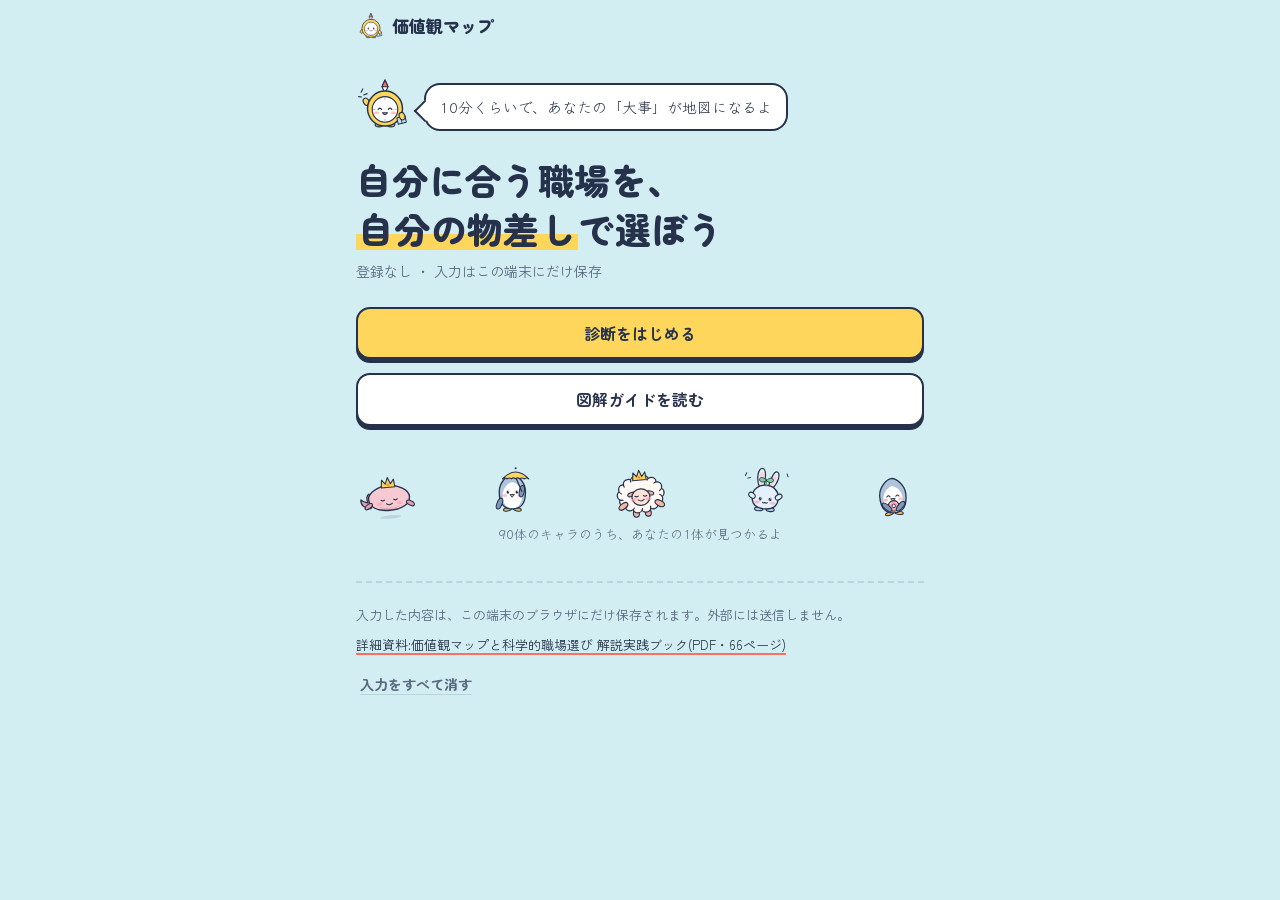
<file: index.html>
<!DOCTYPE html>
<html lang="ja">
<head>
<meta charset="UTF-8">
<meta name="viewport" content="width=device-width, initial-scale=1, viewport-fit=cover">
<title>価値観マップ診断</title>
<meta name="description" content="カードを仕分けて、あなたが大事にしたいことの順位を地図にする診断。職場選びの物差しづくりに。登録なし、入力はこの端末にだけ保存。">
<meta name="theme-color" content="#D3EEF3">
<link rel="icon" href="data:image/svg+xml,%3Csvg xmlns=%22http://www.w3.org/2000/svg%22 viewBox=%220 0 64 64%22%3E%3Cpath d=%22M32 2l5 12H27z%22 fill=%22%23FF6F5E%22 stroke=%22%2326324B%22 stroke-width=%223%22 stroke-linejoin=%22round%22/%3E%3Ccircle cx=%2232%22 cy=%2237%22 r=%2224%22 fill=%22%23FFD65C%22 stroke=%22%2326324B%22 stroke-width=%224%22/%3E%3Ccircle cx=%2232%22 cy=%2238%22 r=%2216%22 fill=%22%23fff%22 stroke=%22%2326324B%22 stroke-width=%223%22/%3E%3Ccircle cx=%2226%22 cy=%2237%22 r=%222.6%22 fill=%22%2326324B%22/%3E%3Ccircle cx=%2238%22 cy=%2237%22 r=%222.6%22 fill=%22%2326324B%22/%3E%3C/svg%3E">
<link rel="preconnect" href="https://fonts.googleapis.com">
<link rel="preconnect" href="https://fonts.gstatic.com" crossorigin>
<link href="https://fonts.googleapis.com/css2?family=Zen+Maru+Gothic:wght@500;700;900&family=Zen+Kaku+Gothic+New:wght@400;500;700&family=Klee+One:wght@600&display=swap" rel="stylesheet">
<link rel="stylesheet" href="app.css">
</head>
<body>
<header class="topbar">
  <a class="logo" href="#/" aria-label="価値観マップ トップへ"><span class="cv" data-m="normal" data-w="30"></span>価値観マップ</a>
  <span class="sp"></span>
  <span id="barRight"></span>
</header>
<main id="app" tabindex="-1" aria-live="polite"></main>
<div class="toast" id="toast" role="status"></div>

<dialog class="dlg" id="saveDlg" aria-labelledby="saveTitle">
  <button type="button" class="iconb x" id="dlgClose" aria-label="閉じる">×</button>
  <div id="saveChoose">
    <h2 id="saveTitle">保存</h2>
    <p class="small">入力内容は、この端末のブラウザに自動で保存されています。ファイルとして手元に残したいときに使ってください。</p>
    <div class="choices">
      <button type="button" class="choice" id="optText"><b>テキスト(Markdown)</b><span>コピーしてメモやAIに貼れる。.md ファイルでも保存できる</span></button>
      <button type="button" class="choice" id="optPdf"><b>PDF</b><span>キャラと図の入ったレポートを表示して、印刷機能からPDFにする</span></button>
    </div>
  </div>
  <div id="saveText" hidden>
    <h2>テキストで保存</h2>
    <textarea id="mdOut" readonly aria-label="保存するテキスト"></textarea>
    <div class="row">
      <button type="button" class="b small" id="mdCopy">コピー</button>
      <button type="button" class="b sec small" id="mdDl">.md で保存</button>
    </div>
    <p class="small" id="mdMsg" role="status"></p>
    <button type="button" class="linkb" id="mdBack">← 形式を選び直す</button>
  </div>
</dialog>

<div id="rpBar">
  <p id="rpHint"></p>
  <button type="button" class="b small" id="rpPrint">印刷・PDFに保存</button>
  <button type="button" class="b sec small" id="rpBack">もどる</button>
</div>
<div id="report"></div>

<script src="content.js"></script>
<script src="chara.js"></script>
<script src="app.js"></script>
</body>
</html>
</file>
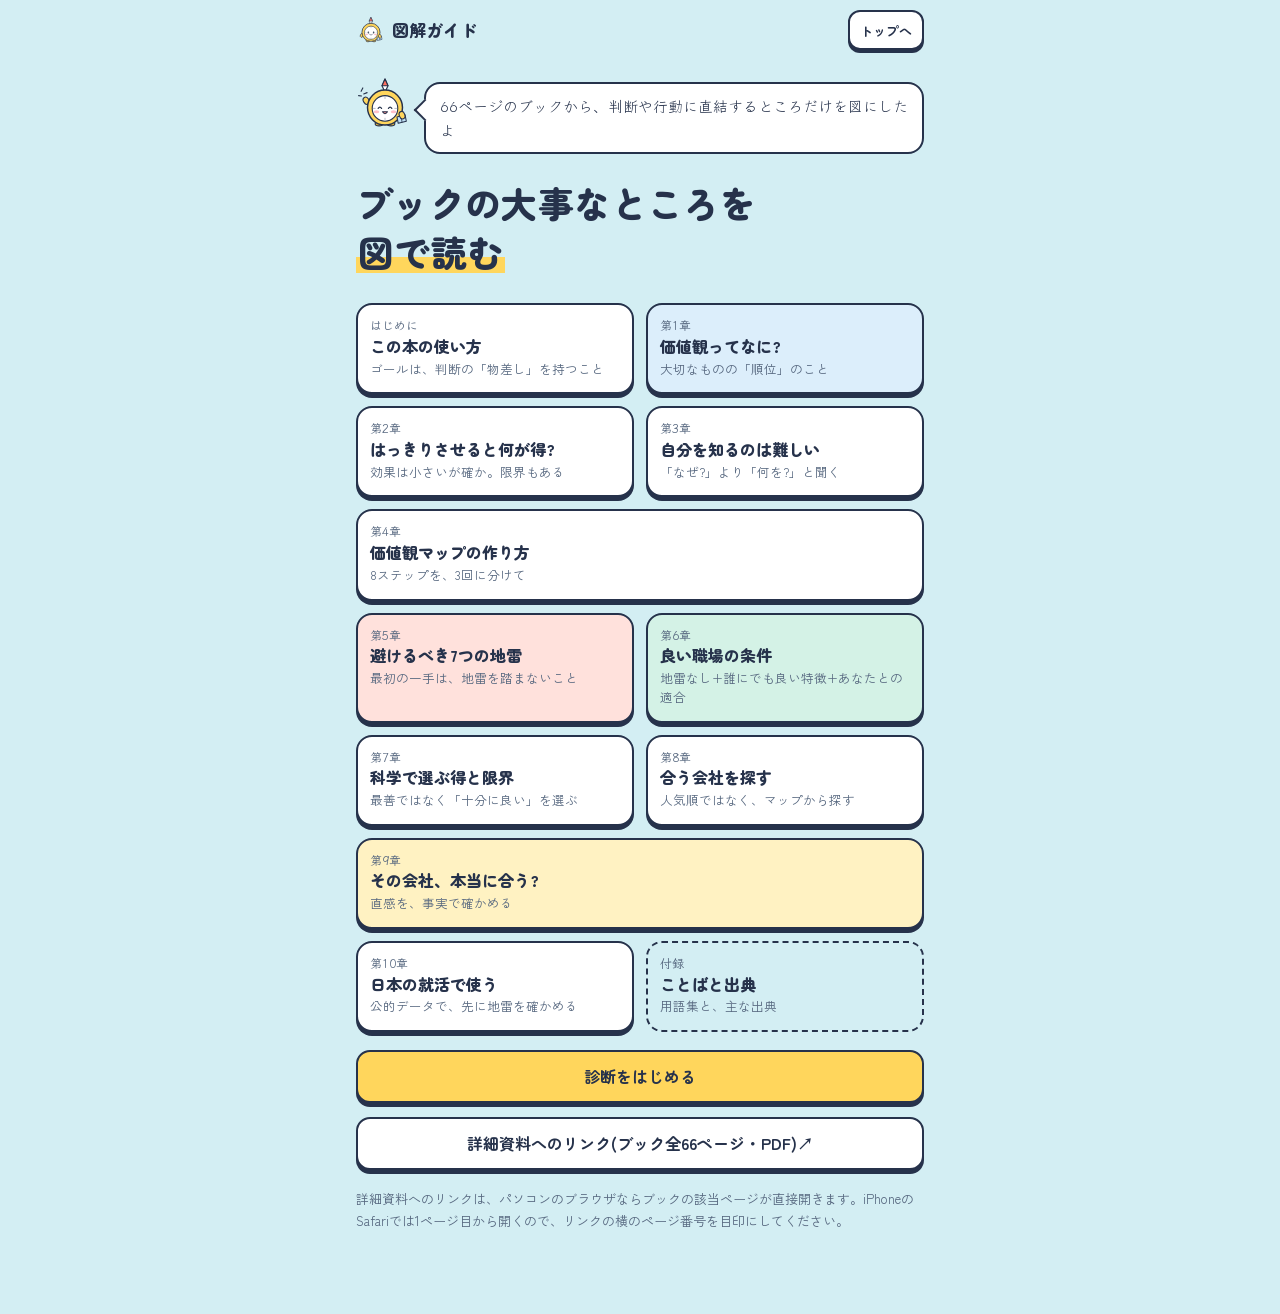
<file: guide.html>
<!DOCTYPE html>
<html lang="ja">
<head>
<meta charset="UTF-8">
<meta name="viewport" content="width=device-width, initial-scale=1, viewport-fit=cover">
<title>価値観マップ 図解ガイド</title>
<meta name="description" content="解説実践ブック(66ページ)の大事なところだけを、図で読める図解ガイド。価値観、自己認識、避けるべき職場、良い職場の条件、会社の選び方。">
<meta name="theme-color" content="#D3EEF3">
<link rel="icon" href="data:image/svg+xml,%3Csvg xmlns=%22http://www.w3.org/2000/svg%22 viewBox=%220 0 64 64%22%3E%3Cpath d=%22M32 2l5 12H27z%22 fill=%22%23FF6F5E%22 stroke=%22%2326324B%22 stroke-width=%223%22 stroke-linejoin=%22round%22/%3E%3Ccircle cx=%2232%22 cy=%2237%22 r=%2224%22 fill=%22%23FFD65C%22 stroke=%22%2326324B%22 stroke-width=%224%22/%3E%3Ccircle cx=%2232%22 cy=%2238%22 r=%2216%22 fill=%22%23fff%22 stroke=%22%2326324B%22 stroke-width=%223%22/%3E%3Ccircle cx=%2226%22 cy=%2237%22 r=%222.6%22 fill=%22%2326324B%22/%3E%3Ccircle cx=%2238%22 cy=%2237%22 r=%222.6%22 fill=%22%2326324B%22/%3E%3C/svg%3E">
<link rel="preconnect" href="https://fonts.googleapis.com">
<link rel="preconnect" href="https://fonts.gstatic.com" crossorigin>
<link href="https://fonts.googleapis.com/css2?family=Zen+Maru+Gothic:wght@500;700;900&family=Zen+Kaku+Gothic+New:wght@400;500;700&family=Klee+One:wght@600&display=swap" rel="stylesheet">
<link rel="stylesheet" href="app.css">
</head>
<body>
<header class="topbar">
  <a class="logo" href="#/" aria-label="図解ガイドの目次へ"><span class="cv" data-m="normal" data-w="30"></span>図解ガイド</a>
  <span class="sp"></span>
  <a class="iconb" href="index.html">トップへ</a>
</header>
<main id="app" tabindex="-1"></main>

<script src="content.js"></script>
<script src="chara.js"></script>
<script>
/* 図解ガイド:ブックの大事なところだけを、1章1ページの図にする */
(function(){
"use strict";
const {VALS,QN,CARDS,MINES,OT,AX,HEX,BOOK,WHY_WHAT}=window.Content;const CH=window.Chara;
const $=s=>document.querySelector(s),$$=s=>Array.from(document.querySelectorAll(s));
const esc=s=>String(s==null?"":s).replace(/[&<>"']/g,c=>({"&":"&amp;","<":"&lt;",">":"&gt;",'"':"&quot;","'":"&#39;"}[c]));
const pdf=p=>`${encodeURI(BOOK)}#page=${p}`;
const bars=(rows,max,cls)=>`<div class="gbars ${cls||""}">${rows.map(([l,x,v])=>`<div><span>${esc(l)}</span><i><u style="width:${Math.max(2,Math.min(100,x/max*100)).toFixed(0)}%"></u></i><em>${esc(v)}</em></div>`).join("")}</div>`;
const tbl=(head,rows)=>`<div class="tblwrap"><table><tr>${head.map(h=>`<th>${esc(h)}</th>`).join("")}</tr>${rows.map(r=>`<tr>${r.map(x=>`<td>${x}</td>`).join("")}</tr>`).join("")}</table></div>`;
function wheel(){const R=108,cx=160,cy=150;let g=`<circle cx="${cx}" cy="${cy}" r="${R+22}" fill="none" stroke="var(--hair)" stroke-width="2"/>`;
 VALS.forEach((v,i)=>{const a=(i*36-90)*Math.PI/180,x=cx+R*Math.cos(a),y=cy+R*Math.sin(a);
  g+=`<g class="wv" data-i="${i}" tabindex="0" role="button" aria-label="${v.n}"><circle cx="${x.toFixed(1)}" cy="${y.toFixed(1)}" r="19" fill="var(--q-${v.q})" stroke="var(--outline)" stroke-width="2"/><text x="${x.toFixed(1)}" y="${(y+(y<cy-5?-26:33)).toFixed(1)}" text-anchor="middle" font-size="12.5" font-weight="700" fill="currentColor" font-family="Zen Maru Gothic, sans-serif">${v.n}</text><text x="${x.toFixed(1)}" y="${(y+5).toFixed(1)}" text-anchor="middle" font-size="14" fill="#26324B">${["★","!","♪","↑","♛","☂","✿","☕","♥","☘"][i]}</text></g>`;});
 [["変化への開放性",18],["自己高揚",120],["保守",212],["自己超越",302]].forEach(([t,d])=>{const a=(d-90)*Math.PI/180;g+=`<text x="${(cx+R*.45*Math.cos(a)).toFixed(1)}" y="${(cy+R*.45*Math.sin(a)+4).toFixed(1)}" text-anchor="middle" font-size="11" fill="currentColor" opacity=".65" font-family="Zen Maru Gothic, sans-serif">${t}</text>`;});
 return `<svg class="wheel" viewBox="0 0 320 305" role="group" aria-label="Schwartzの10の価値の円環。タップで説明">${g}</svg><div class="card" id="wInfo" aria-live="polite"><p class="small" style="margin:0">価値をタップすると、説明とキャラが出るよ</p></div>`;}
function bindWheel(){$$(".wv").forEach(g=>{const f=()=>{const i=+g.dataset.i,v=VALS[i],c=CH.V[i];$("#wInfo").innerHTML=`<div style="display:flex;gap:12px;align-items:center"><span class="cv" data-c="${i}-${i}x" data-w="70"></span><div><b style="font:900 19px/1.3 var(--round)">${esc(v.n)}</b> <span class="qchip ${v.q}">${esc(v.q==="hed"?"開放性と自己高揚の境目":QN[v.q])}</span><p style="margin:4px 0 0">${esc(v.d)}</p><p class="small" style="margin:2px 0 0">仕事では:${esc(v.w)}</p></div></div><p class="small" style="margin:6px 0 0">カードの例:${CARDS[v.n].map(c=>esc(c[0])).join("、")}</p>`;CH.paint($("#wInfo"));$$(".wv").forEach(x=>x.classList.toggle("on",x===g));};g.addEventListener("click",f);g.addEventListener("keydown",e=>{if(e.key==="Enter"||e.key===" "){e.preventDefault();f();}});});}
const flow=(steps)=>`<div class="gflow">${steps.map((s,i)=>`${i?`<span class="ar" aria-hidden="true">↓</span>`:""}<div class="gs"><b>${esc(s[0])}</b>${s[1]?`<span>${esc(s[1])}</span>`:""}${s[2]?`<a href="index.html#/${s[2]}" class="try">やってみる →</a>`:""}</div>`).join("")}</div>`;
const tiers=rows=>`<div class="tiers">${rows.map(([a,b],i)=>`<div style="--i:${i}"><b>${esc(a)}</b><span>${esc(b)}</span></div>`).join("")}</div>`;

// 章:t=タイトル、s=一言まとめ、fig=図、pts=要点3つ、go=診断で試す[ラベル,ルート]、p=ブックのページ、pl=ページの表記
const CHS=[
 {t:"この本の使い方",s:"ゴールは、判断の「物差し」を持つこと",p:3,pl:"序章 p.3",go:[["入口の4問",`q/1`]],
  fig:()=>`<h3>3部の関係</h3>${flow([["第1部 価値観を知る","1〜4章 → あなたの価値観マップ(判断の物差し)"],["第2部 職場を科学する","5〜7章 → 避けるべき条件と、合う条件の知識"],["第3部 実践","8〜10章 → 方法A 能動的に探す / 方法B 候補を確かめる"]])}
   <h3>根拠の強さのものさし</h3>${bars([["メタ分析・系統的レビュー",5,"最も高い"],["大規模な追跡研究・RCT",4,"高い"],["自然実験",3,"中〜高"],["横断研究(ある一時点)",2,"中"],["書籍・解説記事",1,"補助"]],5)}
   <h3>効果の大きさの目安</h3>${tbl(["指標","小","中","大"],[["相関 r","0.1","0.3","0.5"],["差の大きさ d・g","0.2","0.5","0.8"],["リスクの倍率 RR","1.1〜1.3","1.5","2以上"]])}`,
  pts:["就活を通るための自己PRではなく、内定が複数出たときや、入社3年目に迷ったときにも使える物差しを作る","研究は「効いた/効かなかった」ではなく「どれくらいの大きさか」で読む","時間がない人は、価値観マップ(第4章)と避けるべき条件(第5章)だけ先に"]},
 {t:"価値観ってなに?",s:"大切なものの「順位」のこと",p:6,pl:"第1章 p.6",go:[["価値観診断","m1"]],
  fig:()=>`<h3>Schwartzの10の価値(タップで説明)</h3>${wheel()}<p class="small">隣り合う価値は両立しやすく、向かい合う価値はぶつかりやすい。80か国以上のデータで確かめられた構造です。</p>
   <h3>価値は「方角」、目標は「目的地」</h3><div class="compass2"><div><span class="cv" data-m="normal" data-w="64"></span><b>価値=方角</b><span>「学び続ける人でいる」終わりがなく、毎日の行動で体現できる</span></div><div><span class="flag" aria-hidden="true">⚑</span><b>目標=目的地</b><span>「資格を取る」達成したら終わる</span></div></div>
   <h3>価値観・性格・興味・目標の違い</h3>${tbl(["","問い","職場選びでの役割"],[["<b>価値観</b>","何が大切か","何を満たす職場を選ぶかの基準"],["性格","どう振る舞いやすいか","どんな環境で消耗しにくいか"],["興味","何をしていると楽しいか","どんな作業内容が向くか"],["目標","何を達成したいか","期限つきの目印"]])}`,
  pts:["多くの人は「誠実さも成長も家族も大事」と答える。選択を決めるのは、ぶつかったときにどちらを取るかという順位","価値観と行動の関係は中程度。だから価値観に沿って動ける環境を選ぶことが大事","大学生の今の価値観は暫定版。年に1回見直して更新しよう"],after:bindWheel},
 {t:"はっきりさせると何が得?",s:"効果は小さいが確か。限界もある",p:10,pl:"第2章 p.10",go:[["価値観診断","m1"],["エピソード検証","m2"]],
  fig:()=>`<h3>効果の大きさ</h3>${bars([["ACT(価値の明確化が中心の心理療法)",.57,"g≈0.57"],["キャリア支援全般",.3,"d≈0.3"],["価値観アファメーション(プレッシャーの中)",.15,"小さいが確か"],["同(プレッシャーのないとき)",.01,"≈0"]],.8)}
   <div class="twocol"><div class="g"><h4>得すること</h4><ul><li>プレッシャーの中で気持ちを支える</li><li>価値観に沿った目標は努力が続き、達成で幸福が増す</li><li>書くワークで進路の決め方が上手くなる</li></ul></div><div class="l"><h4>限界と注意</h4><ul><li>ブラックな職場を我慢する道具にしてはいけない</li><li>就活で受けのいい「借り物の言葉」を選ぶと逆効果</li><li>「なぜ?」を繰り返すと考えすぎのループに</li></ul></div></div>`,
  pts:["大切な価値を1〜2つ選んで10〜15分書くだけで、脅威の中の成績差が縮んだ研究がある","「親が喜ぶから」で選んだ目標は、達成しても幸福につながりにくい","エピソードで裏づけられない価値は「保留」にして、借り物をふるい落とす"]},
 {t:"自分を知るのは難しい",s:"「なぜ?」より「何を?」と聞く",p:13,pl:"第3章 p.13",go:[["自己認識チェック","m3"]],
  fig:()=>`<h3>知っているつもりと、実際</h3><div class="vs2"><div><b>約95%</b><span>自分は自己認識できていると思っている人</span></div><div class="lo"><b>約10〜15%</b><span>研究の基準で、実際に自己認識が高かった人</span></div></div><p class="small">Eurichの研究チームの推計。自己評価と客観的な成績の相関も r≈0.29 にとどまる(22のメタ分析の統合)。</p>
   <h3>自己認識の4タイプ</h3><div class="tgrid"><div class="tcell"><b>内省家</b><span>自分は分かるが、周りの目に無頓着</span></div><div class="tcell"><b>自己認識者</b><span>両方そろっている</span></div><div class="tcell"><b>探索者</b><span>自分も周りの見方も探している途中</span></div><div class="tcell"><b>迎合者</b><span>周りの期待に合わせ、自分の望みを見失う。就活で多い</span></div></div><p class="small">たて:自分の内面の理解 / よこ:周りからの見え方の理解</p>
   <h3>問いの言い換え</h3><div class="ww">${WHY_WHAT.map(([a,b])=>`<div><s>${esc(a)}</s><b>→ ${esc(b)}</b></div>`).join("")}</div>`,
  pts:["「なぜ?」の答えは、あとから作ったもっともらしい物語になりやすい。具体的な出来事を集めよう","自分の問題は、親友の問題だと思って三人称で考えると、賢く判断できる","価値観は自分で掘り、「どんな場面で力を発揮しているか」は人に聞く"]},
 {t:"価値観マップの作り方",s:"8ステップを、3回に分けて",p:18,pl:"第4章 p.18",go:[["価値観診断","m1"],["エピソード検証","m2"],["ギャップ診断","m4"]],
  fig:()=>`<h3>8つのステップ</h3>${flow([["1日目 Step0〜4","準備、感情が動いた出来事、カードの仕分け、トップ5、エピソード検証","m1"],["数日後 Step5〜7","円環で重心と葛藤を見る、自分の言葉で定義、ギャップと小さな行動","m4"],["1〜2週間後 Step8","身近な人に聞いて確かめ、マップを完成","m3"]])}
   <p class="small">時間を空けて見直すほうが、一時の気分の影響が薄まって精度が上がります。</p>`,
  pts:["体験で裏づけられない価値は「保留」。6位の価値と入れ替えてもう一度確かめる","同じ「成長」でも意味は人それぞれ。満たされているときの状態を具体的に書く","ギャップが大きい価値は、職場選びで特に重視する候補"]},
 {t:"避けるべき7つの地雷",s:"最初の一手は、地雷を踏まないこと",p:27,pl:"第5章 p.27",go:[["地雷センサー","m5"]],
  fig:()=>`<h3>地雷が健康に与える影響</h3>${bars([["長時間労働 → 脳卒中",.33,"1.33倍"],["高ストレイン → うつ病",.27,"1.27倍"],["努力が報われない → うつ病",.49,"1.49倍"]],.6,"red")}<p class="small">その条件がない人と比べたリスクの高さ。1つ1つは「3割増し」ほどでも、何十年も積み重なります。</p>
   <h3>7つの地雷</h3><div class="minecards">${MINES.map((M,i)=>`<div><span class="mtag">地雷 ${i+1}</span><b>${esc(M.n)}</b><span>${esc(M.d)}</span></div>`).join("")}</div>
   <h3>残業のものさし(月)</h3>${tiers([["20時間以下","健全な水準"],["45時間以下","法律の原則の上限。部署差を確かめる"],["80時間以下","研究で健康リスクが上がる水準に近い。要警戒"],["80時間超","過労死ライン。避けるべき"]])}`,
  pts:["長時間労働、裁量なき激務、報われない努力、不公正、無礼、ハラスメント、雇用不安は、価値観にかかわらず避ける","忙しさそのものより「忙しいのに自分で決められない」が問題","地雷は青少年雇用情報やOB・OG訪問で、事実で確かめる"]},
 {t:"良い職場の条件",s:"地雷なし+誰にでも良い特徴+あなたとの適合",p:33,pl:"第6章 p.33",go:[["理想の職場","m6"]],
  fig:()=>`<h3>良い職場の3段</h3>${tiers([["地雷がない","第5章。まずここ"],["誰にでも良い特徴","裁量、フィードバック、支え合い、心理的安全性"],["あなたとの適合","価値観、興味、上司・チーム、働き方"]])}
   <h3>3つの心の欲求</h3><div class="needs"><div><b>自律性</b><span>自分の意思で動いている</span></div><div><b>有能感</b><span>自分はできると感じる</span></div><div><b>関係性</b><span>人とつながり、大切にされている</span></div></div>
   <h3>忙しさには2種類ある</h3><div class="twocol"><div class="g"><h4>挑戦的な忙しさ</h4><ul><li>仕事の量、時間的プレッシャー、大きな責任</li><li>やりがいにもなる</li></ul></div><div class="l"><h4>邪魔な忙しさ</h4><ul><li>あいまいな役割、矛盾する指示、無駄な手続き</li><li>意欲を下げ、辞めたくなる</li></ul></div></div>
   <h3>良い職場を評価する12の軸</h3><ol class="ax12">${AX.map((a,i)=>`<li class="${i<7?"":"fit"}">${esc(a.n)}</li>`).join("")}</ol><p class="small">1〜7は誰にとっても大切、8〜12は人によって違う「適合」。</p>`,
  pts:["仕事の中身だけでなく「誰と、どんな関係で働くか」が同じくらい大事","「合っている感」は満足と強く結びつくが、実際の一致とはずれることがある","日本では、職種より組織・上司・チームとの相性が満足を左右しやすい"]},
 {t:"科学で選ぶ得と限界",s:"最善ではなく「十分に良い」を選ぶ",p:39,pl:"第7章 p.39",go:[["企業マッチ度","m7"]],
  fig:()=>`<h3>新卒の3年以内離職率(2022年3月卒)</h3>${bars([["大学卒",33.8,"33.8%"],["高校卒",37.9,"37.9%"],["短大など",44.5,"44.5%"]],50)}
   <h3>初めての会社を辞めた理由(上位)</h3>${bars([["労働時間・休日・休暇の条件",28.5,"28.5%"],["人間関係がよくなかった",26.4,"26.4%"]],40,"red")}<p class="small">離職理由の上位は、第5章の地雷や第6章の人間関係とそのまま重なります。</p>
   <h3>最大化と満足化</h3><div class="twocol"><div class="l"><h4>最大化型(最善を探し続ける)</h4><ul><li>初任給は約20%高かった</li><li>でも就職後の満足度は低く、不安や後悔が多い</li></ul></div><div class="g"><h4>満足化型(基準を満たせば決める)</h4><ul><li>NGなし+必須を満たす中から選ぶ</li><li>満足しやすい</li></ul></div></div>`,
  pts:["人は「有名企業なら幸せ」のように、1つの要素の影響を大きく見積もりがち(焦点化の錯覚)","研究は平均の話。確率を上げる道具であって、保証ではない","地雷の除外は科学に厳密に従い、合う職場の選択は自分の価値観で決める"]},
 {t:"合う会社を探す",s:"人気順ではなく、マップから探す",p:42,pl:"第8章 p.42",go:[["理想の職場","m6"],["企業マッチ度","m7"]],
  fig:()=>`<h3>候補の絞り方</h3><div class="funnel"><span style="width:100%">30〜50社 公開データを確認(1社10分)</span><span style="width:78%">10〜20社 点数をつけて比べる(1社30分)</span><span style="width:56%">3〜5社 1社検証(1社2〜3時間)</span></div>
   <h3>価値 → 職場の条件</h3>${tbl(["価値","職場の条件","確かめる事実"],[["自己志向","裁量が大きい、専門性","若手の担当範囲、職種別採用"],["刺激","変化、新しい挑戦","新規事業の数、海外駐在"],["快楽","余暇、心地よさ","残業時間、年間休日"],["達成","成果の評価、成長","評価制度、昇進スピード"],["権力","高い報酬、影響力","年収モデル、管理職の年齢"],["安全","雇用と生活の安定","業績推移、離職率、転勤"],["同調","ルールと役割が明確","職務範囲の明確さ"],["伝統","歴史や文化を大切に","創業年、地域との関わり"],["慈善","仲間を大切に","チーム構成、1on1の頻度"],["普遍主義","社会や環境への貢献","事業の社会的影響、多様性"]])}
   <h3>条件の3段階</h3>${tiers([["NG条件(5〜10個)","1つでも当てはまれば候補から外す"],["必須条件(3個ほど)","すべて満たす必要がある"],["歓迎条件(5〜8個)","満たすほど良い"]])}`,
  pts:["知っている会社だけから選ぶと、有名なBtoC企業にかたよる。認定制度や業界地図で広く集める","必須は3つまで。5つを超えると当てはまる会社がほとんどなくなる","点数は結論ではなく話し合いの材料。NGに当たれば点数が高くても外す"]},
 {t:"その会社、本当に合う?",s:"直感を、事実で確かめる",p:50,pl:"第9章 p.50",go:[["1社検証","m8"]],
  fig:()=>`<h3>確かめる流れ</h3>${flow([["B0 惹かれている理由を分ける","表面 / 選考体験 / 日々の体験"],["B1 地雷チェック","あり → 追加調査か除外"],["B2 12の軸で採点","根拠がなければ3点"],["B3 トップ5の根拠","満たされると言える事実はある?"],["B4 価値のずれ","あなたと会社の差を見る"],["B5 事前検死","3年後に後悔しているとしたら、なぜ?"],["B6 親友ならどう言う?","三人称で最終判定"]])}
   <h3>評価を聞く質問より、事実を聞く質問</h3>${tbl(["避ける","使う"],[["裁量はありますか?","入社2年目の方は、どんな判断を自分でしていますか?"],["雰囲気は良いですか?","仕事で困ったとき、最初に誰に相談しますか?"],["残業は多いですか?","昨日は何時に退社しましたか?"],["辞める人は多いですか?","同期のうち、今も在籍しているのは何人くらいですか?"]])}
   <h3>判定の4段階</h3><div class="verd4"><span class="ok">合う</span><span class="mid">条件つき</span><span class="gap">ずれ</span><span class="ng">避ける</span></div>`,
  pts:["面接官が感じよかった、有名だった、という理由は「ハロー効果」を生みやすい","「最近の」「具体的な例」を、立場の違う2〜3人に聞く","事前検死で見落としていたリスクを見つけ、確かめ方と対処を決めておく"]},
 {t:"日本の就活で使う",s:"公的データで、先に地雷を確かめる",p:56,pl:"第10章 p.56",go:[["プログラム","program"]],
  fig:()=>`<h3>信頼できる情報源</h3>${tbl(["情報源","分かること"],[["青少年雇用情報","新卒の離職者数、月平均残業、有給取得日数"],["就職四季報","3年後離職率、残業、有給、平均年収、転勤"],["しょくばらぼ","企業が公開した労働時間・休暇などのデータ"],["job tag","職業の仕事内容、興味・価値観の検査"],["認定制度","ユースエール、くるみん、えるぼし、健康経営優良法人"]])}
   <h3>いつ何をする?</h3>${tbl(["時期","やること"],[["1〜2年生","価値観マップの初版。バイト・サークル・ゼミで小さな行動実験"],["3年生 4〜6月","マップを完成。興味検査。条件と職種の方向を決める"],["3年生 夏","候補を集める。インターンで生の情報"],["3年生 秋冬","地雷で絞る。OB・OG訪問。マップを更新"],["4年生 春夏","面接。気になる会社は1社検証"],["入社後","年1回の見直し、仕事の工夫(ジョブ・クラフティング)"]])}`,
  pts:["青少年雇用情報は、応募者が企業に提供を求められる。あいまいな返答も判断材料","選考では価値観を偽らない。演じると合わない会社に受かる確率が上がるだけ","地雷があって心身の不調があるなら、我慢せず早めに相談する"]},
 {t:"ことばと出典",s:"用語集と、主な出典",p:60,pl:"付録 p.60",go:[],
  fig:()=>`<h3>用語集</h3><dl class="gloss">${GL.map(g=>`<dt>${esc(g[0])}</dt><dd>${esc(g[1])}</dd>`).join("")}</dl>
   <h3>主な出典</h3><ul class="srcs2">${SRC.map(s=>`<li>${s[1]?`<a href="${esc(s[1])}" target="_blank" rel="noopener">${esc(s[0])}</a>`:esc(s[0])}</li>`).join("")}</ul>`,
  pts:["数字は主にメタ分析や大規模な追跡研究から","研究の多くは欧米のデータ。日本の慣行も考えて読む","詳しい解説と全出典は、解説実践ブックの付録へ"]}];
// 用語集と出典(前のページと同じもの)
const GL=[["価値観","場面を超えて選択を方向づける「大切さ」の順位"],["Schwartzの円環","10の価値。隣は両立、向かいは葛藤"],["価値観アファメーション","大切な価値を短く書く。脅威下の緩衝材"],["自己一致モデル","価値観に沿う目標は続き、達成で幸福が増す"],["内的・外的自己認識","自分の内面の理解/他者からの見え方の理解"],["反芻と内省","不安からの堂々巡り/好奇心からの探究"],["自己距離化","三人称で考えて判断を賢明にする"],["知的謙虚さ","証拠で自分の考えを修正できる性質"],["高ストレイン","要求が高く裁量が低い状態"],["努力-報酬不均衡","努力に見合う給与・承認・安定がない状態"],["職場の無礼","害意があいまいな低強度の失礼な行動"],["職務特性","多様性・完結性・重要性・自律性・フィードバック"],["自己決定理論","自律性・有能感・関係性の3欲求"],["JD-Rモデル","要求は疲れ、資源は熱意を生む"],["心理的安全性","失敗や反対を言っても罰せられない信念"],["P-E適合","個人と仕事・組織・チーム・上司の一致"],["RIASEC","6つの職業興味タイプ"],["満足化","基準を満たせば決める選び方"],["事前検死","失敗した未来を想像して原因を洗い出す"],["ジョブ・クラフティング","仕事のやり方・関係・意味を自分で工夫"]];
const SRC=[["Schwartz 基本的人間価値理論","https://scholarworks.gvsu.edu/orpc/vol2/iss1/11/"],["Miller et al.(2001)Personal Values Card Sort",""],["Wu, Spreckelsen & Cohen(2021)価値観アファメーションのメタ分析","https://ouci.dntb.gov.ua/en/works/legZObk7/"],["Sheldon & Elliot(1999)自己一致モデル",""],["Eurich(2017, 2018)自己認識の研究","https://hbr.org/podcast/2018/06/how-to-become-more-self-aware"],["Trapnell & Campbell(1999)反芻と内省",""],["Grossmann & Kross(2014)ソロモンのパラドックス",""],["Leary et al.(2017)知的謙虚さ",""],["Kivimäki et al.(2015, Lancet)長時間労働","https://www.thelancet.com/pdfs/journals/lancet/PIIS0140-6736(15)60295-1.pdf"],["Pega et al.(2021)WHO/ILO推計","https://www.ncbi.nlm.nih.gov/pmc/articles/PMC8204267/"],["Madsen et al.(2017)ジョブストレインとうつ病","https://www.cambridge.org/core/journals/psychological-medicine/article/job-strain-as-a-risk-factor-for-clinical-depression-systematic-review-and-metaanalysis-with-additional-individual-participant-data/9EF85F9574FF0B929E01184B7B40B47D"],["Rugulies et al.(2017)努力-報酬不均衡とうつ病",""],["Namin et al.(2021)職場の無礼と離職意図","https://www.ncbi.nlm.nih.gov/pmc/articles/PMC8751201/"],["Verkuil et al.(2015)いじめと精神的健康","https://journals.plos.org/plosone/article?id=10.1371%2Fjournal.pone.0135225"],["Sverke et al.(2002)雇用不安","https://www.semanticscholar.org/paper/No-security:-a-meta-analysis-and-review-of-job-and-Sverke-Hellgren/2a5fea74ecc95113adf0385104adcb18a8c0333c"],["Humphrey et al.(2007)職務特性のメタ分析","http://www.morgeson.com/downloads/humphrey_nahrgang_morgeson_2007.pdf"],["自己決定理論と職場のメタ分析","https://escholarship.org/uc/item/655196mt"],["Kristof-Brown et al.(2005)適合のメタ分析","https://onlinelibrary.wiley.com/doi/abs/10.1111/j.1744-6570.2005.00672.x"],["Verquer et al.(2003)組織適合のメタ分析","https://www.sciencedirect.com/science/article/abs/pii/S0001879102000362"],["Oh et al.(2014)適合の国際比較",""],["Judge et al.(2010)給与と満足",""],["Iyengar, Wells & Schwartz(2006)最大化と満足",""],["Schmidt & Hunter(1998)選考方法の妥当性",""],["Rudolph et al.(2017)ジョブ・クラフティング",""],["厚生労働省 新規学卒就職者の離職状況(令和4年3月卒)","https://www.rodo.co.jp/column/206987/"],["厚生労働省 令和5年若年者雇用実態調査","https://jinjibu.jp/news/detl/24261/"]];

function toc(){const h=`<section class="hero" style="padding-top:4px">
 <div class="guide"><span class="cv alive" data-m="cheer" data-w="58"></span><p class="bubble">66ページのブックから、判断や行動に直結するところだけを図にしたよ</p></div>
 <h1>ブックの大事なところを<br><span class="mk">図で読む</span></h1></section>
 <div class="gtoc">${CHS.map((c,i)=>`<a class="gc g${i}" href="#/c/${i}"><span class="no">${i===0?"はじめに":i===11?"付録":"第"+i+"章"}</span><b>${esc(c.t)}</b><span>${esc(c.s)}</span></a>`).join("")}</div>
 <div class="btns"><a class="b wide" href="index.html">診断をはじめる</a><a class="b sec wide" href="${pdf(1)}" target="_blank" rel="noopener">詳細資料へのリンク(ブック全66ページ・PDF)↗</a></div>
 <p class="small">詳細資料へのリンクは、パソコンのブラウザならブックの該当ページが直接開きます。iPhoneのSafariでは1ページ目から開くので、リンクの横のページ番号を目印にしてください。</p>`;
 return{h,title:"目次"};}
function chapter(i){const c=CHS[i];if(!c)return toc();
 const h=`<p class="small" style="margin:8px 0 0">${i===0?"はじめに":i===11?"付録":"第"+i+"章"}</p><h1 class="q" style="margin-top:0">${esc(c.t)}</h1>
 <div class="memo"><h3>一言まとめ</h3><p style="margin:0;font-size:18px">${esc(c.s)}</p></div>
 <div class="gfig">${c.fig()}</div>
 <div class="card"><h3>要点3つ</h3><ol class="pts3">${c.pts.map(p=>`<li>${esc(p)}</li>`).join("")}</ol></div>
 ${c.go.length?`<div class="btns">${c.go.map((g,k)=>`<a class="b ${k?"sec ":""}wide" href="index.html#/${g[1]}">診断でやってみる:${esc(g[0])}</a>`).join("")}</div>`:""}
 <p class="pdfl"><a href="${pdf(c.p)}" target="_blank" rel="noopener">詳細資料へのリンク(${esc(c.pl)})↗</a></p>
 <nav class="chnav">${i>0?`<a class="b sec small" href="#/c/${i-1}">← ${esc(CHS[i-1].t)}</a>`:"<span></span>"}${i<CHS.length-1?`<a class="b sec small" href="#/c/${i+1}">${esc(CHS[i+1].t)} →</a>`:""}</nav>`;
 return{h,title:c.t,after:c.after};}
function render(){const m=(location.hash||"").match(/^#\/c\/(\d+)/);const r=m?chapter(+m[1]):toc();
 $("#app").innerHTML=`<div class="screen">${r.h}</div>`;document.title=`${r.title} | 価値観マップ 図解ガイド`;CH.paint(document);window.scrollTo(0,0);if(r.after)r.after();}
window.addEventListener("hashchange",render);render();
})();
</script>
</body>
</html>
</file>
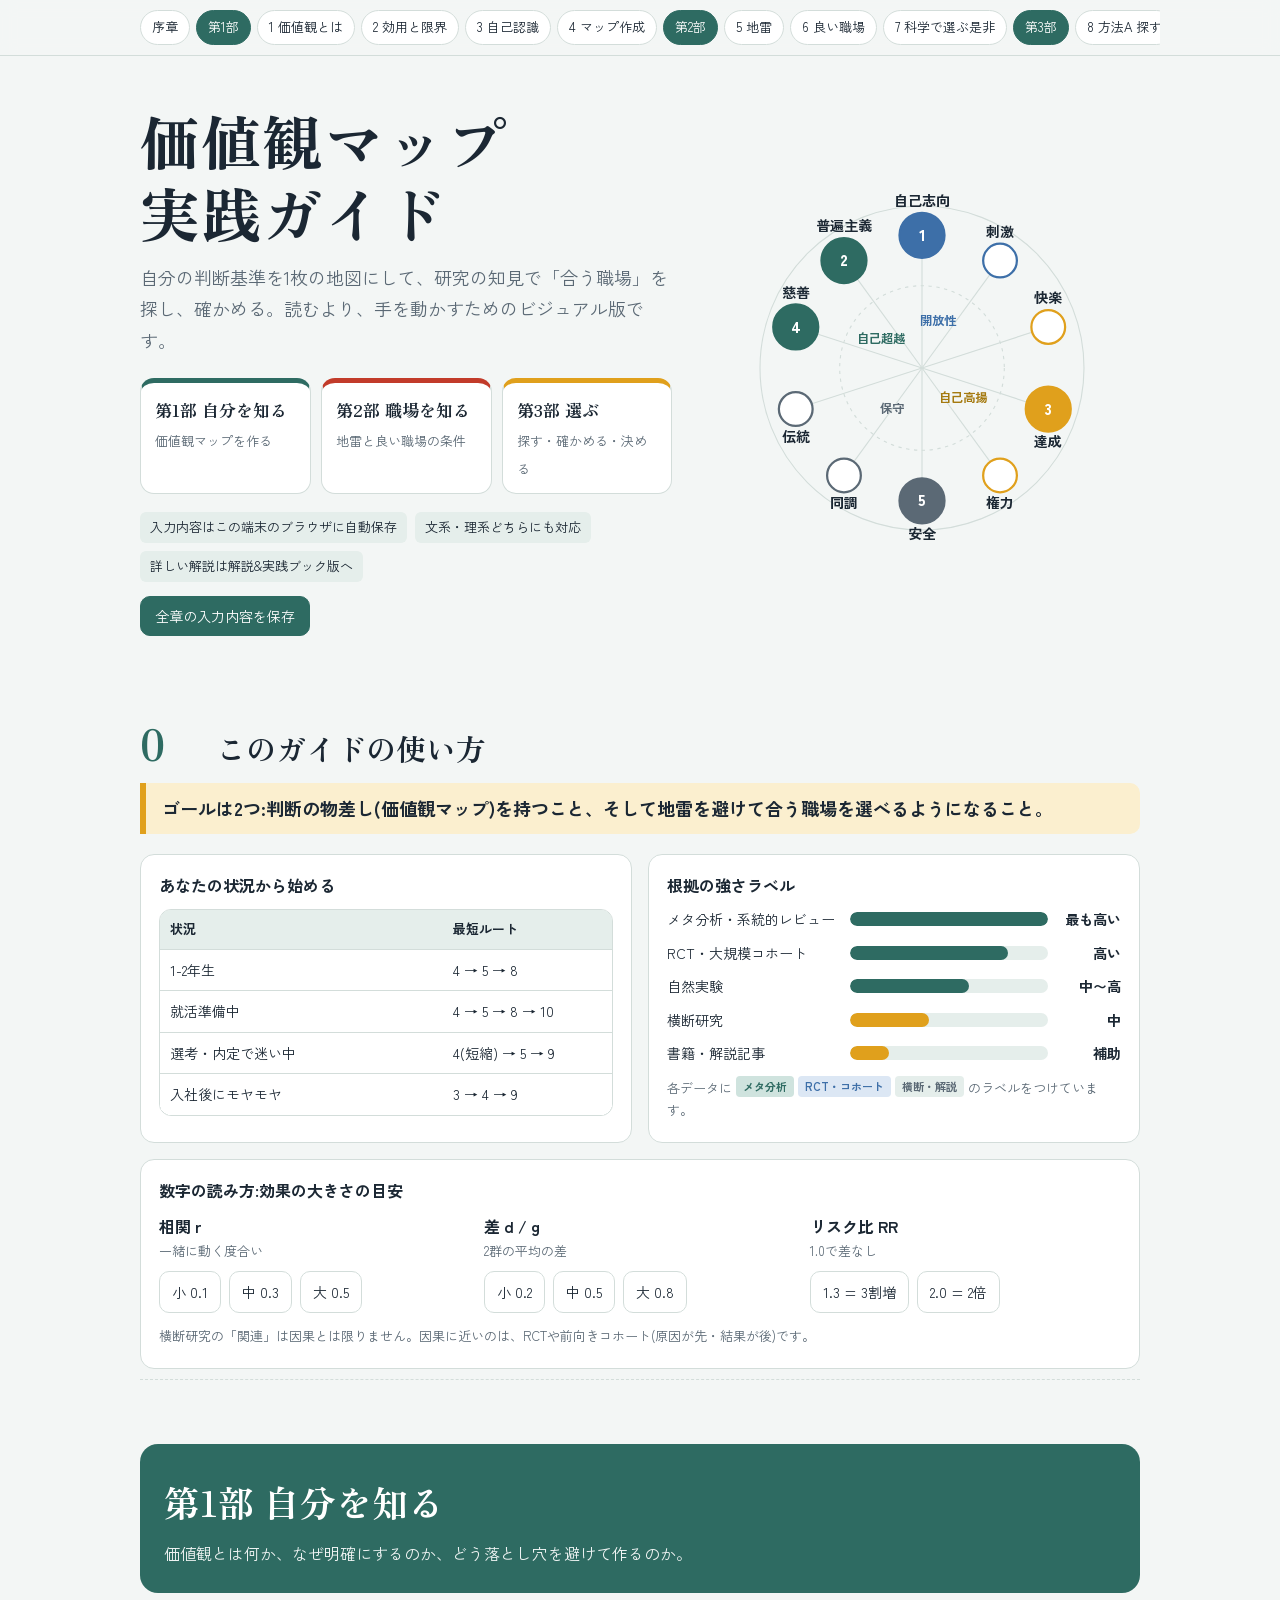
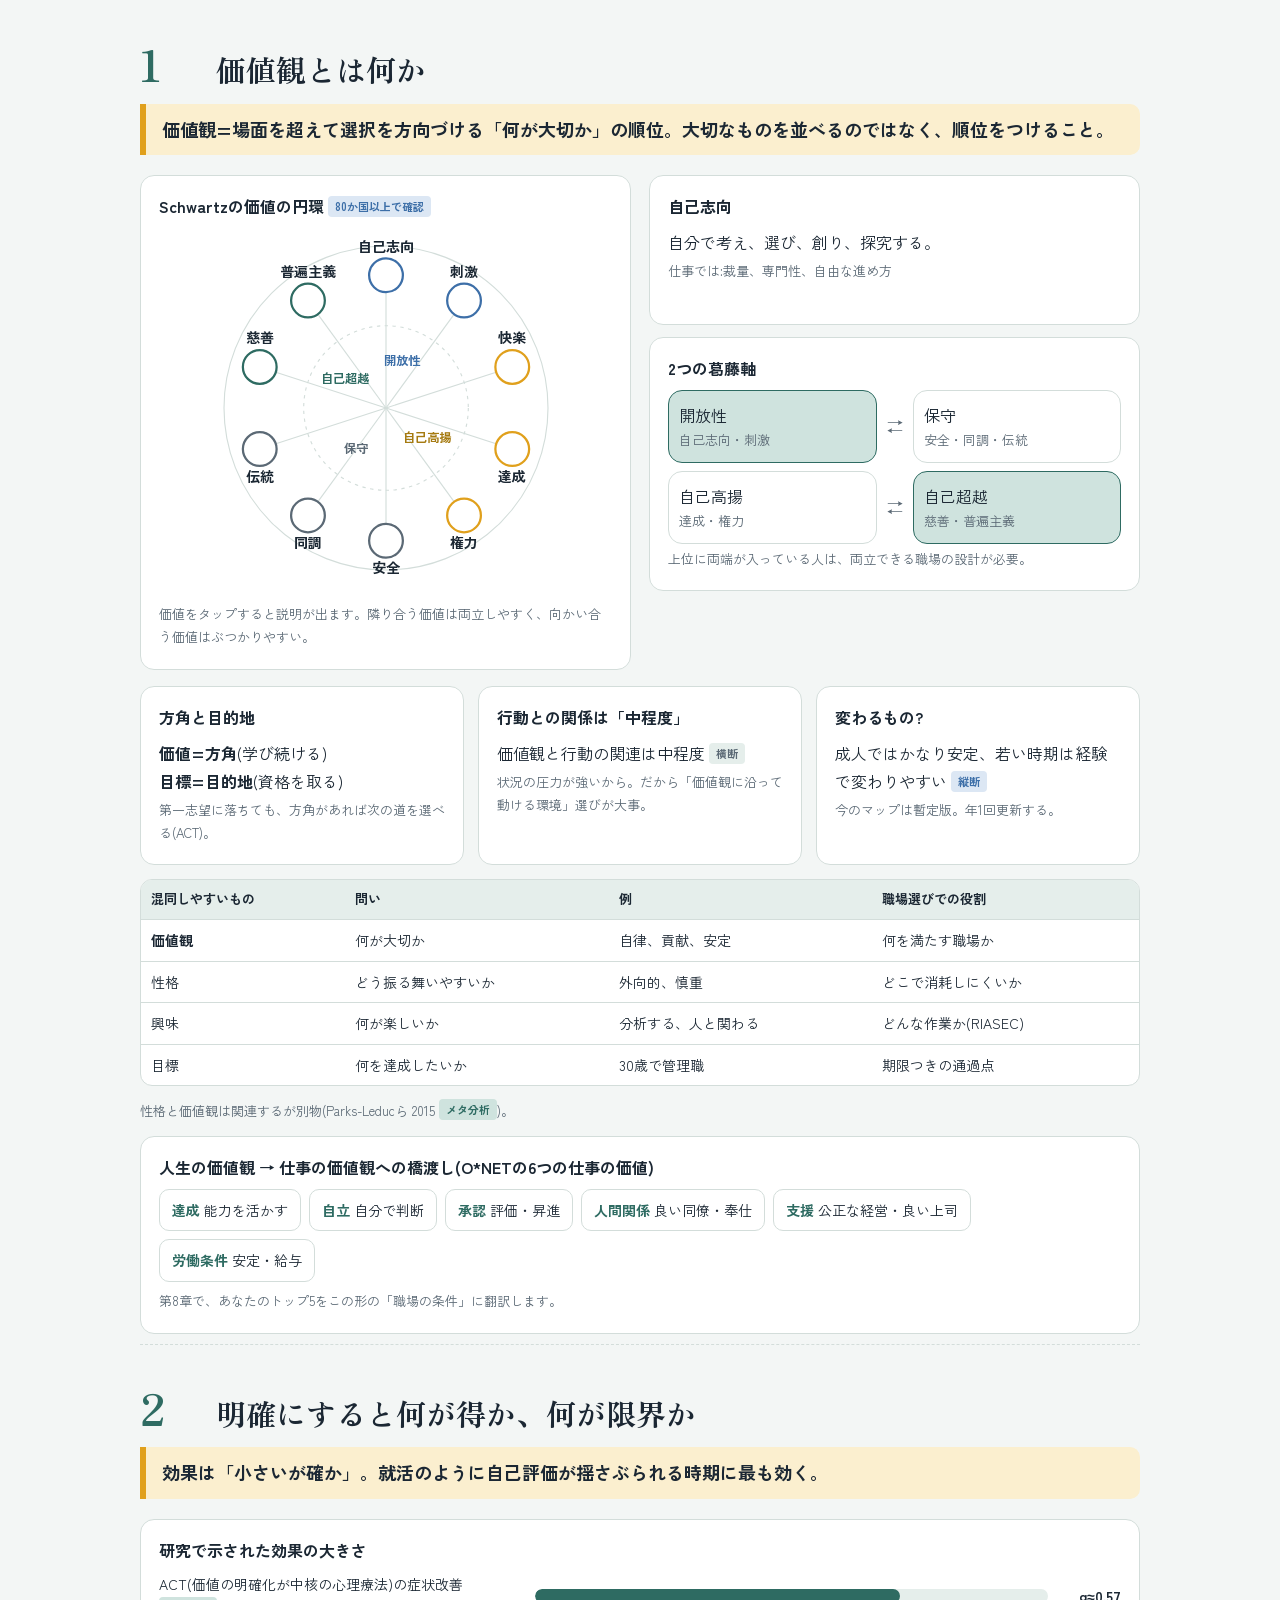
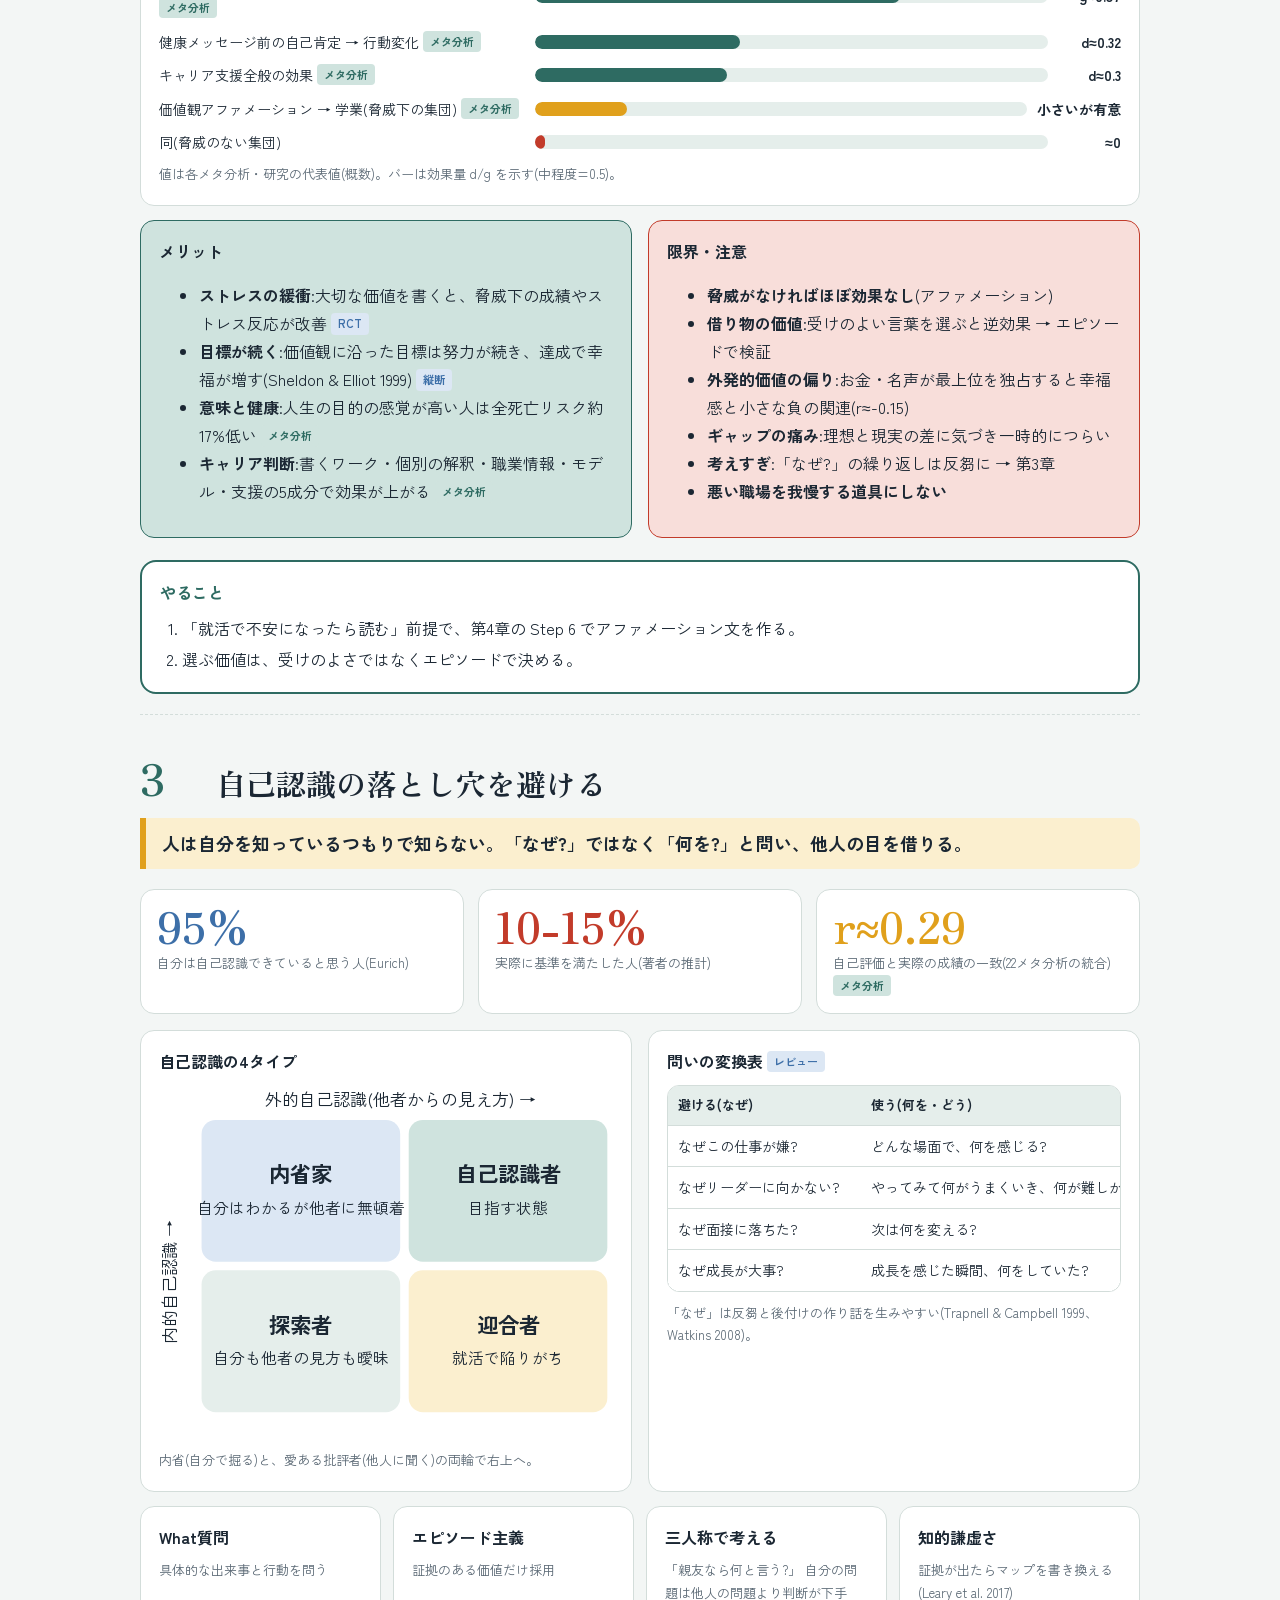
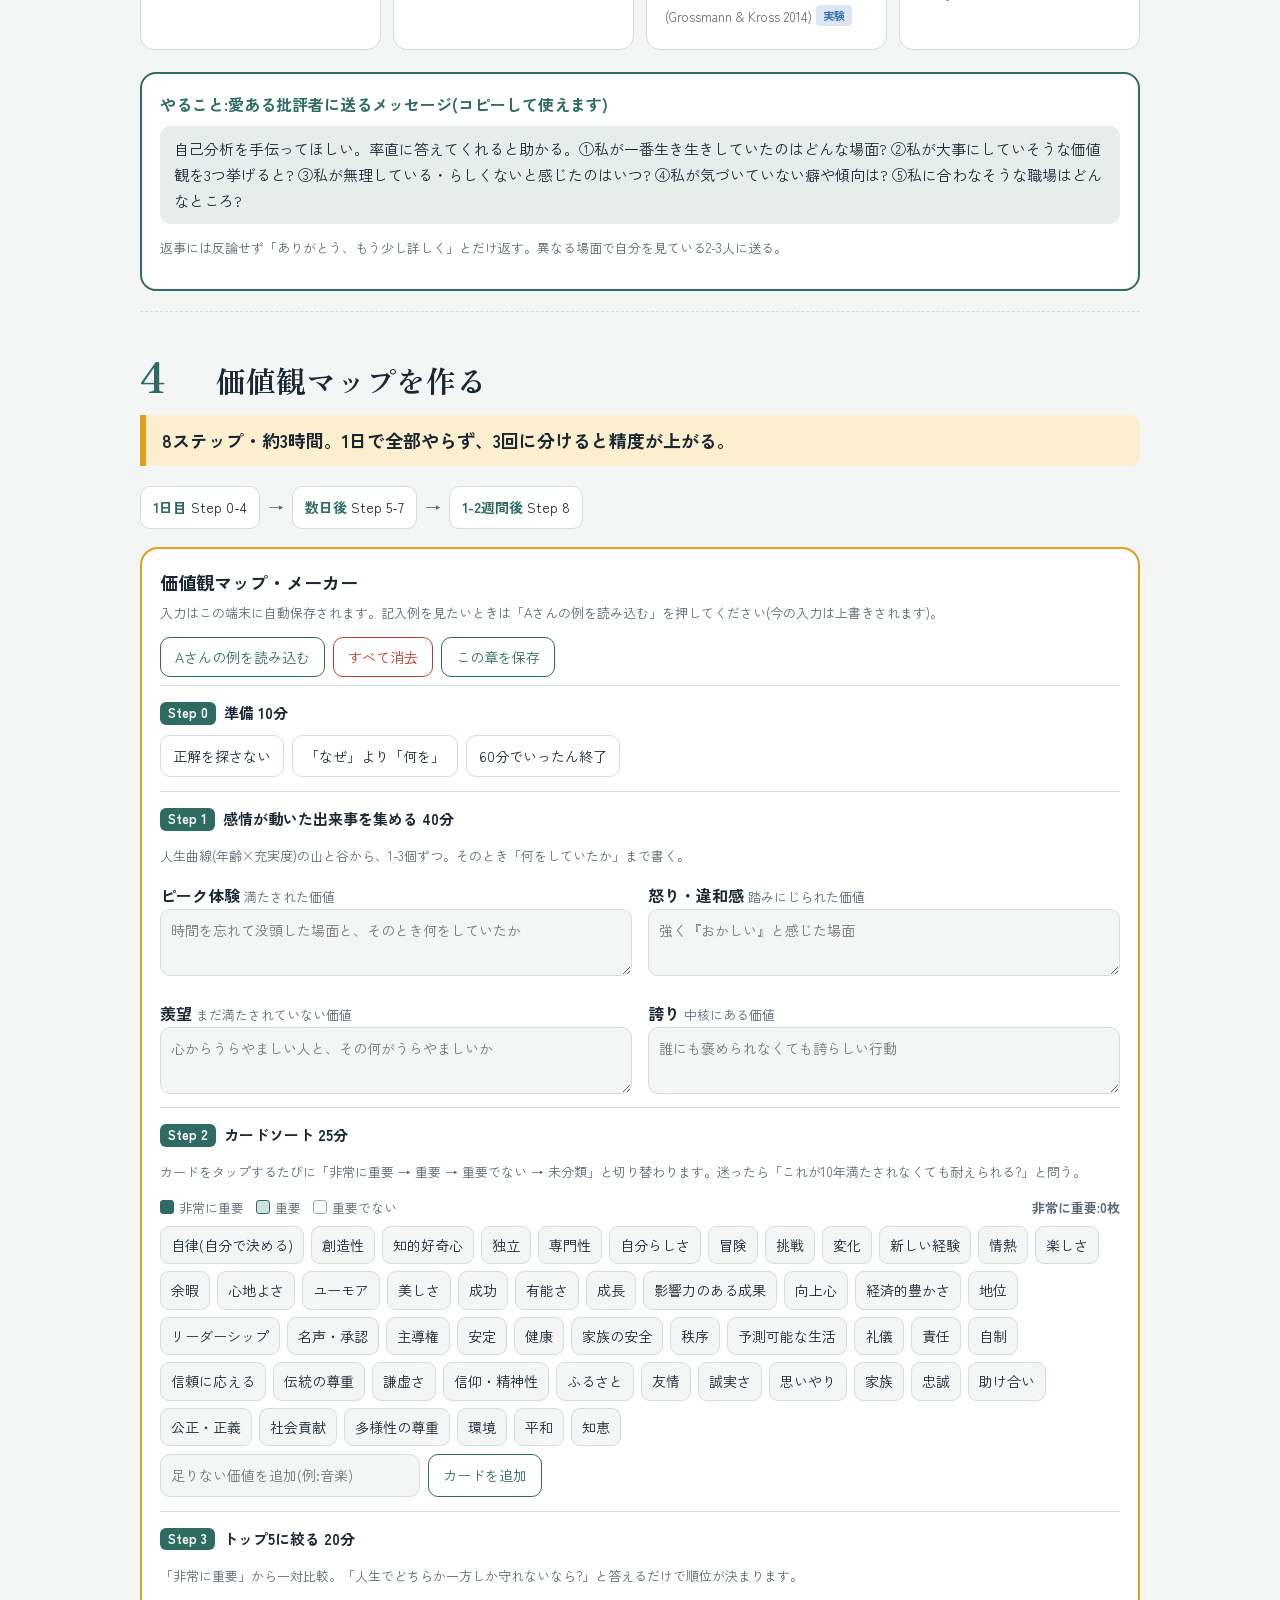
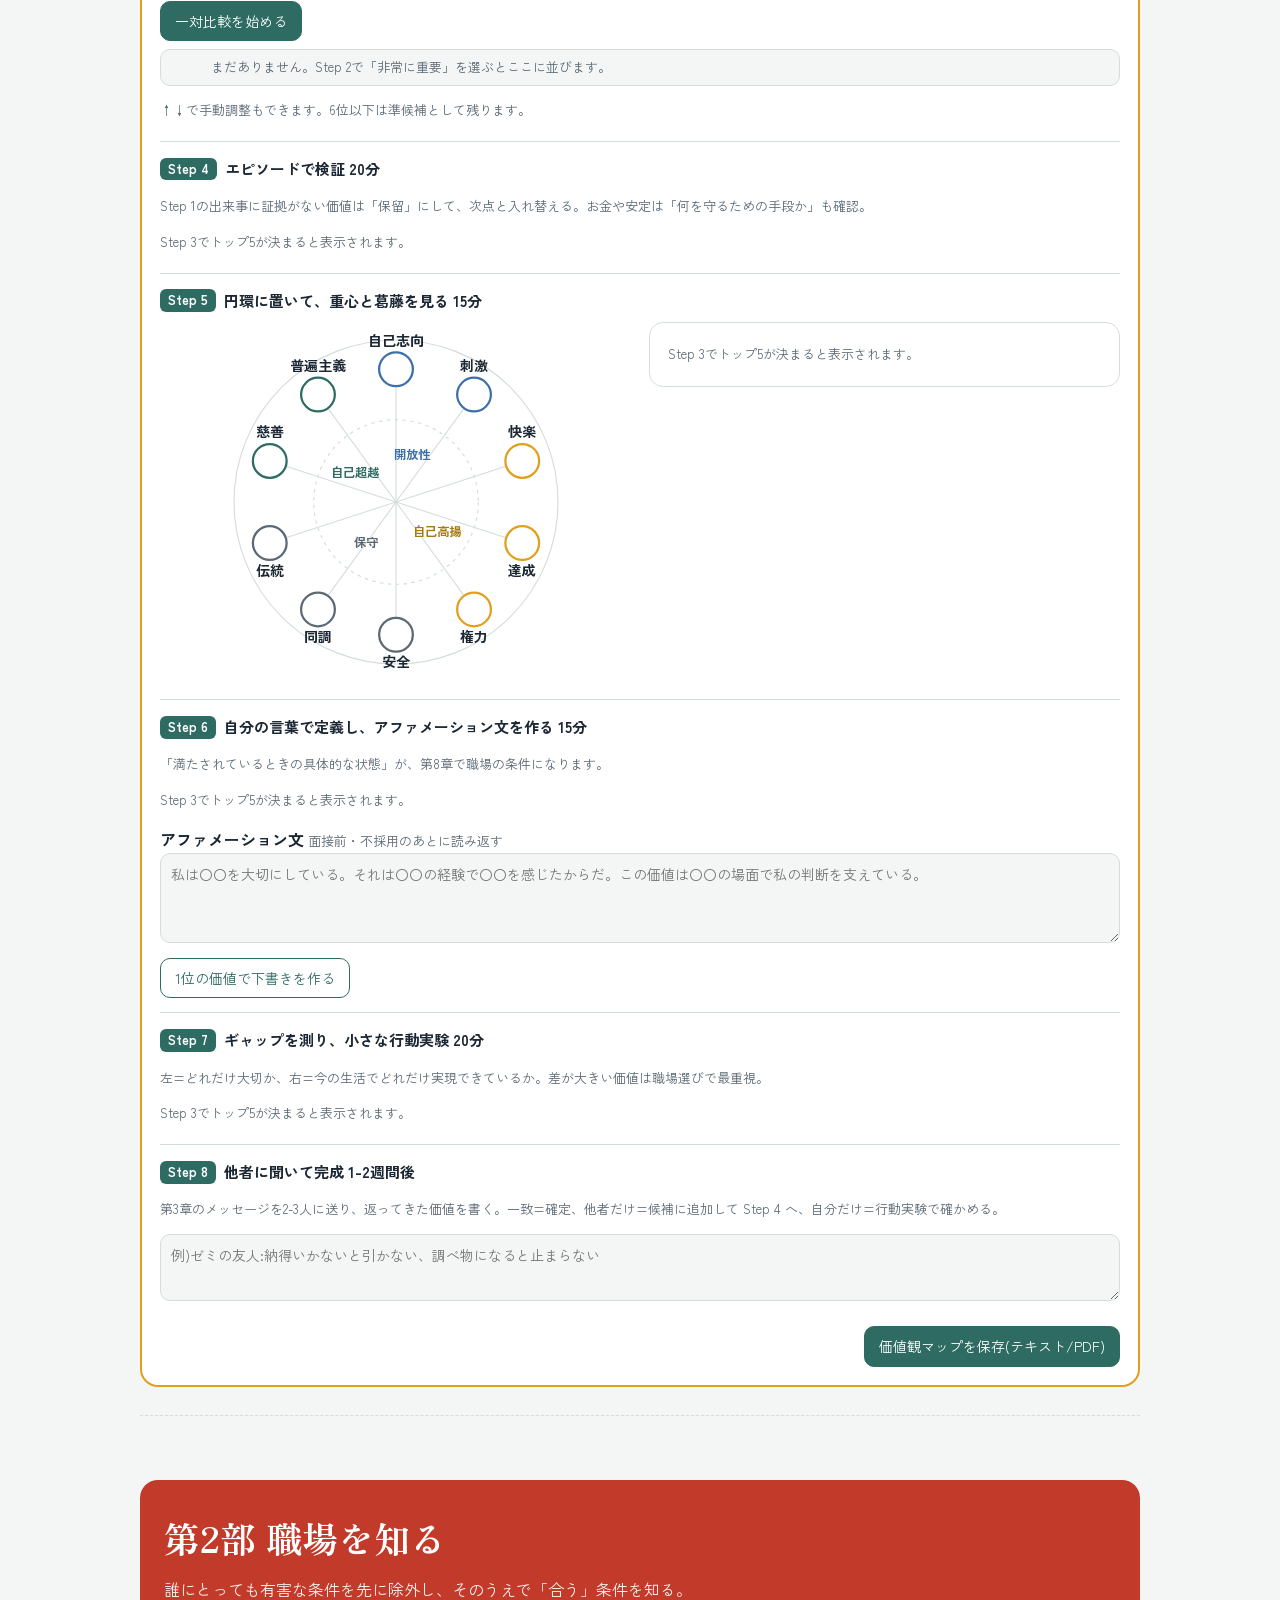
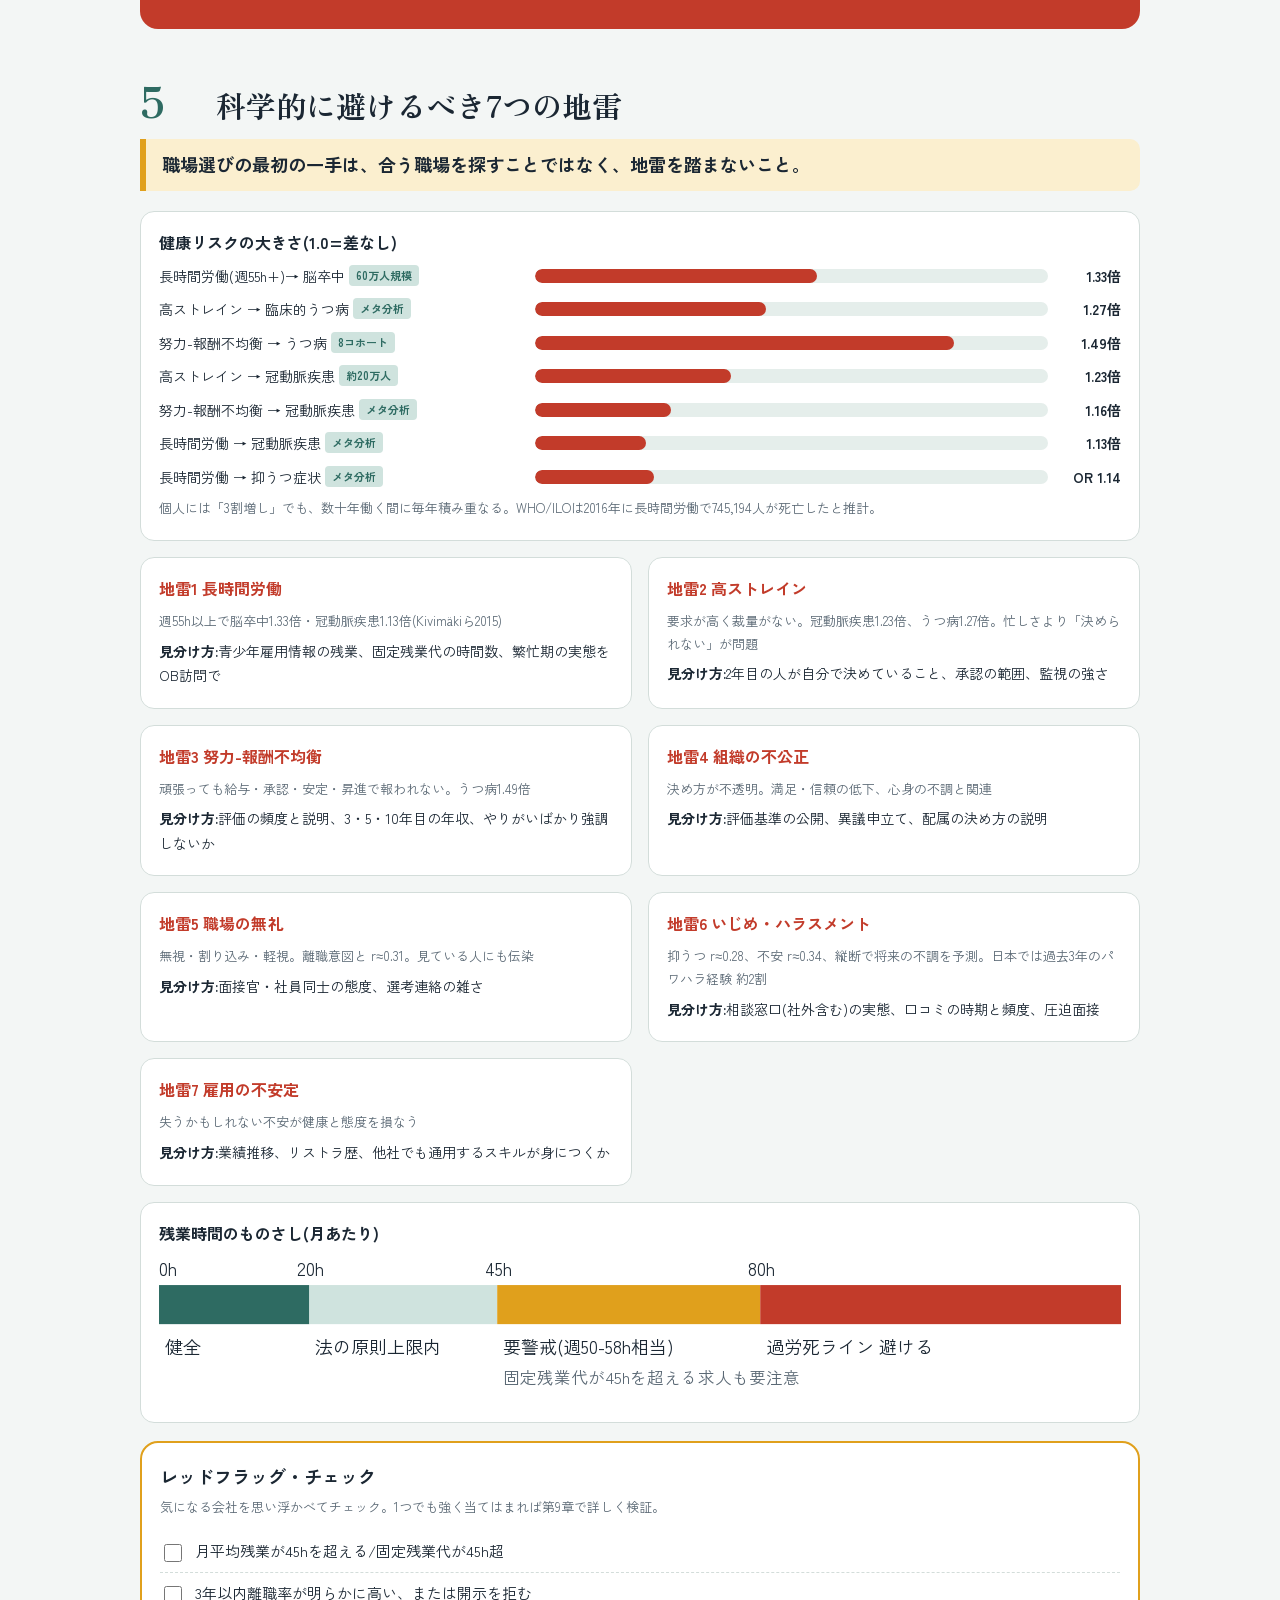
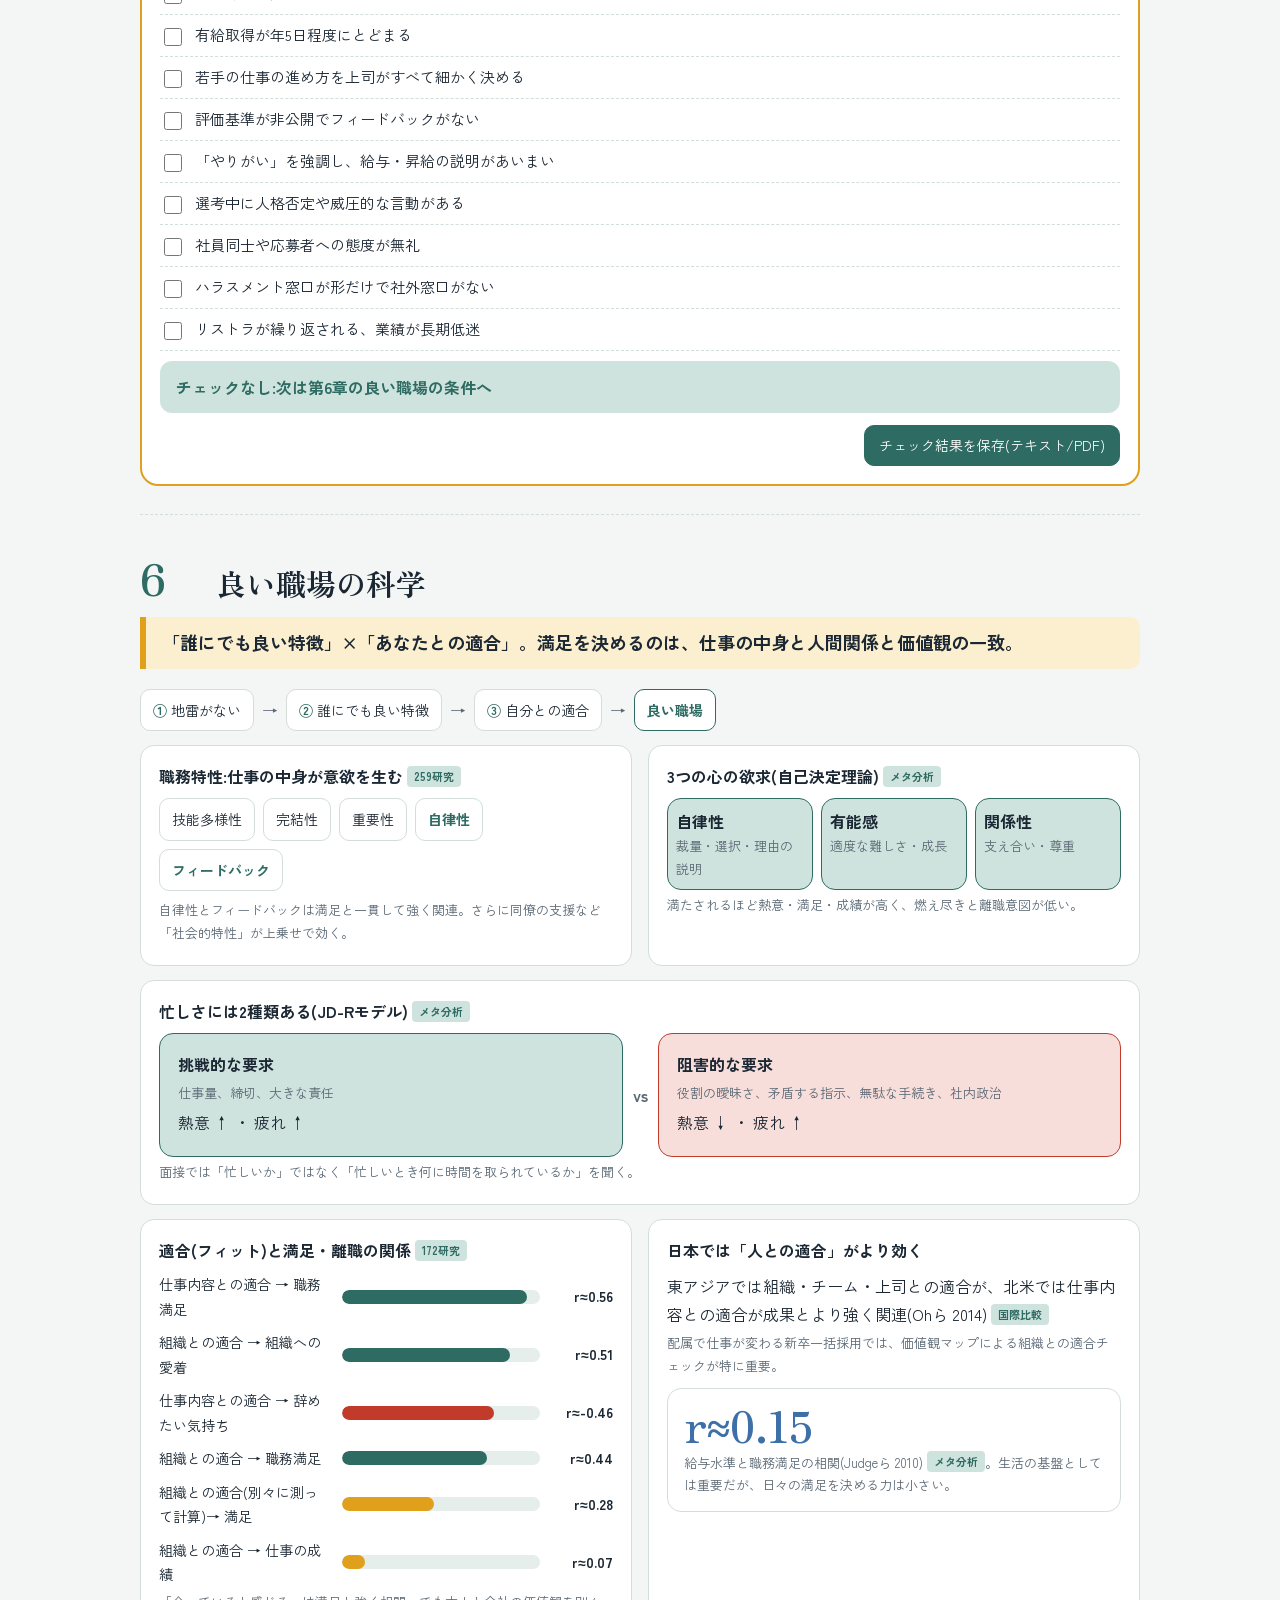
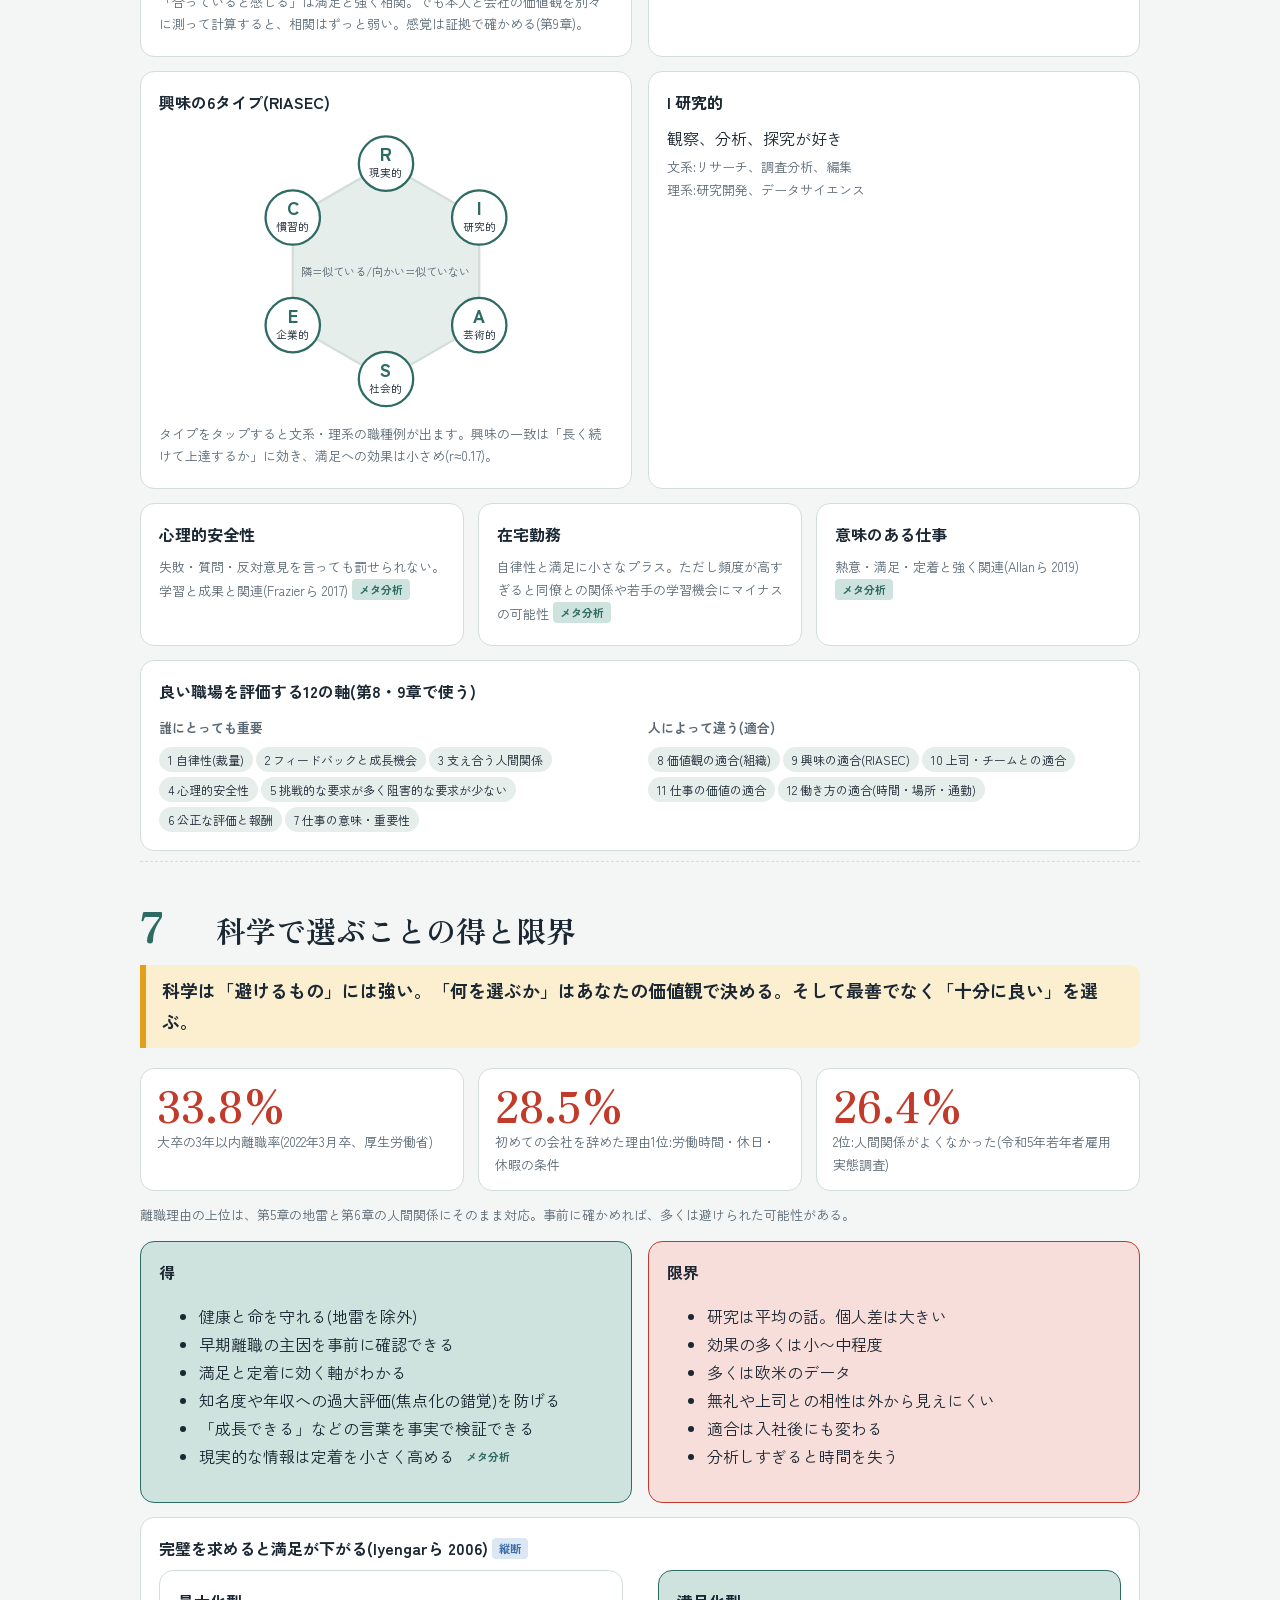
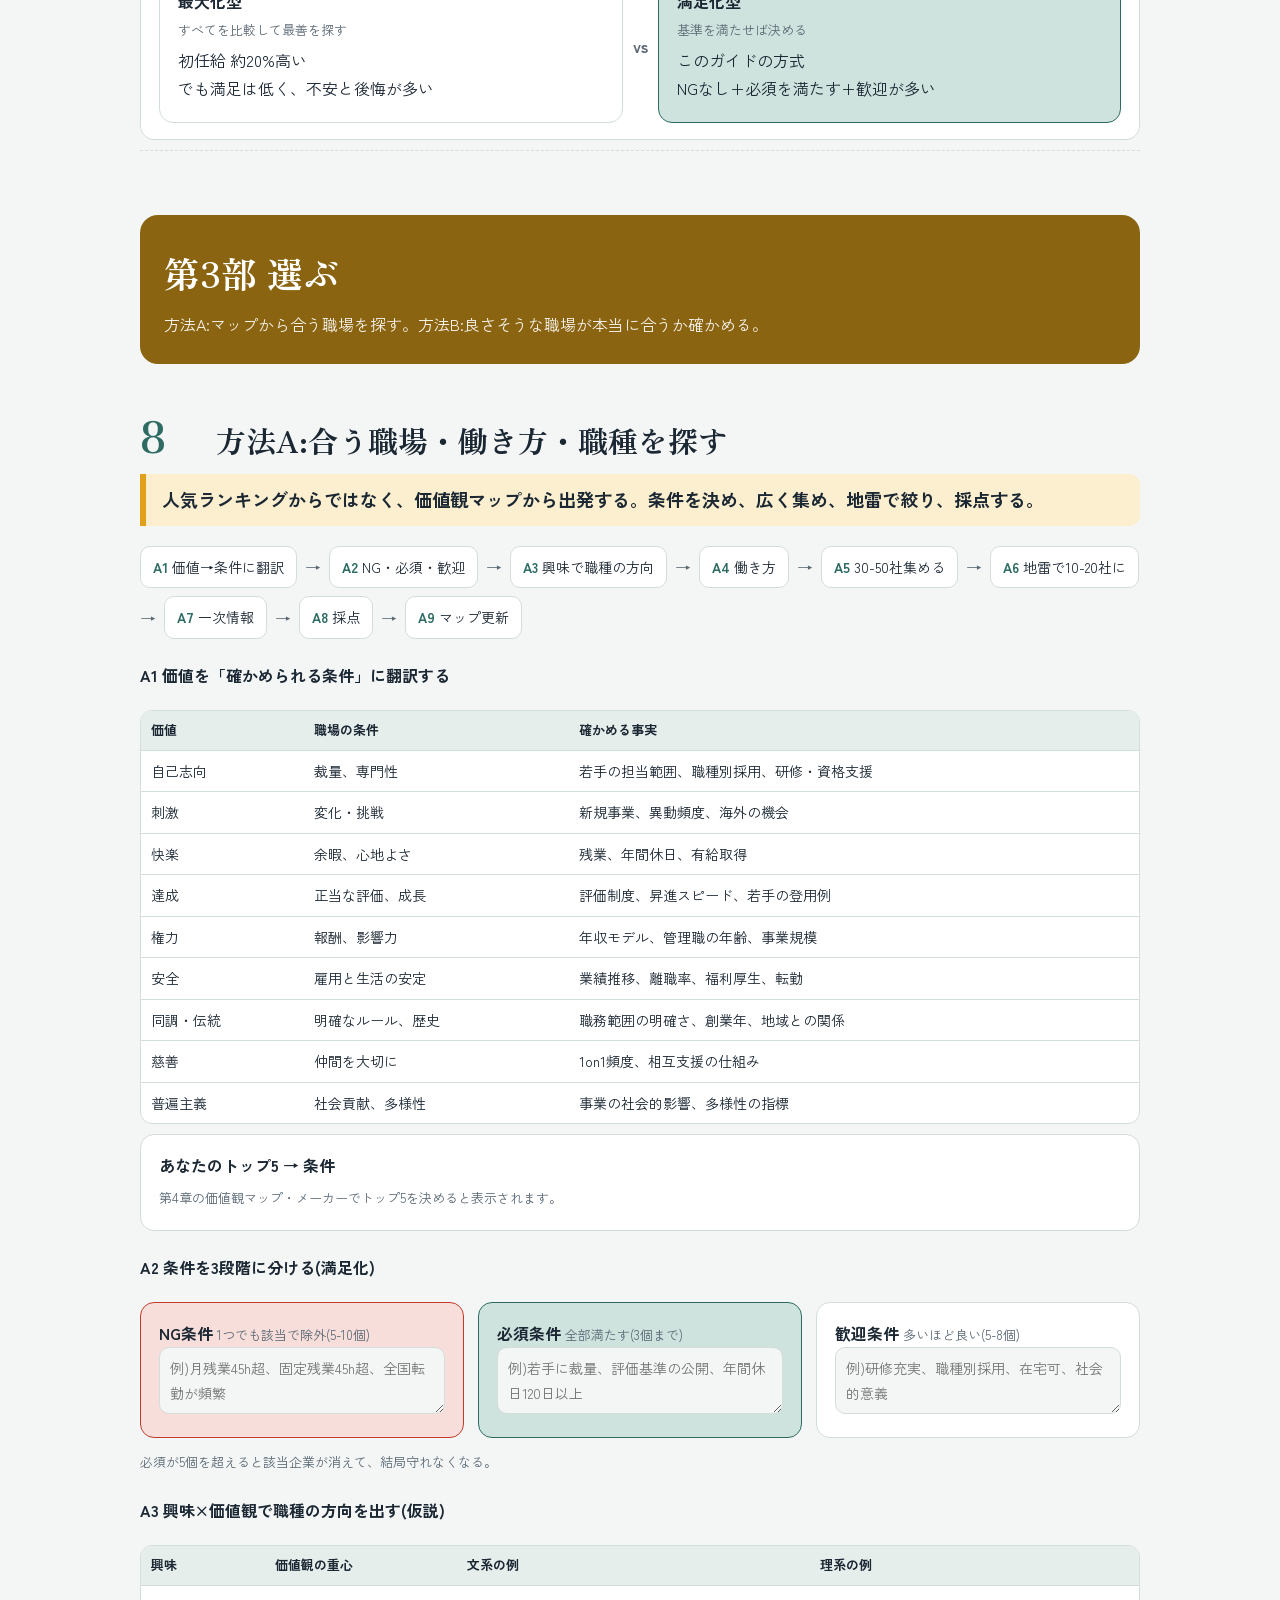
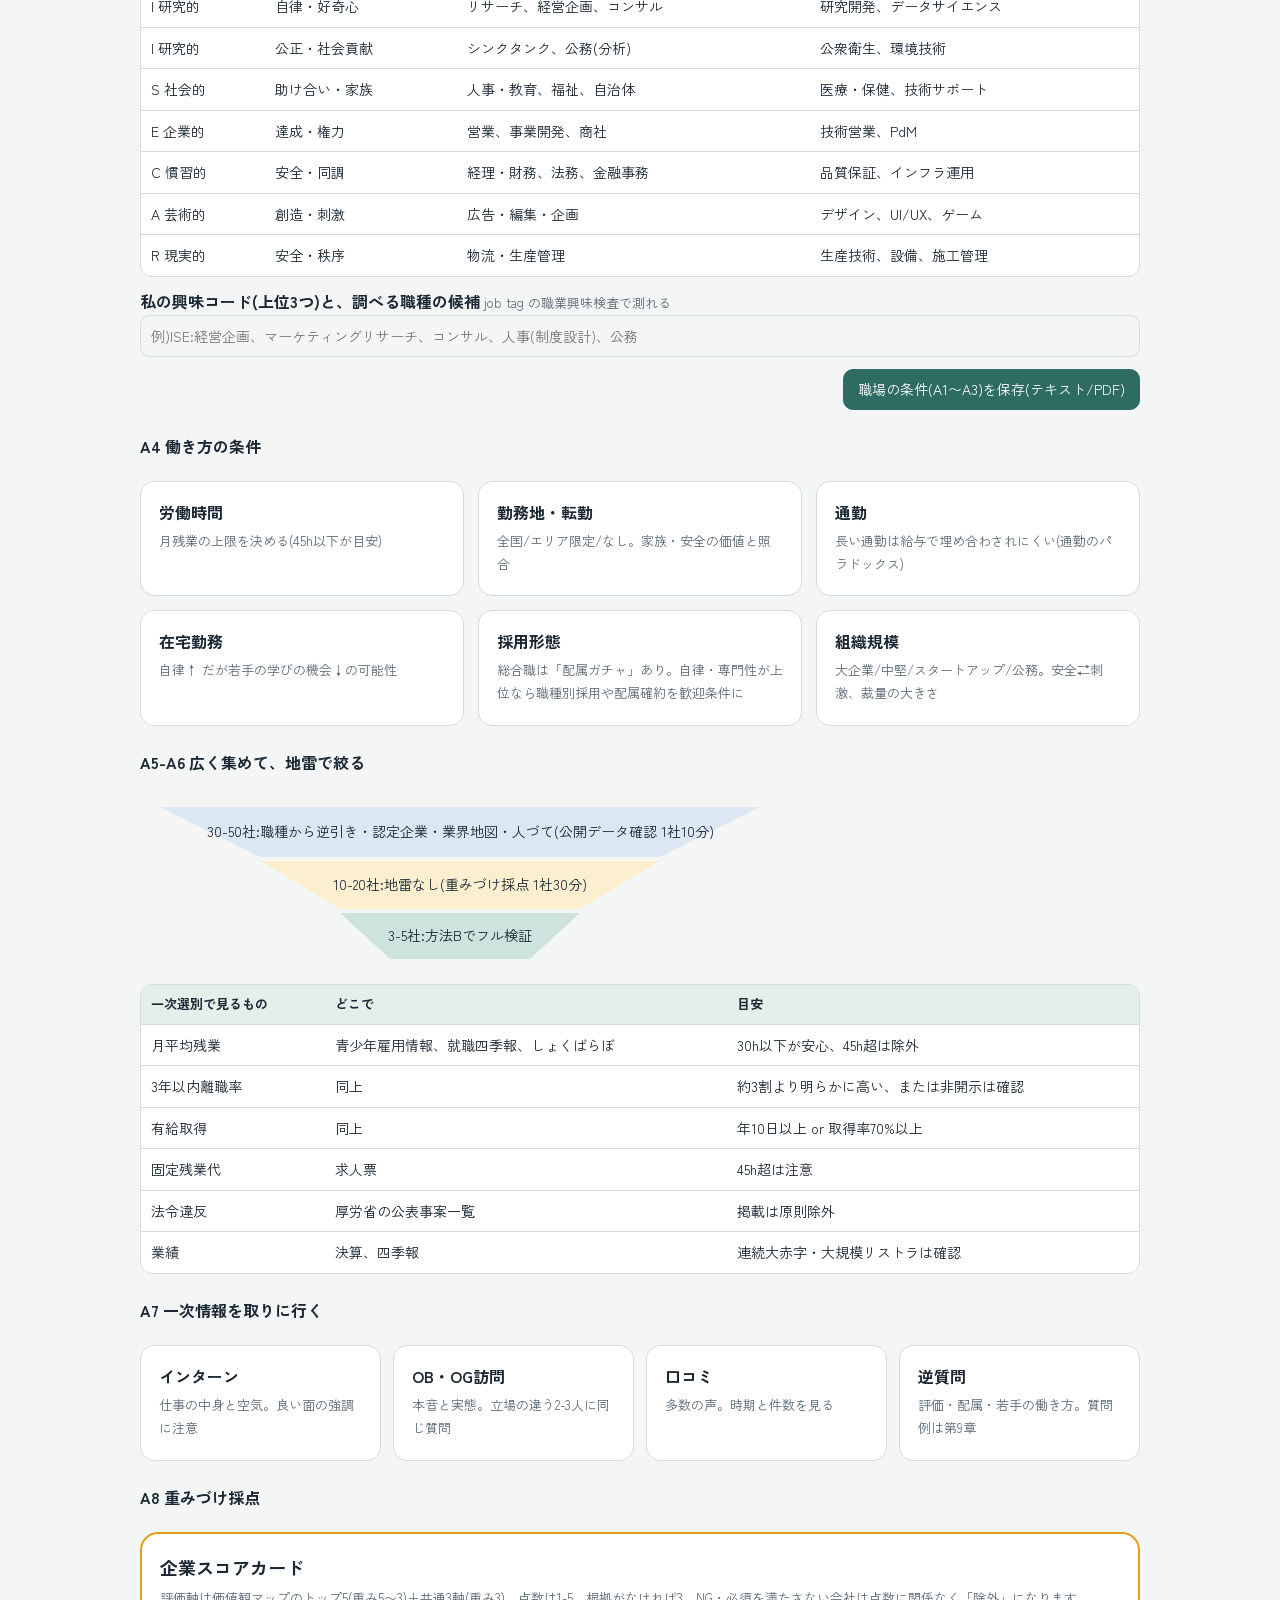
<file: _archive/index-v1.html>
<!doctype html>
<html lang="ja">
<head>
<meta charset="utf-8">
<meta name="viewport" content="width=device-width, initial-scale=1, viewport-fit=cover">
<title>価値観マップ 実践ガイド ― 見て、書いて、選ぶ</title>
<link rel="preconnect" href="https://fonts.googleapis.com">
<link rel="preconnect" href="https://fonts.gstatic.com" crossorigin>
<link href="https://fonts.googleapis.com/css2?family=Zen+Kaku+Gothic+New:wght@400;500;700&family=Zen+Old+Mincho:wght@700;900&display=swap" rel="stylesheet">
<style>
:root{
  --on-accent:#FFFFFF;--gold:#8A6410;--p3:#8A6410;
  --paper:#F3F6F5;--card:#FFFFFF;--ink:#1B2733;--muted:#5B6975;--line:#D3DDDA;--tint:#E5EEEB;
  --forest:#2E6B62;--forest-soft:#CFE3DE;--signal:#E0A01C;--signal-soft:#FBEFCF;--hazard:#C23B2A;--hazard-soft:#F8DEDA;--sky:#3D6FA8;--sky-soft:#DCE7F4;
  --sans:"Zen Kaku Gothic New","Hiragino Kaku Gothic ProN","Noto Sans CJK JP","Yu Gothic",Meiryo,sans-serif;
  --serif:"Zen Old Mincho","Hiragino Mincho ProN","Noto Serif CJK JP","Yu Mincho",serif;
}
@media (prefers-color-scheme:dark){:root:not([data-theme="light"]){
  --on-accent:#0F1A1D;--gold:#F0B93A;--p3:#F0B93A;
  --paper:#11191C;--card:#18232A;--ink:#E5ECEA;--muted:#9AA9A6;--line:#2C3B40;--tint:#1C2B2C;
  --forest:#62B5A5;--forest-soft:#1F3A36;--signal:#F0B93A;--signal-soft:#3A3120;--hazard:#F06B57;--hazard-soft:#3D2320;--sky:#7FA9DA;--sky-soft:#1E2C3D;}}
:root[data-theme="dark"]{--on-accent:#0F1A1D;--gold:#F0B93A;--p3:#F0B93A;--paper:#11191C;--card:#18232A;--ink:#E5ECEA;--muted:#9AA9A6;--line:#2C3B40;--tint:#1C2B2C;
  --forest:#62B5A5;--forest-soft:#1F3A36;--signal:#F0B93A;--signal-soft:#3A3120;--hazard:#F06B57;--hazard-soft:#3D2320;--sky:#7FA9DA;--sky-soft:#1E2C3D;}
*{box-sizing:border-box}
html{scroll-padding-top:calc(env(safe-area-inset-top,0px) + 64px);-webkit-text-size-adjust:100%}
body{margin:0;padding-bottom:env(safe-area-inset-bottom,0px);background:var(--paper);color:var(--ink);font-family:var(--sans);font-size:16px;line-height:1.75}
img,svg{max-width:100%}
a{color:var(--sky)}
button,input,select,textarea{font:inherit;color:inherit}
:focus-visible{outline:3px solid var(--signal);outline-offset:2px}
.wrap{max-width:1040px;margin:0 auto;padding:0 20px}
/* nav */
.nav{position:sticky;top:0;z-index:20;background:color-mix(in srgb,var(--paper) 92%,transparent);backdrop-filter:blur(8px);border-bottom:1px solid var(--line);padding-top:env(safe-area-inset-top,0px)}
.nav .wrap{display:flex;gap:6px;overflow-x:auto;padding-top:10px;padding-bottom:10px;scrollbar-width:none}
.nav a{flex:none;text-decoration:none;color:var(--ink);font-size:13px;padding:5px 11px;border-radius:999px;border:1px solid var(--line);background:var(--card);white-space:nowrap}
.nav a:hover{border-color:var(--forest)}
.nav a.part{background:var(--forest);color:var(--on-accent);border-color:var(--forest)}
/* hero */
.hero{padding:48px 0 36px}
.hero-grid{display:grid;grid-template-columns:1.1fr .9fr;gap:32px;align-items:center}
.hero h1{font-family:var(--serif);font-weight:900;font-size:clamp(34px,6vw,60px);line-height:1.2;margin:0 0 14px;letter-spacing:.02em}
.hero p.lead{font-size:18px;color:var(--muted);margin:0 0 22px;max-width:30em}
.route{display:grid;grid-template-columns:repeat(3,1fr);gap:10px}
.route a{display:block;text-decoration:none;color:var(--ink);background:var(--card);border:1px solid var(--line);border-radius:14px;padding:12px 14px}
.route a b{display:block;font-family:var(--serif);font-size:17px}
.route a span{font-size:13px;color:var(--muted)}
.route a:nth-child(1){border-top:5px solid var(--forest)}.route a:nth-child(2){border-top:5px solid var(--hazard)}.route a:nth-child(3){border-top:5px solid var(--signal)}
.promise{margin-top:18px;display:flex;flex-wrap:wrap;gap:8px}
.promise span{font-size:13px;background:var(--tint);border-radius:6px;padding:4px 10px}
/* sections */
.part-head{margin:64px 0 8px;padding:26px 24px;border-radius:18px;color:var(--on-accent)}
.part-head h2{font-family:var(--serif);font-size:clamp(26px,4vw,36px);margin:0}
.part-head p{margin:6px 0 0;opacity:.92}
.p1{background:var(--forest)}.p2{background:var(--hazard)}.p3{background:var(--p3)}.p0{background:var(--sky)}
.area{padding:40px 0 10px;border-bottom:1px dashed var(--line)}
.area-title{display:flex;align-items:baseline;gap:14px;margin-bottom:6px}
.area-title .no{font-family:var(--serif);font-weight:900;font-size:44px;line-height:1;color:var(--forest);min-width:1.4em}
.area-title h3{font-family:var(--serif);font-size:clamp(22px,3.2vw,30px);margin:0;line-height:1.35}
.key{font-size:18px;font-weight:700;background:var(--signal-soft);border-left:6px solid var(--signal);padding:10px 16px;border-radius:0 10px 10px 0;margin:14px 0 20px}
.grid2{display:grid;grid-template-columns:1fr 1fr;gap:16px}
.grid3{display:grid;grid-template-columns:repeat(3,1fr);gap:14px}
.grid4{display:grid;grid-template-columns:repeat(4,1fr);gap:12px}
.grid2>*,.grid3>*,.grid4>*,.mapout>*,.hero-grid>*,.vs>*,.timeline>*{min-width:0}
.panel{background:var(--card);border:1px solid var(--line);border-radius:14px;padding:16px 18px}
.panel h4{margin:0 0 8px;font-size:16px}
.panel p{margin:4px 0}
.small{font-size:13px;color:var(--muted)}
.ev{display:inline-block;font-size:11px;font-weight:700;padding:1px 7px;border-radius:4px;background:var(--sky-soft);color:var(--sky);vertical-align:2px;white-space:nowrap}
.ev.meta{background:var(--forest-soft);color:var(--forest)}
.ev.weak{background:var(--tint);color:var(--muted)}
.do{margin:22px 0 10px;border:2px solid var(--forest);border-radius:16px;padding:16px 18px;background:var(--card)}
.do h4{margin:0 0 8px;font-size:16px;color:var(--forest)}
.do ol,.do ul{margin:0;padding-left:1.4em}
.do li{margin:3px 0}
.big-num{font-family:var(--serif);font-weight:900;font-size:42px;line-height:1.05;color:var(--hazard)}
.stat{background:var(--card);border:1px solid var(--line);border-radius:14px;padding:14px 16px}
.stat .lbl{font-size:13px;color:var(--muted);margin-top:4px}
.tbl{overflow-x:auto;margin:10px 0;border:1px solid var(--line);border-radius:12px;background:var(--card)}
.tbl table{border-collapse:collapse;width:100%;font-size:14px;min-width:520px}
.tbl th,.tbl td{padding:8px 10px;border-bottom:1px solid var(--line);text-align:left;vertical-align:top}
.tbl th{background:var(--tint);font-size:13px}
.tbl tr:last-child td{border-bottom:none}
.vs{display:grid;grid-template-columns:1fr auto 1fr;gap:10px;align-items:stretch}
.vs .arrow{align-self:center;font-weight:700;color:var(--muted)}
.bad{border-color:var(--hazard)!important;background:var(--hazard-soft)!important}
.good{border-color:var(--forest)!important;background:var(--forest-soft)!important}
.pill{display:inline-block;font-size:12px;border-radius:999px;padding:2px 9px;background:var(--tint);margin:2px 3px 2px 0}
/* bars */
.bars{display:flex;flex-direction:column;gap:9px}
.bar{display:grid;grid-template-columns:minmax(120px,38%) 1fr auto;gap:10px;align-items:center;font-size:14px}
.bar .track{height:14px;background:var(--tint);border-radius:7px;position:relative;overflow:hidden}
.bar .fill{position:absolute;inset:0 auto 0 0;border-radius:7px;background:var(--forest)}
.bar .fill.h{background:var(--hazard)}.bar .fill.s{background:var(--signal)}
.bar .v{font-weight:700;min-width:4.5em;text-align:right}
/* flow */
.flow{display:flex;flex-wrap:wrap;gap:8px;align-items:center;margin:8px 0}
.flow .st{background:var(--card);border:1px solid var(--line);border-radius:10px;padding:8px 12px;font-size:14px}
.flow .st b{color:var(--forest)}
.flow .ar{color:var(--muted)}
/* tools */
.tool{background:var(--card);border:2px solid var(--signal);border-radius:18px;padding:18px;margin:18px 0}
.tool > h4{margin:0 0 4px;font-size:18px}
.tool .hint{font-size:13px;color:var(--muted);margin:0 0 12px}
.stepbox{border-top:1px solid var(--line);padding:14px 0 6px}
.stepbox h5{margin:0 0 8px;font-size:15px;display:flex;gap:8px;align-items:center}
.stepbox h5 i{font-style:normal;background:var(--forest);color:var(--on-accent);border-radius:6px;padding:0 8px;font-size:13px}
textarea,input[type=text],select{width:100%;border:1px solid var(--line);border-radius:10px;background:var(--paper);padding:8px 10px;font-size:14px}
textarea{min-height:64px;resize:vertical}
.btn{border:1px solid var(--forest);background:var(--forest);color:var(--on-accent);border-radius:10px;padding:7px 14px;cursor:pointer;font-size:14px}
.btn.ghost{background:transparent;color:var(--forest)}
.btn.warn{background:transparent;color:var(--hazard);border-color:var(--hazard)}
.btns{display:flex;flex-wrap:wrap;gap:8px;margin:8px 0}
.cards{display:flex;flex-wrap:wrap;gap:7px}
.vcard{border:1px solid var(--line);background:var(--paper);border-radius:9px;padding:6px 10px;font-size:14px;cursor:pointer;user-select:none;min-height:36px}
.vcard[data-s="3"]{background:var(--forest);color:var(--on-accent);border-color:var(--forest)}
.vcard[data-s="2"]{background:var(--forest-soft);border-color:var(--forest)}
.vcard[data-s="1"]{opacity:.45;text-decoration:line-through}
.legend{display:flex;flex-wrap:wrap;gap:12px;font-size:13px;color:var(--muted);margin:6px 0}
.legend span::before{content:"";display:inline-block;width:12px;height:12px;border-radius:3px;margin-right:5px;vertical-align:-1px;border:1px solid var(--forest)}
.legend .l3::before{background:var(--forest)}.legend .l2::before{background:var(--forest-soft)}.legend .l1::before{background:var(--paper);opacity:.5}
.rank{list-style:none;margin:0;padding:0;display:flex;flex-direction:column;gap:6px}
.rank li{display:grid;grid-template-columns:2em 1fr auto;gap:8px;align-items:center;background:var(--paper);border:1px solid var(--line);border-radius:10px;padding:6px 10px}
.rank li b{font-family:var(--serif);font-size:20px;color:var(--forest)}
.rank .mini{border:1px solid var(--line);background:var(--card);border-radius:7px;padding:2px 8px;cursor:pointer}
.pair{display:flex;gap:10px;align-items:center;flex-wrap:wrap;margin:8px 0}
.pair button{flex:1;min-width:130px;padding:14px;font-size:17px;border-radius:12px;border:2px solid var(--forest);background:var(--card);cursor:pointer;font-weight:700}
.pair button:hover{background:var(--forest-soft)}
.row5{display:grid;grid-template-columns:8em 1fr;gap:8px;align-items:start;margin:6px 0}
.row5 .nm{font-weight:700;padding-top:7px}
.slider{display:grid;grid-template-columns:8em 1fr 1fr 3.5em;gap:10px;align-items:center;font-size:14px;margin:6px 0}
.slider input{width:100%;accent-color:var(--forest)}
.gapv{font-weight:700;text-align:right}
.mapout{display:grid;grid-template-columns:minmax(260px,1fr) 1fr;gap:18px;align-items:start}
.verdict{border-radius:12px;padding:12px 16px;font-weight:700;margin-top:10px}
.verdict.ok{background:var(--forest-soft);color:var(--forest)}
.verdict.mid{background:var(--signal-soft);color:var(--gold)}
.verdict.ng{background:var(--hazard-soft);color:var(--hazard)}
.chk{display:flex;gap:10px;align-items:flex-start;padding:7px 0;border-bottom:1px dashed var(--line);font-size:15px;cursor:pointer}
.chk input{margin-top:6px;width:18px;height:18px;accent-color:var(--hazard);flex:none}
.score{overflow-x:auto}
.score table{border-collapse:collapse;min-width:620px;width:100%;font-size:14px}
.score th,.score td{border-bottom:1px solid var(--line);padding:6px;text-align:center}
.score th:first-child,.score td:first-child{text-align:left}
.score input[type=text]{min-width:90px}
.score select,.score input.w{width:64px;padding:4px}
.score tfoot td{font-weight:700;font-size:16px}
.mine{display:grid;grid-template-columns:1fr 150px;gap:10px;align-items:center;padding:6px 0;border-bottom:1px dashed var(--line);font-size:15px}
.seg{display:flex;border:1px solid var(--line);border-radius:9px;overflow:hidden}
.seg button{flex:1;border:none;background:var(--paper);padding:6px 4px;font-size:13px;cursor:pointer}
.seg button.on[data-v="0"]{background:var(--forest);color:var(--on-accent)}
.seg button.on[data-v="1"]{background:var(--signal);color:#1B2733}
.seg button.on[data-v="2"]{background:var(--hazard);color:var(--on-accent)}
.timeline{display:grid;grid-template-columns:repeat(4,1fr);gap:10px}
.timeline .t{background:var(--card);border:1px solid var(--line);border-radius:12px;padding:12px;position:relative}
.timeline .t .when{font-family:var(--serif);font-weight:700;color:var(--forest);font-size:17px}
.gloss{columns:2;column-gap:24px;font-size:14px}
.gloss div{break-inside:avoid;margin-bottom:8px}
.src{font-size:13px;color:var(--muted);columns:2;column-gap:24px}
.src p{margin:0 0 6px;break-inside:avoid}
footer{padding:40px 0 60px;color:var(--muted);font-size:13px}
.save{position:fixed;right:14px;bottom:calc(14px + env(safe-area-inset-bottom,0px));background:var(--ink);color:var(--paper);padding:6px 12px;border-radius:999px;font-size:12px;opacity:0;transition:opacity .3s;pointer-events:none}
.save.show{opacity:.9}
@media (prefers-reduced-motion:reduce){.save{transition:none}}
/* save dialog */
.savebar{display:flex;justify-content:flex-end;margin-top:12px}
#saveDlg{width:min(680px,calc(100vw - 32px));max-height:calc(100vh - 48px);border:1px solid var(--line);border-radius:16px;background:var(--card);color:var(--ink);padding:18px 20px}
#saveDlg::backdrop{background:rgba(0,0,0,.45)}
#saveDlg .dlg-head{display:flex;justify-content:space-between;align-items:flex-start;gap:10px}
#saveDlg h4{margin:0 0 6px;font-size:18px}
#dlgClose{flex:none;width:34px;height:34px;border:1px solid var(--line);background:var(--paper);border-radius:8px;cursor:pointer;font-size:18px;line-height:1}
.dlg-opts{display:grid;grid-template-columns:1fr 1fr;gap:10px;margin-top:10px}
.dlg-opt{text-align:left;border:2px solid var(--line);background:var(--paper);border-radius:12px;padding:14px;cursor:pointer}
.dlg-opt:hover{border-color:var(--forest)}
.dlg-opt b{display:block;font-size:16px;margin-bottom:4px;color:var(--forest)}
.dlg-opt span{font-size:13px;color:var(--muted)}
#mdOut{min-height:min(50vh,420px);font-family:ui-monospace,Consolas,"Courier New",monospace;font-size:13px;line-height:1.55}
#report{display:none}
@media (max-width:760px){
  .hero-grid,.grid2,.grid3,.mapout{grid-template-columns:1fr}
  .grid4,.timeline{grid-template-columns:1fr 1fr}
  .route{grid-template-columns:1fr}
  .vs{grid-template-columns:1fr}.vs .arrow{justify-self:center;transform:rotate(90deg)}
  .slider{grid-template-columns:1fr 1fr;}.slider .nm{grid-column:1/-1}
  .row5{grid-template-columns:1fr}
  .gloss,.src{columns:1}
  .mine{grid-template-columns:1fr}
  .bar{grid-template-columns:1fr auto;}.bar .track{grid-column:1/-1;grid-row:2}
  .dlg-opts{grid-template-columns:1fr}
}
@media print{.nav,.save,.btns,.savebar,.tool .btn{display:none!important}.area{break-inside:auto}.tool{break-inside:avoid-page}body{background:#fff}textarea{overflow:hidden;resize:none}}
/* PDF用レポート:保存時にプレビューとして画面に表示し、そのまま印刷する。ダークモードでも白い用紙向けの配色にする */
body.reporting>*:not(#report):not(#rpBar){display:none!important}
body.reporting{background:#fff}
body.reporting #report{display:block}
#report{--paper:#F3F6F5;--card:#FFFFFF;--ink:#1B2733;--muted:#5B6975;--line:#D3DDDA;--tint:#E5EEEB;
  --forest:#2E6B62;--forest-soft:#CFE3DE;--signal:#E0A01C;--signal-soft:#FBEFCF;--hazard:#C23B2A;--hazard-soft:#F8DEDA;--sky:#3D6FA8;--sky-soft:#DCE7F4;
  --on-accent:#FFFFFF;--gold:#8A6410;color:var(--ink);background:#fff;font-size:12.5px;line-height:1.6}
#report,#report *{-webkit-print-color-adjust:exact;print-color-adjust:exact}
#report .rp-head{border-bottom:2px solid var(--forest);padding-bottom:6px;margin-bottom:12px}
#report h1{font-family:var(--serif);font-size:22px;margin:0 0 2px}
#report h2{font-family:var(--serif);font-size:18px;margin:0 0 8px;padding:6px 10px;background:var(--forest);color:#fff;border-radius:8px}
#report .rp-sec+.rp-sec{break-before:page}
#report h3{font-size:14px;margin:16px 0 6px;padding-left:8px;border-left:4px solid var(--forest);break-after:avoid}
#report h4{font-size:13px;margin:0 0 4px}
#report .small{font-size:11px}
#report .panel,#report .verdict,#report .bar,#report tr,#report .rp-2>*,#report .rp-3>*{break-inside:avoid}
#report .panel{padding:8px 10px;border-radius:10px}
#report .rp-2{display:grid;grid-template-columns:1fr 1fr;gap:10px;align-items:start}
#report .rp-3{display:grid;grid-template-columns:repeat(3,1fr);gap:8px;align-items:start}
#report .tbl{overflow:visible;margin:6px 0}
#report .tbl table{min-width:0;font-size:11.5px}
#report .tbl th,#report .tbl td{padding:4px 6px}
#report .bars{gap:6px}
#report .bar{grid-template-columns:minmax(110px,34%) 1fr auto;font-size:12px}
#report .bar .track{grid-column:auto;grid-row:auto;height:11px}
#report .rp-txt{margin:2px 0 6px}
#report .rp-empty{color:var(--muted)}
#report .rp-chk{list-style:none;padding:0;margin:0}
#report .rp-chk li{padding:3px 0;border-bottom:1px dashed var(--line)}
#report .rp-chk li.on{color:var(--hazard);font-weight:700}
#report .rp-chk li.off{color:var(--muted)}
#report .rp-chip{display:inline-block;padding:0 8px;border-radius:999px;font-size:11px;font-weight:700}
#report .pill{font-size:11px}
#report svg{max-width:250px!important}
#report .verdict{margin:8px 0;padding:8px 12px}
#rpBar{display:none}
body.reporting #rpBar{display:flex;flex-wrap:wrap;gap:8px 12px;align-items:center;position:sticky;top:0;z-index:30;padding:10px 16px;padding-top:calc(10px + env(safe-area-inset-top,0px));background:#1B2733;color:#fff;font-size:13px;line-height:1.5}
#rpBar .btn{background:#2E6B62;border-color:#2E6B62;color:#fff}
#rpBar .btn.ghost{background:transparent;color:#fff;border-color:#9AA9A6}
#rpBar p{margin:0;flex:1 1 260px}
@media screen{#report{max-width:820px;margin:0 auto;padding:20px 16px 48px;font-size:14px}#report .rp-sec+.rp-sec{margin-top:36px}}
@media screen and (max-width:600px){#report .rp-2,#report .rp-3{grid-template-columns:1fr}#report .tbl{overflow-x:auto}}
@media print{@page{size:A4;margin:14mm 12mm}#rpBar{display:none!important}}
</style>
</head>
<body>
<nav class="nav" aria-label="章の移動"><div class="wrap">
<a href="#c0">序章</a><a class="part" href="#p1">第1部</a><a href="#c1">1 価値観とは</a><a href="#c2">2 効用と限界</a><a href="#c3">3 自己認識</a><a href="#c4">4 マップ作成</a>
<a class="part" href="#p2">第2部</a><a href="#c5">5 地雷</a><a href="#c6">6 良い職場</a><a href="#c7">7 科学で選ぶ是非</a>
<a class="part" href="#p3">第3部</a><a href="#c8">8 方法A 探す</a><a href="#c9">9 方法B 確かめる</a><a href="#c10">10 就活に実装</a><a href="#ap">付録</a>
</div></nav>

<header class="hero"><div class="wrap hero-grid">
<div>
<h1>価値観マップ<br>実践ガイド</h1>
<p class="lead">自分の判断基準を1枚の地図にして、研究の知見で「合う職場」を探し、確かめる。読むより、手を動かすためのビジュアル版です。</p>
<div class="route">
<a href="#p1"><b>第1部 自分を知る</b><span>価値観マップを作る</span></a>
<a href="#p2"><b>第2部 職場を知る</b><span>地雷と良い職場の条件</span></a>
<a href="#p3"><b>第3部 選ぶ</b><span>探す・確かめる・決める</span></a>
</div>
<div class="promise"><span>入力内容はこの端末のブラウザに自動保存</span><span>文系・理系どちらにも対応</span><span>詳しい解説は解説&実践ブック版へ</span></div>
<div class="btns" style="margin-top:14px"><button type="button" class="btn" data-save="all">全章の入力内容を保存</button></div>
</div>
<div id="heroWheel" aria-hidden="true"></div>
</div></header>

<main class="wrap">

<!-- 序章 -->
<section class="area" id="c0">
<div class="area-title"><span class="no">0</span><h3>このガイドの使い方</h3></div>
<p class="key">ゴールは2つ:判断の物差し(価値観マップ)を持つこと、そして地雷を避けて合う職場を選べるようになること。</p>
<div class="grid2">
<div class="panel"><h4>あなたの状況から始める</h4>
<div class="tbl"><table><tr><th>状況</th><th>最短ルート</th></tr>
<tr><td>1-2年生</td><td>4 → 5 → 8</td></tr>
<tr><td>就活準備中</td><td>4 → 5 → 8 → 10</td></tr>
<tr><td>選考・内定で迷い中</td><td>4(短縮) → 5 → 9</td></tr>
<tr><td>入社後にモヤモヤ</td><td>3 → 4 → 9</td></tr></table></div></div>
<div class="panel"><h4>根拠の強さラベル</h4>
<div class="bars" id="evLadder"></div>
<p class="small" style="margin-top:10px">各データに <span class="ev meta">メタ分析</span> <span class="ev">RCT・コホート</span> <span class="ev weak">横断・解説</span> のラベルをつけています。</p></div>
</div>
<div class="panel" style="margin-top:16px"><h4>数字の読み方:効果の大きさの目安</h4>
<div class="grid3">
<div><b>相関 r</b><div class="small">一緒に動く度合い</div><div class="flow"><span class="st">小 0.1</span><span class="st">中 0.3</span><span class="st">大 0.5</span></div></div>
<div><b>差 d / g</b><div class="small">2群の平均の差</div><div class="flow"><span class="st">小 0.2</span><span class="st">中 0.5</span><span class="st">大 0.8</span></div></div>
<div><b>リスク比 RR</b><div class="small">1.0で差なし</div><div class="flow"><span class="st">1.3 = 3割増</span><span class="st">2.0 = 2倍</span></div></div>
</div>
<p class="small">横断研究の「関連」は因果とは限りません。因果に近いのは、RCTや前向きコホート(原因が先・結果が後)です。</p></div>
</section>

<!-- 第1部 -->
<div class="part-head p1" id="p1"><h2>第1部 自分を知る</h2><p>価値観とは何か、なぜ明確にするのか、どう落とし穴を避けて作るのか。</p></div>

<section class="area" id="c1">
<div class="area-title"><span class="no">1</span><h3>価値観とは何か</h3></div>
<p class="key">価値観=場面を超えて選択を方向づける「何が大切か」の順位。大切なものを並べるのではなく、順位をつけること。</p>
<div class="mapout">
<div class="panel"><h4>Schwartzの価値の円環 <span class="ev">80か国以上で確認</span></h4>
<div id="wheel1"></div><p class="small">価値をタップすると説明が出ます。隣り合う価値は両立しやすく、向かい合う価値はぶつかりやすい。</p></div>
<div>
<div class="panel" id="wheelInfo" style="min-height:150px"><h4>自己志向</h4><p>自分で考え、選び、創り、探究する。</p><p class="small">仕事では:裁量、専門性、自由な進め方</p></div>
<div class="panel" style="margin-top:12px"><h4>2つの葛藤軸</h4>
<div class="vs"><div class="panel good" style="padding:10px">開放性<div class="small">自己志向・刺激</div></div><div class="arrow">⇄</div><div class="panel" style="padding:10px">保守<div class="small">安全・同調・伝統</div></div></div>
<div class="vs" style="margin-top:8px"><div class="panel" style="padding:10px">自己高揚<div class="small">達成・権力</div></div><div class="arrow">⇄</div><div class="panel good" style="padding:10px">自己超越<div class="small">慈善・普遍主義</div></div></div>
<p class="small">上位に両端が入っている人は、両立できる職場の設計が必要。</p></div>
</div></div>

<div class="grid3" style="margin-top:16px">
<div class="panel"><h4>方角と目的地</h4><p><b>価値=方角</b>(学び続ける)<br><b>目標=目的地</b>(資格を取る)</p><p class="small">第一志望に落ちても、方角があれば次の道を選べる(ACT)。</p></div>
<div class="panel"><h4>行動との関係は「中程度」</h4><p>価値観と行動の関連は中程度 <span class="ev weak">横断</span></p><p class="small">状況の圧力が強いから。だから「価値観に沿って動ける環境」選びが大事。</p></div>
<div class="panel"><h4>変わるもの?</h4><p>成人ではかなり安定、若い時期は経験で変わりやすい <span class="ev">縦断</span></p><p class="small">今のマップは暫定版。年1回更新する。</p></div>
</div>

<div class="tbl" style="margin-top:14px"><table>
<tr><th>混同しやすいもの</th><th>問い</th><th>例</th><th>職場選びでの役割</th></tr>
<tr><td><b>価値観</b></td><td>何が大切か</td><td>自律、貢献、安定</td><td>何を満たす職場か</td></tr>
<tr><td>性格</td><td>どう振る舞いやすいか</td><td>外向的、慎重</td><td>どこで消耗しにくいか</td></tr>
<tr><td>興味</td><td>何が楽しいか</td><td>分析する、人と関わる</td><td>どんな作業か(RIASEC)</td></tr>
<tr><td>目標</td><td>何を達成したいか</td><td>30歳で管理職</td><td>期限つきの通過点</td></tr>
</table></div>
<p class="small">性格と価値観は関連するが別物(Parks-Leducら 2015 <span class="ev meta">メタ分析</span>)。</p>

<div class="panel" style="margin-top:12px"><h4>人生の価値観 → 仕事の価値観への橋渡し(O*NETの6つの仕事の価値)</h4>
<div class="flow"><span class="st"><b>達成</b> 能力を活かす</span><span class="st"><b>自立</b> 自分で判断</span><span class="st"><b>承認</b> 評価・昇進</span><span class="st"><b>人間関係</b> 良い同僚・奉仕</span><span class="st"><b>支援</b> 公正な経営・良い上司</span><span class="st"><b>労働条件</b> 安定・給与</span></div>
<p class="small">第8章で、あなたのトップ5をこの形の「職場の条件」に翻訳します。</p></div>
</section>

<section class="area" id="c2">
<div class="area-title"><span class="no">2</span><h3>明確にすると何が得か、何が限界か</h3></div>
<p class="key">効果は「小さいが確か」。就活のように自己評価が揺さぶられる時期に最も効く。</p>
<div class="panel"><h4>研究で示された効果の大きさ</h4><div class="bars" id="benefitBars"></div>
<p class="small" style="margin-top:8px">値は各メタ分析・研究の代表値(概数)。バーは効果量 d/g を示す(中程度=0.5)。</p></div>
<div class="grid2" style="margin-top:14px">
<div class="panel good"><h4>メリット</h4><ul>
<li><b>ストレスの緩衝</b>:大切な価値を書くと、脅威下の成績やストレス反応が改善 <span class="ev">RCT</span></li>
<li><b>目標が続く</b>:価値観に沿った目標は努力が続き、達成で幸福が増す(Sheldon & Elliot 1999) <span class="ev">縦断</span></li>
<li><b>意味と健康</b>:人生の目的の感覚が高い人は全死亡リスク約17%低い <span class="ev meta">メタ分析</span></li>
<li><b>キャリア判断</b>:書くワーク・個別の解釈・職業情報・モデル・支援の5成分で効果が上がる <span class="ev meta">メタ分析</span></li></ul></div>
<div class="panel bad"><h4>限界・注意</h4><ul>
<li><b>脅威がなければほぼ効果なし</b>(アファメーション)</li>
<li><b>借り物の価値</b>:受けのよい言葉を選ぶと逆効果 → エピソードで検証</li>
<li><b>外発的価値の偏り</b>:お金・名声が最上位を独占すると幸福感と小さな負の関連(r≈-0.15)</li>
<li><b>ギャップの痛み</b>:理想と現実の差に気づき一時的につらい</li>
<li><b>考えすぎ</b>:「なぜ?」の繰り返しは反芻に → 第3章</li>
<li><b>悪い職場を我慢する道具にしない</b></li></ul></div>
</div>
<div class="do"><h4>やること</h4><ol><li>「就活で不安になったら読む」前提で、第4章の Step 6 でアファメーション文を作る。</li><li>選ぶ価値は、受けのよさではなくエピソードで決める。</li></ol></div>
</section>

<section class="area" id="c3">
<div class="area-title"><span class="no">3</span><h3>自己認識の落とし穴を避ける</h3></div>
<p class="key">人は自分を知っているつもりで知らない。「なぜ?」ではなく「何を?」と問い、他人の目を借りる。</p>
<div class="grid3">
<div class="stat"><div class="big-num" style="color:var(--sky)">95%</div><div class="lbl">自分は自己認識できていると思う人(Eurich)</div></div>
<div class="stat"><div class="big-num">10-15%</div><div class="lbl">実際に基準を満たした人(著者の推計)</div></div>
<div class="stat"><div class="big-num" style="color:var(--signal)">r≈0.29</div><div class="lbl">自己評価と実際の成績の一致(22メタ分析の統合) <span class="ev meta">メタ分析</span></div></div>
</div>
<div class="grid2" style="margin-top:16px">
<div class="panel"><h4>自己認識の4タイプ</h4>
<svg viewBox="0 0 320 250" role="img" aria-label="内的と外的の自己認識の2×2">
<text x="170" y="16" text-anchor="middle" font-size="12" fill="currentColor">外的自己認識(他者からの見え方) →</text>
<text x="12" y="140" font-size="12" fill="currentColor" transform="rotate(-90 12 140)" text-anchor="middle">内的自己認識 →</text>
<rect x="30" y="26" width="140" height="100" rx="10" fill="var(--sky-soft)"/><text x="100" y="70" text-anchor="middle" font-size="15" font-weight="700" fill="currentColor">内省家</text><text x="100" y="92" text-anchor="middle" font-size="11" fill="currentColor">自分はわかるが他者に無頓着</text>
<rect x="176" y="26" width="140" height="100" rx="10" fill="var(--forest-soft)"/><text x="246" y="70" text-anchor="middle" font-size="15" font-weight="700" fill="currentColor">自己認識者</text><text x="246" y="92" text-anchor="middle" font-size="11" fill="currentColor">目指す状態</text>
<rect x="30" y="132" width="140" height="100" rx="10" fill="var(--tint)"/><text x="100" y="176" text-anchor="middle" font-size="15" font-weight="700" fill="currentColor">探索者</text><text x="100" y="198" text-anchor="middle" font-size="11" fill="currentColor">自分も他者の見方も曖昧</text>
<rect x="176" y="132" width="140" height="100" rx="10" fill="var(--signal-soft)"/><text x="246" y="176" text-anchor="middle" font-size="15" font-weight="700" fill="currentColor">迎合者</text><text x="246" y="198" text-anchor="middle" font-size="11" fill="currentColor">就活で陥りがち</text>
</svg>
<p class="small">内省(自分で掘る)と、愛ある批評者(他人に聞く)の両輪で右上へ。</p></div>
<div class="panel"><h4>問いの変換表 <span class="ev">レビュー</span></h4>
<div class="tbl"><table><tr><th>避ける(なぜ)</th><th>使う(何を・どう)</th></tr>
<tr><td>なぜこの仕事が嫌?</td><td>どんな場面で、何を感じる?</td></tr>
<tr><td>なぜリーダーに向かない?</td><td>やってみて何がうまくいき、何が難しかった?</td></tr>
<tr><td>なぜ面接に落ちた?</td><td>次は何を変える?</td></tr>
<tr><td>なぜ成長が大事?</td><td>成長を感じた瞬間、何をしていた?</td></tr></table></div>
<p class="small">「なぜ」は反芻と後付けの作り話を生みやすい(Trapnell & Campbell 1999、Watkins 2008)。</p></div>
</div>
<div class="grid4" style="margin-top:14px">
<div class="panel"><h4>What質問</h4><p class="small">具体的な出来事と行動を問う</p></div>
<div class="panel"><h4>エピソード主義</h4><p class="small">証拠のある価値だけ採用</p></div>
<div class="panel"><h4>三人称で考える</h4><p class="small">「親友なら何と言う?」 自分の問題は他人の問題より判断が下手(Grossmann & Kross 2014) <span class="ev">実験</span></p></div>
<div class="panel"><h4>知的謙虚さ</h4><p class="small">証拠が出たらマップを書き換える(Leary et al. 2017)</p></div>
</div>
<div class="do"><h4>やること:愛ある批評者に送るメッセージ(コピーして使えます)</h4>
<blockquote style="margin:0;padding:10px 14px;background:var(--tint);border-radius:10px;font-size:15px">自己分析を手伝ってほしい。率直に答えてくれると助かる。①私が一番生き生きしていたのはどんな場面? ②私が大事にしていそうな価値観を3つ挙げると? ③私が無理している・らしくないと感じたのはいつ? ④私が気づいていない癖や傾向は? ⑤私に合わなそうな職場はどんなところ?</blockquote>
<p class="small">返事には反論せず「ありがとう、もう少し詳しく」とだけ返す。異なる場面で自分を見ている2-3人に送る。</p></div>
</section>
<section class="area" id="c4">
<div class="area-title"><span class="no">4</span><h3>価値観マップを作る</h3></div>
<p class="key">8ステップ・約3時間。1日で全部やらず、3回に分けると精度が上がる。</p>
<div class="flow"><span class="st"><b>1日目</b> Step 0-4</span><span class="ar">→</span><span class="st"><b>数日後</b> Step 5-7</span><span class="ar">→</span><span class="st"><b>1-2週間後</b> Step 8</span></div>

<div class="tool" id="mapTool">
<h4>価値観マップ・メーカー</h4>
<p class="hint">入力はこの端末に自動保存されます。記入例を見たいときは「Aさんの例を読み込む」を押してください(今の入力は上書きされます)。</p>
<div class="btns"><button class="btn ghost" id="loadSample">Aさんの例を読み込む</button><button class="btn warn" id="resetAll">すべて消去</button><button type="button" class="btn ghost" data-save="map">この章を保存</button></div>

<div class="stepbox"><h5><i>Step 0</i>準備 10分</h5>
<div class="flow"><span class="st">正解を探さない</span><span class="st">「なぜ」より「何を」</span><span class="st">60分でいったん終了</span></div></div>

<div class="stepbox"><h5><i>Step 1</i>感情が動いた出来事を集める 40分</h5>
<p class="small">人生曲線(年齢×充実度)の山と谷から、1-3個ずつ。そのとき「何をしていたか」まで書く。</p>
<div class="grid2">
<label><b>ピーク体験</b><span class="small"> 満たされた価値</span><textarea data-k="ep_peak" placeholder="時間を忘れて没頭した場面と、そのとき何をしていたか"></textarea></label>
<label><b>怒り・違和感</b><span class="small"> 踏みにじられた価値</span><textarea data-k="ep_anger" placeholder="強く『おかしい』と感じた場面"></textarea></label>
<label><b>羨望</b><span class="small"> まだ満たされていない価値</span><textarea data-k="ep_envy" placeholder="心からうらやましい人と、その何がうらやましいか"></textarea></label>
<label><b>誇り</b><span class="small"> 中核にある価値</span><textarea data-k="ep_pride" placeholder="誰にも褒められなくても誇らしい行動"></textarea></label>
</div></div>

<div class="stepbox"><h5><i>Step 2</i>カードソート 25分</h5>
<p class="small">カードをタップするたびに「非常に重要 → 重要 → 重要でない → 未分類」と切り替わります。迷ったら「これが10年満たされなくても耐えられる?」と問う。</p>
<div class="legend"><span class="l3">非常に重要</span><span class="l2">重要</span><span class="l1">重要でない</span><b id="starCount" style="margin-left:auto"></b></div>
<div class="cards" id="cards"></div>
<div class="btns"><input type="text" id="newCard" maxlength="30" placeholder="足りない価値を追加(例:音楽)" style="max-width:260px"><button class="btn ghost" id="addCard">カードを追加</button></div></div>

<div class="stepbox"><h5><i>Step 3</i>トップ5に絞る 20分</h5>
<p class="small">「非常に重要」から一対比較。「人生でどちらか一方しか守れないなら?」と答えるだけで順位が決まります。</p>
<div class="btns"><button class="btn" id="startPair">一対比較を始める</button></div>
<div id="pairArea"></div>
<ol class="rank" id="rankList"></ol>
<p class="small">↑↓で手動調整もできます。6位以下は準候補として残ります。</p></div>

<div class="stepbox"><h5><i>Step 4</i>エピソードで検証 20分</h5>
<p class="small">Step 1の出来事に証拠がない価値は「保留」にして、次点と入れ替える。お金や安定は「何を守るための手段か」も確認。</p>
<div id="evidenceRows"></div></div>

<div class="stepbox"><h5><i>Step 5</i>円環に置いて、重心と葛藤を見る 15分</h5>
<div class="mapout"><div id="myWheel"></div><div class="panel" id="mapReading"></div></div></div>

<div class="stepbox"><h5><i>Step 6</i>自分の言葉で定義し、アファメーション文を作る 15分</h5>
<p class="small">「満たされているときの具体的な状態」が、第8章で職場の条件になります。</p>
<div id="defRows"></div>
<label><b>アファメーション文</b><span class="small"> 面接前・不採用のあとに読み返す</span><textarea data-k="affirm" style="min-height:90px" placeholder="私は〇〇を大切にしている。それは〇〇の経験で〇〇を感じたからだ。この価値は〇〇の場面で私の判断を支えている。"></textarea></label>
<div class="btns"><button class="btn ghost" id="affTpl">1位の価値で下書きを作る</button></div></div>

<div class="stepbox"><h5><i>Step 7</i>ギャップを測り、小さな行動実験 20分</h5>
<p class="small">左=どれだけ大切か、右=今の生活でどれだけ実現できているか。差が大きい価値は職場選びで最重視。</p>
<div id="gapRows"></div></div>

<div class="stepbox"><h5><i>Step 8</i>他者に聞いて完成 1-2週間後</h5>
<p class="small">第3章のメッセージを2-3人に送り、返ってきた価値を書く。一致=確定、他者だけ=候補に追加して Step 4 へ、自分だけ=行動実験で確かめる。</p>
<textarea data-k="feedback" placeholder="例)ゼミの友人:納得いかないと引かない、調べ物になると止まらない"></textarea>
</div>
<div class="savebar"><button type="button" class="btn" data-save="map">価値観マップを保存(テキスト/PDF)</button></div>
</div>
</section>

<!-- 第2部 -->
<div class="part-head p2" id="p2"><h2>第2部 職場を知る</h2><p>誰にとっても有害な条件を先に除外し、そのうえで「合う」条件を知る。</p></div>

<section class="area" id="c5">
<div class="area-title"><span class="no">5</span><h3>科学的に避けるべき7つの地雷</h3></div>
<p class="key">職場選びの最初の一手は、合う職場を探すことではなく、地雷を踏まないこと。</p>
<div class="panel"><h4>健康リスクの大きさ(1.0=差なし)</h4><div class="bars" id="riskBars"></div>
<p class="small" style="margin-top:8px">個人には「3割増し」でも、数十年働く間に毎年積み重なる。WHO/ILOは2016年に長時間労働で745,194人が死亡したと推計。</p></div>

<div class="grid2" style="margin-top:16px" id="mineCards"></div>

<div class="panel" style="margin-top:16px"><h4>残業時間のものさし(月あたり)</h4>
<svg viewBox="0 0 640 96" role="img" aria-label="月の残業時間の目安のスケール" style="width:100%">
<rect x="0" y="20" width="100" height="26" fill="var(--forest)"/><rect x="100" y="20" width="125" height="26" fill="var(--forest-soft)"/><rect x="225" y="20" width="175" height="26" fill="var(--signal)"/><rect x="400" y="20" width="240" height="26" fill="var(--hazard)"/>
<g font-size="12" fill="currentColor"><text x="0" y="14">0h</text><text x="92" y="14">20h</text><text x="217" y="14">45h</text><text x="392" y="14">80h</text>
<text x="4" y="66">健全</text><text x="104" y="66">法の原則上限内</text><text x="229" y="66">要警戒(週50-58h相当)</text><text x="404" y="66">過労死ライン 避ける</text></g>
<text x="229" y="86" font-size="11" fill="var(--muted)">固定残業代が45hを超える求人も要注意</text></svg></div>

<div class="tool" id="redFlags"><h4>レッドフラッグ・チェック</h4><p class="hint">気になる会社を思い浮かべてチェック。1つでも強く当てはまれば第9章で詳しく検証。</p>
<div id="flagList"></div><div class="verdict ok" id="flagVerdict">チェックなし</div>
<div class="savebar"><button type="button" class="btn" data-save="flags">チェック結果を保存(テキスト/PDF)</button></div></div>
</section>

<section class="area" id="c6">
<div class="area-title"><span class="no">6</span><h3>良い職場の科学</h3></div>
<p class="key">「誰にでも良い特徴」×「あなたとの適合」。満足を決めるのは、仕事の中身と人間関係と価値観の一致。</p>
<div class="flow"><span class="st"><b>①</b> 地雷がない</span><span class="ar">→</span><span class="st"><b>②</b> 誰にでも良い特徴</span><span class="ar">→</span><span class="st"><b>③</b> 自分との適合</span><span class="ar">→</span><span class="st" style="border-color:var(--forest)"><b>良い職場</b></span></div>

<div class="grid2" style="margin-top:14px">
<div class="panel"><h4>職務特性:仕事の中身が意欲を生む <span class="ev meta">259研究</span></h4>
<div class="flow"><span class="st">技能多様性</span><span class="st">完結性</span><span class="st">重要性</span><span class="st"><b>自律性</b></span><span class="st"><b>フィードバック</b></span></div>
<p class="small">自律性とフィードバックは満足と一貫して強く関連。さらに同僚の支援など「社会的特性」が上乗せで効く。</p></div>
<div class="panel"><h4>3つの心の欲求(自己決定理論) <span class="ev meta">メタ分析</span></h4>
<div class="grid3" style="gap:8px"><div class="panel good" style="padding:8px"><b>自律性</b><div class="small">裁量・選択・理由の説明</div></div><div class="panel good" style="padding:8px"><b>有能感</b><div class="small">適度な難しさ・成長</div></div><div class="panel good" style="padding:8px"><b>関係性</b><div class="small">支え合い・尊重</div></div></div>
<p class="small">満たされるほど熱意・満足・成績が高く、燃え尽きと離職意図が低い。</p></div>
</div>

<div class="panel" style="margin-top:14px"><h4>忙しさには2種類ある(JD-Rモデル) <span class="ev meta">メタ分析</span></h4>
<div class="vs"><div class="panel good"><b>挑戦的な要求</b><p class="small">仕事量、締切、大きな責任</p><p>熱意 ↑ ・ 疲れ ↑</p></div><div class="arrow">vs</div><div class="panel bad"><b>阻害的な要求</b><p class="small">役割の曖昧さ、矛盾する指示、無駄な手続き、社内政治</p><p>熱意 ↓ ・ 疲れ ↑</p></div></div>
<p class="small">面接では「忙しいか」ではなく「忙しいとき何に時間を取られているか」を聞く。</p></div>

<div class="grid2" style="margin-top:14px">
<div class="panel"><h4>適合(フィット)と満足・離職の関係 <span class="ev meta">172研究</span></h4><div class="bars" id="fitBars"></div>
<p class="small">「合っていると感じる」は満足と強く相関。でも本人と会社の価値観を別々に測って計算すると、相関はずっと弱い。感覚は証拠で確かめる(第9章)。</p></div>
<div class="panel"><h4>日本では「人との適合」がより効く</h4>
<p>東アジアでは組織・チーム・上司との適合が、北米では仕事内容との適合が成果とより強く関連(Ohら 2014) <span class="ev meta">国際比較</span></p>
<p class="small">配属で仕事が変わる新卒一括採用では、価値観マップによる組織との適合チェックが特に重要。</p>
<div class="stat" style="margin-top:10px"><div class="big-num" style="color:var(--sky)">r≈0.15</div><div class="lbl">給与水準と職務満足の相関(Judgeら 2010) <span class="ev meta">メタ分析</span>。生活の基盤としては重要だが、日々の満足を決める力は小さい。</div></div></div>
</div>

<div class="grid2" style="margin-top:14px">
<div class="panel"><h4>興味の6タイプ(RIASEC)</h4><div id="hexa"></div>
<p class="small">タイプをタップすると文系・理系の職種例が出ます。興味の一致は「長く続けて上達するか」に効き、満足への効果は小さめ(r≈0.17)。</p></div>
<div class="panel" id="hexInfo"><h4>I 研究的</h4><p>観察、分析、探究が好き</p><p class="small">文系:リサーチ、調査分析、編集<br>理系:研究開発、データサイエンス</p></div>
</div>

<div class="grid3" style="margin-top:14px">
<div class="panel"><h4>心理的安全性</h4><p class="small">失敗・質問・反対意見を言っても罰せられない。学習と成果と関連(Frazierら 2017) <span class="ev meta">メタ分析</span></p></div>
<div class="panel"><h4>在宅勤務</h4><p class="small">自律性と満足に小さなプラス。ただし頻度が高すぎると同僚との関係や若手の学習機会にマイナスの可能性 <span class="ev meta">メタ分析</span></p></div>
<div class="panel"><h4>意味のある仕事</h4><p class="small">熱意・満足・定着と強く関連(Allanら 2019) <span class="ev meta">メタ分析</span></p></div>
</div>

<div class="panel" style="margin-top:14px"><h4>良い職場を評価する12の軸(第8・9章で使う)</h4>
<div class="grid2">
<div><p class="small"><b>誰にとっても重要</b></p><div id="axesCommon"></div></div>
<div><p class="small"><b>人によって違う(適合)</b></p><div id="axesFit"></div></div></div></div>
</section>

<section class="area" id="c7">
<div class="area-title"><span class="no">7</span><h3>科学で選ぶことの得と限界</h3></div>
<p class="key">科学は「避けるもの」には強い。「何を選ぶか」はあなたの価値観で決める。そして最善でなく「十分に良い」を選ぶ。</p>
<div class="grid3">
<div class="stat"><div class="big-num">33.8%</div><div class="lbl">大卒の3年以内離職率(2022年3月卒、厚生労働省)</div></div>
<div class="stat"><div class="big-num">28.5%</div><div class="lbl">初めての会社を辞めた理由1位:労働時間・休日・休暇の条件</div></div>
<div class="stat"><div class="big-num">26.4%</div><div class="lbl">2位:人間関係がよくなかった(令和5年若年者雇用実態調査)</div></div>
</div>
<p class="small">離職理由の上位は、第5章の地雷と第6章の人間関係にそのまま対応。事前に確かめれば、多くは避けられた可能性がある。</p>

<div class="grid2" style="margin-top:14px">
<div class="panel good"><h4>得</h4><ul>
<li>健康と命を守れる(地雷を除外)</li><li>早期離職の主因を事前に確認できる</li><li>満足と定着に効く軸がわかる</li><li>知名度や年収への過大評価(焦点化の錯覚)を防げる</li><li>「成長できる」などの言葉を事実で検証できる</li><li>現実的な情報は定着を小さく高める <span class="ev meta">メタ分析</span></li></ul></div>
<div class="panel bad"><h4>限界</h4><ul>
<li>研究は平均の話。個人差は大きい</li><li>効果の多くは小〜中程度</li><li>多くは欧米のデータ</li><li>無礼や上司との相性は外から見えにくい</li><li>適合は入社後にも変わる</li><li>分析しすぎると時間を失う</li></ul></div>
</div>

<div class="panel" style="margin-top:14px"><h4>完璧を求めると満足が下がる(Iyengarら 2006) <span class="ev">縦断</span></h4>
<div class="vs"><div class="panel"><b>最大化型</b><p class="small">すべてを比較して最善を探す</p><p>初任給 約20%高い<br>でも満足は低く、不安と後悔が多い</p></div><div class="arrow">vs</div><div class="panel good"><b>満足化型</b><p class="small">基準を満たせば決める</p><p>このガイドの方式<br>NGなし+必須を満たす+歓迎が多い</p></div></div></div>
</section>
<!-- 第3部 -->
<div class="part-head p3" id="p3"><h2>第3部 選ぶ</h2><p>方法A:マップから合う職場を探す。方法B:良さそうな職場が本当に合うか確かめる。</p></div>

<section class="area" id="c8">
<div class="area-title"><span class="no">8</span><h3>方法A:合う職場・働き方・職種を探す</h3></div>
<p class="key">人気ランキングからではなく、価値観マップから出発する。条件を決め、広く集め、地雷で絞り、採点する。</p>
<div class="flow">
<span class="st"><b>A1</b> 価値→条件に翻訳</span><span class="ar">→</span><span class="st"><b>A2</b> NG・必須・歓迎</span><span class="ar">→</span><span class="st"><b>A3</b> 興味で職種の方向</span><span class="ar">→</span><span class="st"><b>A4</b> 働き方</span><span class="ar">→</span><span class="st"><b>A5</b> 30-50社集める</span><span class="ar">→</span><span class="st"><b>A6</b> 地雷で10-20社に</span><span class="ar">→</span><span class="st"><b>A7</b> 一次情報</span><span class="ar">→</span><span class="st"><b>A8</b> 採点</span><span class="ar">→</span><span class="st"><b>A9</b> マップ更新</span></div>

<h4 style="margin-top:22px">A1 価値を「確かめられる条件」に翻訳する</h4>
<div class="tbl"><table><tr><th>価値</th><th>職場の条件</th><th>確かめる事実</th></tr>
<tr><td>自己志向</td><td>裁量、専門性</td><td>若手の担当範囲、職種別採用、研修・資格支援</td></tr>
<tr><td>刺激</td><td>変化・挑戦</td><td>新規事業、異動頻度、海外の機会</td></tr>
<tr><td>快楽</td><td>余暇、心地よさ</td><td>残業、年間休日、有給取得</td></tr>
<tr><td>達成</td><td>正当な評価、成長</td><td>評価制度、昇進スピード、若手の登用例</td></tr>
<tr><td>権力</td><td>報酬、影響力</td><td>年収モデル、管理職の年齢、事業規模</td></tr>
<tr><td>安全</td><td>雇用と生活の安定</td><td>業績推移、離職率、福利厚生、転勤</td></tr>
<tr><td>同調・伝統</td><td>明確なルール、歴史</td><td>職務範囲の明確さ、創業年、地域との関係</td></tr>
<tr><td>慈善</td><td>仲間を大切に</td><td>1on1頻度、相互支援の仕組み</td></tr>
<tr><td>普遍主義</td><td>社会貢献、多様性</td><td>事業の社会的影響、多様性の指標</td></tr></table></div>
<div class="panel" style="margin-top:10px" id="myConditions"><h4>あなたのトップ5 → 条件</h4><p class="small">第4章の Step 6 で書いた「満たされている状態」がここに表示されます。</p></div>

<h4 style="margin-top:22px">A2 条件を3段階に分ける(満足化)</h4>
<div class="grid3">
<label class="panel bad"><b>NG条件</b><span class="small"> 1つでも該当で除外(5-10個)</span><textarea data-k="cond_ng" placeholder="例)月残業45h超、固定残業45h超、全国転勤が頻繁"></textarea></label>
<label class="panel good"><b>必須条件</b><span class="small"> 全部満たす(3個まで)</span><textarea data-k="cond_must" placeholder="例)若手に裁量、評価基準の公開、年間休日120日以上"></textarea></label>
<label class="panel"><b>歓迎条件</b><span class="small"> 多いほど良い(5-8個)</span><textarea data-k="cond_want" placeholder="例)研修充実、職種別採用、在宅可、社会的意義"></textarea></label>
</div>
<p class="small">必須が5個を超えると該当企業が消えて、結局守れなくなる。</p>

<h4 style="margin-top:22px">A3 興味×価値観で職種の方向を出す(仮説)</h4>
<div class="tbl"><table><tr><th>興味</th><th>価値観の重心</th><th>文系の例</th><th>理系の例</th></tr>
<tr><td>I 研究的</td><td>自律・好奇心</td><td>リサーチ、経営企画、コンサル</td><td>研究開発、データサイエンス</td></tr>
<tr><td>I 研究的</td><td>公正・社会貢献</td><td>シンクタンク、公務(分析)</td><td>公衆衛生、環境技術</td></tr>
<tr><td>S 社会的</td><td>助け合い・家族</td><td>人事・教育、福祉、自治体</td><td>医療・保健、技術サポート</td></tr>
<tr><td>E 企業的</td><td>達成・権力</td><td>営業、事業開発、商社</td><td>技術営業、PdM</td></tr>
<tr><td>C 慣習的</td><td>安全・同調</td><td>経理・財務、法務、金融事務</td><td>品質保証、インフラ運用</td></tr>
<tr><td>A 芸術的</td><td>創造・刺激</td><td>広告・編集・企画</td><td>デザイン、UI/UX、ゲーム</td></tr>
<tr><td>R 現実的</td><td>安全・秩序</td><td>物流・生産管理</td><td>生産技術、設備、施工管理</td></tr></table></div>
<label style="display:block;margin-top:8px"><b>私の興味コード(上位3つ)と、調べる職種の候補</b><span class="small"> job tag の職業興味検査で測れる</span><input type="text" data-k="riasec" placeholder="例)ISE:経営企画、マーケティングリサーチ、コンサル、人事(制度設計)、公務"></label>
<div class="savebar"><button type="button" class="btn" data-save="cond">職場の条件(A1〜A3)を保存(テキスト/PDF)</button></div>

<h4 style="margin-top:22px">A4 働き方の条件</h4>
<div class="grid3">
<div class="panel"><b>労働時間</b><p class="small">月残業の上限を決める(45h以下が目安)</p></div>
<div class="panel"><b>勤務地・転勤</b><p class="small">全国/エリア限定/なし。家族・安全の価値と照合</p></div>
<div class="panel"><b>通勤</b><p class="small">長い通勤は給与で埋め合わされにくい(通勤のパラドックス)</p></div>
<div class="panel"><b>在宅勤務</b><p class="small">自律↑ だが若手の学びの機会↓の可能性</p></div>
<div class="panel"><b>採用形態</b><p class="small">総合職は「配属ガチャ」あり。自律・専門性が上位なら職種別採用や配属確約を歓迎条件に</p></div>
<div class="panel"><b>組織規模</b><p class="small">大企業/中堅/スタートアップ/公務。安全⇄刺激、裁量の大きさ</p></div>
</div>

<h4 style="margin-top:22px">A5-A6 広く集めて、地雷で絞る</h4>
<svg viewBox="0 0 640 170" role="img" aria-label="候補を絞り込む漏斗" style="width:100%;max-width:640px">
<polygon points="20,10 620,10 520,60 120,60" fill="var(--sky-soft)"/><text x="320" y="40" text-anchor="middle" font-size="14" fill="currentColor">30-50社:職種から逆引き・認定企業・業界地図・人づて(公開データ確認 1社10分)</text>
<polygon points="120,64 520,64 440,112 200,112" fill="var(--signal-soft)"/><text x="320" y="93" text-anchor="middle" font-size="14" fill="currentColor">10-20社:地雷なし(重みづけ採点 1社30分)</text>
<polygon points="200,116 440,116 390,162 250,162" fill="var(--forest-soft)"/><text x="320" y="144" text-anchor="middle" font-size="14" fill="currentColor">3-5社:方法Bでフル検証</text></svg>
<div class="tbl"><table><tr><th>一次選別で見るもの</th><th>どこで</th><th>目安</th></tr>
<tr><td>月平均残業</td><td>青少年雇用情報、就職四季報、しょくばらぼ</td><td>30h以下が安心、45h超は除外</td></tr>
<tr><td>3年以内離職率</td><td>同上</td><td>約3割より明らかに高い、または非開示は確認</td></tr>
<tr><td>有給取得</td><td>同上</td><td>年10日以上 or 取得率70%以上</td></tr>
<tr><td>固定残業代</td><td>求人票</td><td>45h超は注意</td></tr>
<tr><td>法令違反</td><td>厚労省の公表事案一覧</td><td>掲載は原則除外</td></tr>
<tr><td>業績</td><td>決算、四季報</td><td>連続大赤字・大規模リストラは確認</td></tr></table></div>

<h4 style="margin-top:22px">A7 一次情報を取りに行く</h4>
<div class="grid4">
<div class="panel"><b>インターン</b><p class="small">仕事の中身と空気。良い面の強調に注意</p></div>
<div class="panel"><b>OB・OG訪問</b><p class="small">本音と実態。立場の違う2-3人に同じ質問</p></div>
<div class="panel"><b>口コミ</b><p class="small">多数の声。時期と件数を見る</p></div>
<div class="panel"><b>逆質問</b><p class="small">評価・配属・若手の働き方。質問例は第9章</p></div>
</div>

<h4 style="margin-top:22px">A8 重みづけ採点</h4>
<div class="tool" id="scoreTool"><h4>企業スコアカード</h4>
<p class="hint">評価軸は価値観マップのトップ5(重み5〜3)+共通3軸(重み3)。点数は1-5、根拠がなければ3。NG・必須を満たさない会社は点数に関係なく「除外」になります。</p>
<div class="score"><table id="scoreTable"></table></div>
<div id="scoreVerdict"></div>
<div class="savebar"><button type="button" class="btn" data-save="score">スコアカードを保存(テキスト/PDF)</button></div></div>

<h4 style="margin-top:22px">A9 経験でマップを更新する</h4>
<div class="flow"><span class="st">インターン・訪問</span><span class="ar">→</span><span class="st">発見(意外に楽しかった/強い抵抗)</span><span class="ar">→</span><span class="st">順位を入れ替える</span><span class="ar">→</span><span class="st">条件と重みを見直す</span><span class="ar">↺</span></div>
<p class="small">例)Aさん:繁忙期に家族との時間がないと聞いて強い抵抗 →「家族」を必須条件(月残業45h以下)に格上げ。</p>
</section>

<section class="area" id="c9">
<div class="area-title"><span class="no">9</span><h3>方法B:「良い」と感じる職場を確かめる</h3></div>
<p class="key">直感を否定しない。直感を事実で裏づけるか、修正する。1社2-3時間、最終面接や内定承諾の前に。</p>
<div class="flow"><span class="st"><b>B0</b> 惹かれる理由を分解</span><span class="ar">→</span><span class="st"><b>B1</b> 地雷</span><span class="ar">→</span><span class="st"><b>B2</b> 12軸を証拠つきで</span><span class="ar">→</span><span class="st"><b>B3</b> トップ5の根拠</span><span class="ar">→</span><span class="st"><b>B4</b> 感覚と実態のずれ</span><span class="ar">→</span><span class="st"><b>B5</b> 事前検死</span><span class="ar">→</span><span class="st"><b>B6</b> 三人称で判定</span></div>

<div class="tool" id="verifyTool"><h4>1社検証シート</h4>
<p class="hint">入力に応じて、下に判定が出ます。</p>
<label><b>会社名</b><input type="text" data-k="v_name" placeholder="例)X社"></label>

<div class="stepbox"><h5><i>B0</i>惹かれている理由はどれ?</h5>
<div class="grid3">
<div class="panel"><b>表面的</b><div class="small">焦点化の錯覚に注意</div><div id="b0a"></div></div>
<div class="panel"><b>選考体験</b><div class="small">評価してくれた相手への好意</div><div id="b0b"></div></div>
<div class="panel good"><b>日々の体験</b><div class="small">満足に効く。ただし要確認</div><div id="b0c"></div></div>
</div></div>

<div class="stepbox"><h5><i>B1</i>7つの地雷</h5><div id="mineSeg"></div></div>

<div class="stepbox"><h5><i>B2</i>12軸の採点(根拠が書けない軸は3)</h5><div id="axisScore" class="grid2"></div>
<details style="margin-top:10px"><summary><b>事実を引き出す質問集を開く</b></summary>
<div class="tbl"><table><tr><th>軸</th><th>こう聞く</th></tr>
<tr><td>自律性</td><td>入社2年目の方は、どんな判断を自分でしていますか? 上司の承認が必要なのはどこからですか?</td></tr>
<tr><td>フィードバック</td><td>上司と1対1で話すのは月に何回? 最近受けたフィードバックの例は?</td></tr>
<tr><td>人間関係</td><td>困ったとき最初に誰に相談しますか? 最近チームで助け合った場面は?</td></tr>
<tr><td>心理的安全性</td><td>若手が会議で上司と違う意見を言った最近の例は? そのあとどうなりましたか?</td></tr>
<tr><td>要求の質</td><td>忙しいとき、時間を取られているのは何の作業ですか?</td></tr>
<tr><td>公正</td><td>評価基準は公開されていますか? 納得できないときはどうしますか?</td></tr>
<tr><td>意味</td><td>仕事が誰の役に立っているか実感した最近の場面は?</td></tr>
<tr><td>労働時間</td><td>昨日は何時に退社しましたか? 一番忙しい月は何時ごろまで?</td></tr>
<tr><td>上司</td><td>上司は任せるタイプ? 細かく指示するタイプ? 部署で違いますか?</td></tr>
<tr><td>離職</td><td>同期のうち今も在籍しているのは何人くらい? 辞めた理由は?</td></tr></table></div>
<p class="small">「最近の」「具体例」を聞く。すぐ例が出ないなら、その実態は少ないかもしれない。</p></details></div>

<div class="stepbox"><h5><i>B3</i>トップ5それぞれ、満たされる事実を書ける?</h5><div id="b3rows"></div></div>

<div class="stepbox"><h5><i>B4</i>自分と職場の価値のずれ(事実だけで職場を採点)</h5>
<p class="small">左=自分にとっての重要度(マップから自動)、右=職場の実態。差が-2以下の価値がトップ3にあると要注意。</p>
<div id="b4rows"></div></div>

<div class="stepbox"><h5><i>B5</i>事前検死:3年後、この会社を辞めて後悔している。なぜ?</h5>
<textarea data-k="v_premortem" style="min-height:90px" placeholder="理由 → 確かめる方法 → 起きたときの対処 の順で書く&#10;例)配属先で裁量がない → 配属の決まり方をOB訪問で確認 → 社内公募制度の有無"></textarea></div>

<div class="stepbox"><h5><i>B6</i>親友がこの結果を持って相談してきたら、何と言う?</h5>
<textarea data-k="v_friend" placeholder="三人称だと判断が賢明になる"></textarea></div>
<div class="verdict ok" id="verifyVerdict"></div>
<div class="savebar"><button type="button" class="btn" data-save="verify">検証シートを保存(テキスト/PDF)</button></div>
</div>
</section>

<section class="area" id="c10">
<div class="area-title"><span class="no">10</span><h3>日本の就活に実装する</h3></div>
<p class="key">公的データで地雷を先に確認し、時期ごとに調べる深さを変える。マップは選考でも入社後でも使う。</p>
<div class="grid3">
<div class="panel"><h4>青少年雇用情報</h4><p class="small">若者雇用促進法。応募者が求めれば、企業は3分野それぞれ1つ以上を提供する義務。離職者数、残業、有給など。渋る対応もデータ。</p></div>
<div class="panel"><h4>就職四季報</h4><p class="small">3年後離職率、残業、有給、年収、転勤。「NA(未回答)」にも注目。</p></div>
<div class="panel"><h4>しょくばらぼ</h4><p class="small">厚生労働省の職場情報総合サイト。企業が登録した労働時間・休暇などのデータ。</p></div>
<div class="panel"><h4>job tag</h4><p class="small">職業の仕事内容、スキル、興味検査・価値観検査。</p></div>
<div class="panel"><h4>認定制度</h4><p class="small"><b>ユースエール</b>(新卒等の離職率20%以下、月平均残業20h以下、有給取得率70%以上か年10日以上 など)、くるみん、えるぼし、健康経営優良法人。</p></div>
<div class="panel"><h4>有価証券報告書・公表事案</h4><p class="small">人的資本の開示(女性管理職比率、男性育休取得率、男女賃金差)。厚労省の法令違反公表事案。</p></div>
</div>

<h4 style="margin-top:22px">いつ何をするか</h4>
<div class="timeline">
<div class="t"><div class="when">1-2年生</div><p class="small">価値観マップ初版。アルバイト・ゼミを行動実験の場に。<br><b>→ 第4章</b></p></div>
<div class="t"><div class="when">3年 春</div><p class="small">他者の声で完成。興味検査。条件と職種の方向を決める。<br><b>→ Step 8、A1-A4</b></p></div>
<div class="t"><div class="when">3年 夏</div><p class="small">30-50社を集め、夏インターンで一次情報。<br><b>→ A5-A7</b></p></div>
<div class="t"><div class="when">3年 秋冬</div><p class="small">マップ更新、地雷で選別、OB・OG訪問。<br><b>→ A6-A9</b></p></div>
<div class="t"><div class="when">3年 2-3月</div><p class="small">重みづけ採点、エントリーシート。<br><b>→ A8</b></p></div>
<div class="t"><div class="when">4年 春夏</div><p class="small">面接。気になる会社ごとに検証。<br><b>→ 第9章</b></p></div>
<div class="t"><div class="when">内定後</div><p class="small">複数内定を比較して承諾。<br><b>→ 第9章の判定</b></p></div>
<div class="t"><div class="when">入社後</div><p class="small">年1回の見直しとジョブ・クラフティング。</p></div>
</div>
<p class="small">スケジュールは年度・業界で変わる。最新情報は大学のキャリアセンターで確認。</p>

<h4 style="margin-top:22px">マップを選考で使う</h4>
<div class="grid4">
<div class="panel"><b>自己PR・ガクチカ</b><p class="small">Step 1・4のエピソードをそのまま使う</p></div>
<div class="panel"><b>志望動機</b><p class="small">Step 6の「満たされる状態」×A7で集めた会社の事実</p></div>
<div class="panel"><b>逆質問</b><p class="small">第9章の事実を聞く質問</p></div>
<div class="panel"><b>面接前</b><p class="small">アファメーション文を読む</p></div>
</div>
<p class="small">伝え方は工夫しても中身は偽らない。偽ると、合わない会社に受かる確率が上がるだけ。構造化面接(決まった質問と基準)は非構造化より入社後の成果を予測する(妥当性 約0.51 vs 0.38) <span class="ev meta">メタ分析</span>。基準が明確な選考をする会社は、評価の公正さの手がかりにもなる。</p>

<h4 style="margin-top:22px">複数内定で迷ったら</h4>
<div class="flow"><span class="st">方法Bで「避けるべき」を外す</span><span class="ar">→</span><span class="st">スコアカードで比較</span><span class="ar">→</span><span class="st">近ければトップ1-2の点を優先</span><span class="ar">→</span><span class="st">事前検死で後悔の少ない方</span><span class="ar">→</span><span class="st">三人称で確認</span></div>
<p class="small">決めたら、選ばなかった会社との比較を繰り返さない(満足化)。</p>

<h4 style="margin-top:22px">入社後</h4>
<div class="grid3">
<div class="panel"><b>仕事の工夫</b><p class="small">やり方・範囲を変える。例:定型業務を効率化し新しい分析に時間を使う</p></div>
<div class="panel"><b>関係の工夫</b><p class="small">関わる人を変える。例:他部署の専門家に話を聞く</p></div>
<div class="panel"><b>意味の工夫</b><p class="small">捉え方を変える。例:資料作成を業界を学ぶ機会に</p></div>
</div>
<p class="small">ジョブ・クラフティングは熱意・満足・成績と正の関連(Rudolphら 2017) <span class="ev meta">メタ分析</span></p>

<div class="panel" style="margin-top:14px"><h4>辞めるべきか迷ったとき</h4>
<div class="grid3">
<div class="panel bad"><b>地雷あり+心身の不調</b><p class="small">健康が最優先。早めに医療機関や相談窓口へ(厚生労働省「こころの耳」、総合労働相談コーナー)。我慢で解決する問題ではない。</p></div>
<div class="panel" style="border-color:var(--signal)"><b>地雷なし+価値観の大きなずれ</b><p class="small">ジョブ・クラフティングや異動を先に試す。1-2年で埋まらなければ転職を検討。</p></div>
<div class="panel"><b>何となく不満</b><p class="small">第4章と第9章で原因を特定。「隣の芝生」の可能性も。</p></div>
</div></div>
</section>

<section class="area" id="ap">
<div class="area-title"><span class="no">+</span><h3>付録:用語と出典</h3></div>
<div class="panel"><h4>用語ミニ辞典</h4><div class="gloss" id="gloss"></div></div>
<div class="panel" style="margin-top:14px"><h4>主な出典</h4><div class="src" id="srcList"></div>
<p class="small" style="margin-top:8px">数値の一部はよく知られた研究に基づく概数です。レポート等で引用する際は原典で確認してください。詳しい解説・全文献は「解説&実践ブック」版にあります。</p></div>
</section>
</main>
<footer class="wrap">価値観マップ 実践ガイド(ビジュアル版)― 解説&実践ブックの姉妹版。入力内容はこのブラウザにのみ保存され、共有されません。</footer>
<div class="save" id="saveToast">保存しました</div>
<dialog id="saveDlg" aria-labelledby="saveTitle">
<div class="dlg-head"><h4 id="saveTitle">保存</h4><button type="button" class="mini" id="dlgClose" aria-label="閉じる">×</button></div>
<div id="saveChoose">
<p class="small">保存する形式を選んでください。入力内容がこの端末の外に送られることはありません。</p>
<div class="dlg-opts">
<button type="button" class="dlg-opt" id="optText"><b>テキスト(Markdown)</b><span>見返す・AIに読み込ませる用。表示された文章をコピー、または .md ファイルで保存します。</span></button>
<button type="button" class="dlg-opt" id="optPdf"><b>PDF(図・グラフつき)</b><span>人が見返す用。図・グラフ入りのプレビューを開き、そこから印刷・PDFに保存します。</span></button>
</div></div>
<div id="saveText" hidden>
<textarea id="mdOut" readonly spellcheck="false" aria-label="保存するテキスト(Markdown)"></textarea>
<div class="btns"><button type="button" class="btn" id="mdCopy">コピー</button><button type="button" class="btn ghost" id="mdDl">.mdファイルで保存</button><button type="button" class="btn ghost" id="mdBack">形式の選択に戻る</button></div>
<p class="small" id="mdMsg" role="status"></p>
</div>
</dialog>
<div id="rpBar" role="toolbar" aria-label="PDF保存のプレビュー"><button type="button" class="btn ghost" id="rpBack">← 戻る</button><button type="button" class="btn" id="rpPrint">印刷・PDFに保存</button><p id="rpHint"></p></div>
<div id="report"></div>
<script>
(function(){
"use strict";
const $=s=>document.querySelector(s), $$=s=>Array.from(document.querySelectorAll(s));
const esc=s=>String(s==null?"":s).replace(/[&<>"']/g,c=>({"&":"&amp;","<":"&lt;",">":"&gt;",'"':"&quot;","'":"&#39;"}[c]));
const KEY="vmap-visual-v1";
const VALS=[
 {n:"自己志向",q:"open",d:"自分で考え、選び、創り、探究する。",w:"裁量、専門性、自由な進め方"},
 {n:"刺激",q:"open",d:"興奮、新しさ、挑戦。",w:"変化の多い仕事、新規事業、海外"},
 {n:"快楽",q:"hed",d:"自分の喜びと感覚的な満足。",w:"楽しさ、余暇、心地よい環境"},
 {n:"達成",q:"enh",d:"社会的基準で能力を示し成功する。",w:"成果評価、昇進、競争のある環境"},
 {n:"権力",q:"enh",d:"地位、威信、人や資源への影響力。",w:"高収入、管理職、影響力の大きさ"},
 {n:"安全",q:"cons",d:"社会・関係・自分の安定と調和。",w:"雇用の安定、福利厚生、予測可能性"},
 {n:"同調",q:"cons",d:"他者を害したり規範に反したりしない。",w:"ルールの明確さ、協調的な組織"},
 {n:"伝統",q:"cons",d:"文化や慣習を尊重する。",w:"老舗、伝統産業、地域への根ざし"},
 {n:"慈善",q:"trans",d:"身近な人々の幸せを守り高める。",w:"チームへの貢献、仲間思いの職場"},
 {n:"普遍主義",q:"trans",d:"すべての人と自然への理解・寛容・保護。",w:"社会課題、環境、公共性の高い仕事"}];
const QN={open:"変化への開放性",enh:"自己高揚",cons:"保守",trans:"自己超越"};
const QC={open:"var(--sky)",hed:"var(--signal)",enh:"var(--signal)",cons:"var(--muted)",trans:"var(--forest)"};
const CARDS={"自己志向":["自律(自分で決める)","創造性","知的好奇心","独立","専門性","自分らしさ"],"刺激":["冒険","挑戦","変化","新しい経験","情熱"],"快楽":["楽しさ","余暇","心地よさ","ユーモア","美しさ"],"達成":["成功","有能さ","成長","影響力のある成果","向上心"],"権力":["経済的豊かさ","地位","リーダーシップ","名声・承認","主導権"],"安全":["安定","健康","家族の安全","秩序","予測可能な生活"],"同調":["礼儀","責任","自制","信頼に応える"],"伝統":["伝統の尊重","謙虚さ","信仰・精神性","ふるさと"],"慈善":["友情","誠実さ","思いやり","家族","忠誠","助け合い"],"普遍主義":["公正・正義","社会貢献","多様性の尊重","環境","平和","知恵"]};
const CAT={};Object.keys(CARDS).forEach(k=>CARDS[k].forEach(c=>CAT[c]=k));
let S={f:{},cards:{},custom:[],rank:[],ev:{},def:{},gap:{},flags:[],sc:{w:{},co:[{n:"",ng:false,must:false,s:{}},{n:"",ng:false,must:false,s:{}},{n:"",ng:false,must:false,s:{}}]},b0:[],mines:[null,null,null,null,null,null,null],ax:Array(12).fill(3),b3:{},b4:{}};
try{const raw=localStorage.getItem(KEY);if(raw){const o=JSON.parse(raw);if(o&&typeof o==="object")S=Object.assign(S,o);}}catch(e){}
const badName=v=>/[|]/.test(v)||v in Object.prototype||v.length>30;
S.custom=(Array.isArray(S.custom)?S.custom:[]).filter(c=>typeof c==="string"&&!badName(c));
let tmr=null;function save(){clearTimeout(tmr);tmr=setTimeout(()=>{try{localStorage.setItem(KEY,JSON.stringify(S));const t=$("#saveToast");t.classList.add("show");setTimeout(()=>t.classList.remove("show"),900);}catch(e){}},400);}

/* ---------- generic bars ---------- */
function bars(el,rows,max){el.innerHTML=barsHTML(rows,max);}
function barsHTML(rows,max){return rows.map(r=>`<div class="bar"><div>${r.l}${r.e?` <span class="ev ${r.ec||""}">${r.e}</span>`:""}</div><div class="track"><div class="fill ${r.c||""}" style="width:${Math.max(2,Math.min(100,(r.x/max)*100))}%"></div></div><div class="v">${r.v}</div></div>`).join("");}
bars($("#evLadder"),[{l:"メタ分析・系統的レビュー",x:5,v:"最も高い",ec:"meta",e:""},{l:"RCT・大規模コホート",x:4,v:"高い"},{l:"自然実験",x:3,v:"中〜高"},{l:"横断研究",x:2,v:"中",c:"s"},{l:"書籍・解説記事",x:1,v:"補助",c:"s"}].map(r=>(delete r.e,r)),5);
bars($("#benefitBars"),[
 {l:"ACT(価値の明確化が中核の心理療法)の症状改善",x:.57,v:"g≈0.57",e:"メタ分析",ec:"meta"},
 {l:"健康メッセージ前の自己肯定 → 行動変化",x:.32,v:"d≈0.32",e:"メタ分析",ec:"meta"},
 {l:"キャリア支援全般の効果",x:.30,v:"d≈0.3",e:"メタ分析",ec:"meta"},
 {l:"価値観アファメーション → 学業(脅威下の集団)",x:.15,v:"小さいが有意",e:"メタ分析",ec:"meta",c:"s"},
 {l:"同(脅威のない集団)",x:.01,v:"≈0",c:"h"}],.8);
bars($("#riskBars"),[
 {l:"長時間労働(週55h+)→ 脳卒中",x:1.33,v:"1.33倍",c:"h",e:"60万人規模",ec:"meta"},
 {l:"高ストレイン → 臨床的うつ病",x:1.27,v:"1.27倍",c:"h",e:"メタ分析",ec:"meta"},
 {l:"努力-報酬不均衡 → うつ病",x:1.49,v:"1.49倍",c:"h",e:"8コホート",ec:"meta"},
 {l:"高ストレイン → 冠動脈疾患",x:1.23,v:"1.23倍",c:"h",e:"約20万人",ec:"meta"},
 {l:"努力-報酬不均衡 → 冠動脈疾患",x:1.16,v:"1.16倍",c:"h",e:"メタ分析",ec:"meta"},
 {l:"長時間労働 → 冠動脈疾患",x:1.13,v:"1.13倍",c:"h",e:"メタ分析",ec:"meta"},
 {l:"長時間労働 → 抑うつ症状",x:1.14,v:"OR 1.14",c:"h",e:"メタ分析",ec:"meta"}].map(r=>(r.x=(r.x-1)/0.6*1,r)),1);
bars($("#fitBars"),[
 {l:"仕事内容との適合 → 職務満足",x:.56,v:"r≈0.56"},
 {l:"組織との適合 → 組織への愛着",x:.51,v:"r≈0.51"},
 {l:"仕事内容との適合 → 辞めたい気持ち",x:.46,v:"r≈-0.46",c:"h"},
 {l:"組織との適合 → 職務満足",x:.44,v:"r≈0.44"},
 {l:"組織との適合(別々に測って計算)→ 満足",x:.28,v:"r≈0.28",c:"s"},
 {l:"組織との適合 → 仕事の成績",x:.07,v:"r≈0.07",c:"s"}],.6);

/* ---------- wheel ---------- */
function wheelSVG(opt){
 const R=118,cx=160,cy=160;let g="";
 g+=`<circle cx="${cx}" cy="${cy}" r="${R+26}" fill="none" stroke="var(--line)"/><circle cx="${cx}" cy="${cy}" r="${R*0.62}" fill="none" stroke="var(--line)" stroke-dasharray="3 4"/>`;
 VALS.forEach((v,i)=>{const ang=(i*36-90)*Math.PI/180;const x=cx+R*Math.cos(ang),y=cy+R*Math.sin(ang);
  const hl=opt.hl&&opt.hl[v.n];const rad=hl?20:15;
  g+=`<line x1="${cx}" y1="${cy}" x2="${x}" y2="${y}" stroke="var(--line)"/>`;
  g+=`<g class="wv" data-i="${i}" tabindex="${opt.inter?0:-1}" role="${opt.inter?"button":"img"}" aria-label="${v.n}" style="cursor:${opt.inter?"pointer":"default"}"><circle cx="${x}" cy="${y}" r="${rad}" fill="${hl?QC[v.q]:"var(--card)"}" stroke="${QC[v.q]}" stroke-width="2"/>`;
  g+=`<text x="${x}" y="${y+(y<cy-5?-rad-6:rad+14)}" text-anchor="middle" font-size="12.5" font-weight="700" fill="currentColor">${v.n}</text>`;
  if(hl) g+=`<text x="${x}" y="${y+5}" text-anchor="middle" font-size="14" font-weight="900" style="fill:var(--on-accent)">${hl}</text>`;
  g+=`</g>`;});
 const lab=[["開放性",18,"var(--sky)"],["自己高揚",126,"#A57A10"],["保守",216,"var(--muted)"],["自己超越",306,"var(--forest)"]];
 lab.forEach(([t,a,c])=>{g+=`<text x="${cx+R*0.38*Math.cos((a-90)*Math.PI/180)}" y="${cy+R*0.38*Math.sin((a-90)*Math.PI/180)+4}" text-anchor="middle" font-size="11" fill="${c}" font-weight="700">${t}</text>`;});
 return `<svg viewBox="0 0 320 330" style="width:100%;max-width:360px;display:block;margin:auto">${g}</svg>`;}
$("#heroWheel").innerHTML=wheelSVG({hl:{"自己志向":"1","普遍主義":"2","達成":"3","慈善":"4","安全":"5"}});
function bindWheel(){ $("#wheel1").innerHTML=wheelSVG({inter:true});
 $$("#wheel1 .wv").forEach(g=>{const f=()=>{const v=VALS[+g.dataset.i];$("#wheelInfo").innerHTML=`<h4 style="color:${QC[v.q]}">${v.n}</h4><p>${v.d}</p><p class="small">仕事では:${v.w}</p><p class="small">グループ:${v.q==="hed"?"開放性と自己高揚の境目":QN[v.q]}/カード例:${CARDS[v.n].join("、")}</p>`;};g.addEventListener("click",f);g.addEventListener("keydown",e=>{if(e.key==="Enter"||e.key===" "){e.preventDefault();f();}});});}
bindWheel();

/* ---------- mines ---------- */
const MINES=[
 ["長時間労働","週55h以上で脳卒中1.33倍・冠動脈疾患1.13倍(Kivimäkiら2015)","青少年雇用情報の残業、固定残業代の時間数、繁忙期の実態をOB訪問で"],
 ["高ストレイン","要求が高く裁量がない。冠動脈疾患1.23倍、うつ病1.27倍。忙しさより「決められない」が問題","2年目の人が自分で決めていること、承認の範囲、監視の強さ"],
 ["努力-報酬不均衡","頑張っても給与・承認・安定・昇進で報われない。うつ病1.49倍","評価の頻度と説明、3・5・10年目の年収、やりがいばかり強調しないか"],
 ["組織の不公正","決め方が不透明。満足・信頼の低下、心身の不調と関連","評価基準の公開、異議申立て、配属の決め方の説明"],
 ["職場の無礼","無視・割り込み・軽視。離職意図と r≈0.31。見ている人にも伝染","面接官・社員同士の態度、選考連絡の雑さ"],
 ["いじめ・ハラスメント","抑うつ r≈0.28、不安 r≈0.34、縦断で将来の不調を予測。日本では過去3年のパワハラ経験 約2割","相談窓口(社外含む)の実態、口コミの時期と頻度、圧迫面接"],
 ["雇用の不安定","失うかもしれない不安が健康と態度を損なう","業績推移、リストラ歴、他社でも通用するスキルが身につくか"]];
$("#mineCards").innerHTML=MINES.map((m,i)=>`<div class="panel"><h4 style="color:var(--hazard)">地雷${i+1} ${m[0]}</h4><p class="small">${m[1]}</p><p style="font-size:14px;margin-top:6px"><b>見分け方:</b>${m[2]}</p></div>`).join("");
const FLAGS=["月平均残業が45hを超える/固定残業代が45h超","3年以内離職率が明らかに高い、または開示を拒む","有給取得が年5日程度にとどまる","若手の仕事の進め方を上司がすべて細かく決める","評価基準が非公開でフィードバックがない","「やりがい」を強調し、給与・昇給の説明があいまい","選考中に人格否定や威圧的な言動がある","社員同士や応募者への態度が無礼","ハラスメント窓口が形だけで社外窓口がない","リストラが繰り返される、業績が長期低迷"];
function renderFlags(){$("#flagList").innerHTML=FLAGS.map((f,i)=>`<label class="chk"><input type="checkbox" data-fi="${i}" ${S.flags.includes(i)?"checked":""}><span>${f}</span></label>`).join("");
 $$("#flagList input").forEach(c=>c.addEventListener("change",()=>{const i=+c.dataset.fi;S.flags=S.flags.filter(x=>x!==i);if(c.checked)S.flags.push(i);flagV();save();}));flagV();}
function flagResult(){const n=S.flags.length;return{cls:n===0?"ok":n<3?"mid":"ng",text:n===0?"チェックなし:次は第6章の良い職場の条件へ":n<3?`${n}個該当:第9章で事実を確認してから判断`:`${n}個該当:候補から外すことを強く検討`};}
function flagV(){const r=flagResult(),v=$("#flagVerdict");v.className="verdict "+r.cls;v.textContent=r.text;}
renderFlags();

/* ---------- RIASEC hexagon ---------- */
const HEX=[["R","現実的","道具・機械・体を使う具体的な作業","物流・現場管理","生産技術、施工管理、設備保全"],["I","研究的","観察、分析、探究","リサーチ、調査分析、編集","研究開発、データサイエンス"],["A","芸術的","創造、表現、型にはまらない活動","広告制作、編集、デザイン","製品デザイン、UI/UX"],["S","社会的","人を助け、教え、世話をする","人事、教育、福祉、公務","医療、技術サポート、教育"],["E","企業的","人を説得し、導き、目標を達成する","営業、企画、経営","技術営業、プロダクトマネージャー"],["C","慣習的","データや書類を正確に整理・処理する","経理、法務、金融事務","品質管理、システム運用"]];
(function(){let g="";const cx=150,cy=130,R=95;const pts=HEX.map((h,i)=>{const a=(i*60-90)*Math.PI/180;return[cx+R*Math.cos(a),cy+R*Math.sin(a)];});
 g+=`<polygon points="${pts.map(p=>p.join(",")).join(" ")}" fill="var(--tint)" stroke="var(--line)" stroke-width="2"/>`;
 HEX.forEach((h,i)=>{const[x,y]=pts[i];g+=`<g class="hx" data-i="${i}" tabindex="0" role="button" aria-label="${h[1]}" style="cursor:pointer"><circle cx="${x}" cy="${y}" r="24" fill="var(--card)" stroke="var(--forest)" stroke-width="2"/><text x="${x}" y="${y-2}" text-anchor="middle" font-size="16" font-weight="900" fill="var(--forest)">${h[0]}</text><text x="${x}" y="${y+12}" text-anchor="middle" font-size="9.5" fill="currentColor">${h[1]}</text></g>`;});
 g+=`<text x="${cx}" y="${cy+4}" text-anchor="middle" font-size="10" fill="var(--muted)">隣=似ている/向かい=似ていない</text>`;
 $("#hexa").innerHTML=`<svg viewBox="0 0 300 260" style="width:100%;max-width:340px;display:block;margin:auto">${g}</svg>`;
 $$("#hexa .hx").forEach(el=>{const f=()=>{const h=HEX[+el.dataset.i];$("#hexInfo").innerHTML=`<h4>${h[0]} ${h[1]}</h4><p>${h[2]}が好き</p><p class="small">文系:${h[3]}<br>理系:${h[4]}</p><p class="small">上位3タイプの組み合わせ(例:ISE)で自分の興味を表す。</p>`;};el.addEventListener("click",f);el.addEventListener("keydown",e=>{if(e.key==="Enter"||e.key===" "){e.preventDefault();f();}});});})();

/* ---------- 12 axes ---------- */
const AX=["自律性(裁量)","フィードバックと成長機会","支え合う人間関係","心理的安全性","挑戦的な要求が多く阻害的な要求が少ない","公正な評価と報酬","仕事の意味・重要性","価値観の適合(組織)","興味の適合(RIASEC)","上司・チームとの適合","仕事の価値の適合","働き方の適合(時間・場所・通勤)"];
$("#axesCommon").innerHTML=AX.slice(0,7).map((a,i)=>`<span class="pill">${i+1} ${a}</span>`).join("");
$("#axesFit").innerHTML=AX.slice(7).map((a,i)=>`<span class="pill">${i+8} ${a}</span>`).join("");

/* ---------- fields (textarea/input with data-k) ---------- */
function bindFields(){$$("[data-k]").forEach(el=>{const k=el.dataset.k;el.value=S.f[k]||"";el.oninput=()=>{S.f[k]=el.value;save();if(k.startsWith("v_"))verify();};});}

/* ---------- card sort ---------- */
function allCards(){const out=[];Object.keys(CARDS).forEach(k=>CARDS[k].forEach(c=>out.push(c)));return out.concat(S.custom);}
function starred(){return allCards().filter(c=>S.cards[c]===3);}
function renderCards(){$("#cards").innerHTML=allCards().map(c=>`<button type="button" class="vcard" data-c="${esc(c)}" data-s="${S.cards[c]||0}">${esc(c)}</button>`).join("");
 $$("#cards .vcard").forEach(b=>b.onclick=()=>{const c=b.dataset.c;const cur=S.cards[c]||0;const nx=cur===0?3:cur===3?2:cur===2?1:0;S.cards[c]=nx;b.dataset.s=nx;
  if(nx!==3&&S.rank.includes(c)){S.rank=S.rank.filter(x=>x!==c);}
  if(nx===3&&!S.rank.includes(c))S.rank.push(c);
  starInfo();renderRank();save();});starInfo();}
function starInfo(){const n=starred().length;$("#starCount").textContent=`非常に重要:${n}枚`+(n>15?"(15枚以下に絞ろう)":"");}
$("#addCard").onclick=()=>{const inp=$("#newCard"),v=inp.value.trim();
 const err=!v?"":badName(v)?"「|」を含む名前や30文字を超える名前、予約語は使えません。":allCards().includes(v)?"同じ名前のカードがすでにあります。":"";
 inp.setCustomValidity(err);if(err){inp.reportValidity();return;}if(!v)return;
 S.custom.push(v);inp.value="";renderCards();save();};
$("#newCard").oninput=()=>$("#newCard").setCustomValidity("");

/* ---------- pairwise ---------- */
let P=null;
$("#startPair").onclick=()=>{let list=starred();if(list.length<2){$("#pairArea").innerHTML=`<p class="small" style="color:var(--hazard)">Step 2で「非常に重要」を2枚以上選んでください。</p>`;return;}
 let note="";if(list.length>10){list=S.rank.filter(c=>list.includes(c)).slice(0,10);note=`<p class="small">多いので、現在の順位の上位10枚で比較します。</p>`;}
 const pairs=[];for(let i=0;i<list.length;i++)for(let j=i+1;j<list.length;j++)pairs.push(Math.random()<.5?[list[i],list[j]]:[list[j],list[i]]);
 pairs.sort(()=>Math.random()-.5);P={list,pairs,idx:0,wins:Object.fromEntries(list.map(c=>[c,0])),note};showPair();};
function showPair(){if(!P)return;if(P.idx>=P.pairs.length){const order=P.list.slice().sort((a,b)=>P.wins[b]-P.wins[a]);const rest=S.rank.filter(c=>!order.includes(c));S.rank=order.concat(rest);
  $("#pairArea").innerHTML=`<div class="verdict ok">比較完了。勝ち数:${order.map(c=>`${esc(c)} ${P.wins[c]}`).join(" / ")}</div>`;P=null;renderRank();save();return;}
 const[a,b]=P.pairs[P.idx];$("#pairArea").innerHTML=`${P.note}<p><b>人生でどちらか一方しか守れないとしたら?</b> <span class="small">(${P.idx+1}/${P.pairs.length})迷ったら「親友ならどちらを勧める?」</span></p><div class="pair"><button type="button" data-w="${esc(a)}">${esc(a)}</button><button type="button" data-w="${esc(b)}">${esc(b)}</button></div>`;
 $$("#pairArea .pair button").forEach(bt=>bt.onclick=()=>{P.wins[bt.dataset.w]++;P.idx++;showPair();});}

/* ---------- rank list ---------- */
function top5(){return S.rank.filter(c=>S.cards[c]===3).slice(0,5);}
const held=c=>!!(S.ev[c]&&S.ev[c].hold);
function renderRank(){S.rank=S.rank.filter(c=>S.cards[c]===3);starred().forEach(c=>{if(!S.rank.includes(c))S.rank.push(c);});
 // 保留中の価値は常に保留でない価値の後ろに置く
 S.rank=S.rank.filter(c=>!held(c)).concat(S.rank.filter(held));
 const r=S.rank,nh=r.filter(c=>!held(c)).length;
 $("#rankList").innerHTML=r.length?r.map((c,i)=>`<li style="${i>=5||held(c)?"opacity:.6":""}"><b>${i+1}</b><span>${esc(c)} <span class="small">${esc(CAT[c]||"その他")}${i>=5?"・準候補":""}${held(c)?"・保留":""}</span></span><span>${held(c)?`<button class="mini" data-uh="${i}">保留を解除</button>`:`<button class="mini" data-u="${i}" aria-label="上へ">↑</button> <button class="mini" data-d="${i}" aria-label="下へ" ${i>=nh-1?"disabled":""}>↓</button>`}</span></li>`).join(""):`<li><span></span><span class="small">まだありません。Step 2で「非常に重要」を選ぶとここに並びます。</span><span></span></li>`;
 $$("#rankList [data-u]").forEach(b=>b.onclick=()=>{const i=+b.dataset.u;if(i>0){[r[i-1],r[i]]=[r[i],r[i-1]];renderRank();save();}});
 $$("#rankList [data-d]").forEach(b=>b.onclick=()=>{const i=+b.dataset.d;if(i<nh-1){[r[i+1],r[i]]=[r[i],r[i+1]];renderRank();save();}});
 $$("#rankList [data-uh]").forEach(b=>b.onclick=()=>{const c=r[+b.dataset.uh];S.ev[c]=Object.assign(S.ev[c]||{},{hold:false});renderRank();save();});
 renderTop5Dependent();}

/* ---------- top5 dependent parts ---------- */
function renderTop5Dependent(){const t=top5();
 const empty=`<p class="small">Step 3でトップ5が決まると表示されます。</p>`;
 // Step4
 $("#evidenceRows").innerHTML=t.length?t.map(c=>{const e=S.ev[c]||{};return `<div class="row5"><div class="nm">${esc(c)}</div><div><textarea data-ev="${esc(c)}" placeholder="裏づけるエピソード(Step 1の出来事から)">${esc(e.t||"")}</textarea><label class="small"><input type="checkbox" data-hold="${esc(c)}" ${e.hold?"checked":""}> 証拠が見つからない → 保留にする(順位を下げて次点を検証)</label></div></div>`;}).join(""):empty;
 $$("[data-ev]").forEach(x=>x.oninput=()=>{const c=x.dataset.ev;S.ev[c]=Object.assign(S.ev[c]||{},{t:x.value});save();});
 $$("[data-hold]").forEach(x=>x.onchange=()=>{const c=x.dataset.hold;S.ev[c]=Object.assign(S.ev[c]||{},{hold:x.checked});renderRank();save();});
 const nHeld=t.filter(held).length;if(nHeld)$("#evidenceRows").insertAdjacentHTML("beforeend",`<p class="small" style="color:var(--hazard)">保留中の価値が${nHeld}つトップ5に残っています。Step 2で「非常に重要」の候補を増やすと、次点と入れ替わります。</p>`);
 // Step5
 const A=mapAnalysis();
 $("#myWheel").innerHTML=wheelSVG({hl:A.hl});
 $("#mapReading").innerHTML=t.length?mapReadingHTML(A):empty;
 // Step6
 $("#defRows").innerHTML=t.length?t.map(c=>{const d=S.def[c]||{};return `<div class="row5"><div class="nm">${esc(c)}</div><div class="grid2" style="gap:8px"><input type="text" data-dm="${esc(c)}" value="${esc(d.m||"")}" placeholder="私にとっての意味(1文)"><input type="text" data-ds="${esc(c)}" value="${esc(d.s||"")}" placeholder="満たされているときの具体的な状態"></div></div>`;}).join(""):empty;
 $$("[data-dm]").forEach(x=>x.oninput=()=>{const c=x.dataset.dm;S.def[c]=Object.assign(S.def[c]||{},{m:x.value});save();renderConds();});
 $$("[data-ds]").forEach(x=>x.oninput=()=>{const c=x.dataset.ds;S.def[c]=Object.assign(S.def[c]||{},{s:x.value});save();renderConds();});
 // Step7
 $("#gapRows").innerHTML=t.length?`<div class="slider small"><span class="nm"></span><span>大切さ</span><span>今の実現度</span><span class="gapv">差</span></div>`+t.map(c=>{const g=S.gap[c]||[8,5];return `<div class="slider"><span class="nm"><b>${esc(c)}</b></span><input type="range" min="0" max="10" value="${g[0]}" data-gi="${esc(c)}" aria-label="${esc(c)}の大切さ"><input type="range" min="0" max="10" value="${g[1]}" data-ga="${esc(c)}" aria-label="${esc(c)}の実現度"><span class="gapv" id="gv-${t.indexOf(c)}">${g[0]-g[1]}</span></div><input type="text" data-act="${esc(c)}" value="${esc((S.gap[c]&&S.gap[c][2])||"")}" placeholder="今週できる小さな行動" style="margin:0 0 8px">`;}).join(""):empty;
 const upd=(c)=>{const g=gapOf(c);const i=t.indexOf(c);const el=$("#gv-"+i);if(el){const d=g[0]-g[1];el.textContent=d;el.style.color=gapColor(d);}};
 $$("[data-gi]").forEach(x=>x.oninput=()=>{const c=x.dataset.gi;S.gap[c]=S.gap[c]||[8,5,""];S.gap[c][0]=+x.value;upd(c);save();});
 $$("[data-ga]").forEach(x=>x.oninput=()=>{const c=x.dataset.ga;S.gap[c]=S.gap[c]||[8,5,""];S.gap[c][1]=+x.value;upd(c);save();});
 $$("[data-act]").forEach(x=>x.oninput=()=>{const c=x.dataset.act;S.gap[c]=S.gap[c]||[8,5,""];S.gap[c][2]=x.value;save();});
 t.forEach(upd);
 renderConds();renderScore();renderVerify();}

/* ---------- 分析(画面・テキスト保存・PDF保存で共用) ---------- */
const gapOf=c=>S.gap[c]||[8,5,""];
const gapColor=d=>d>=4?"var(--hazard)":d>=2?"var(--gold)":"var(--forest)";
const diffColor=d=>d<=-2?"var(--hazard)":d>=2?"var(--gold)":"var(--forest)";
function mapAnalysis(){const t=top5();
 const hl={};t.forEach((c,i)=>{const cat=CAT[c];if(cat&&!hl[cat])hl[cat]=String(i+1);else if(cat)hl[cat]+=","+(i+1);});
 const cnt={open:0,enh:0,cons:0,trans:0};t.forEach((c,i)=>{const v=VALS.find(v=>v.n===CAT[c]);if(!v)return;const w=5-i;if(v.q==="hed"){cnt.open+=w/2;cnt.enh+=w/2;}else cnt[v.q]+=w;});
 const mx=Object.keys(cnt).sort((a,b)=>cnt[b]-cnt[a]);
 const center=!cnt[mx[0]]?"判定なし(トップ5が円環外の価値のみ)":QN[mx[0]]+(cnt[mx[1]]>0&&cnt[mx[1]]>=cnt[mx[0]]*0.6?" と "+QN[mx[1]]:"");
 const zero=Object.keys(cnt).filter(k=>cnt[k]===0).map(k=>QN[k]);
 const conf=[];if(cnt.open&&cnt.cons)conf.push("開放性 ⇄ 保守(挑戦と安定)");if(cnt.enh&&cnt.trans)conf.push("自己高揚 ⇄ 自己超越(成果・報酬と貢献)");
 return{t,hl,center,zero,conf,other:t.filter(c=>!CAT[c])};}
function mapReadingHTML(a){return `<h4>あなたのマップの読み方</h4><p><b>重心:</b>${esc(a.center)}</p><p><b>空白の象限:</b>${a.zero.length?a.zero.join("、"):"なし(バランス型)"}</p><p><b>葛藤軸:</b>${a.conf.length?a.conf.join("<br>"):"大きな対立なし"}</p>${a.other.length?`<p class="small">円環外の価値:${a.other.map(esc).join("、")}</p>`:""}<p class="small">葛藤軸は欠点ではなく設計情報。両方を満たす職場(例:挑戦できるが雇用は安定)を探す手がかりになる。</p>`;}

function renderConds(){const t=top5();$("#myConditions").innerHTML=`<h4>あなたのトップ5 → 条件</h4>`+(t.length?`<div class="tbl"><table><tr><th>順位</th><th>価値</th><th>満たされている状態(Step 6)</th><th>Schwartz</th></tr>${t.map((c,i)=>`<tr><td>${i+1}</td><td><b>${esc(c)}</b></td><td>${esc((S.def[c]&&S.def[c].s)||"—(Step 6で記入)")}</td><td>${esc(CAT[c]||"その他")}</td></tr>`).join("")}</table></div><p class="small">上の辞書を使って「確かめる事実」に落とし込み、A2の必須・歓迎条件に書き写す。</p>`:`<p class="small">第4章の価値観マップ・メーカーでトップ5を決めると表示されます。</p>`);}

$("#affTpl").onclick=()=>{const t=top5();if(!t.length)return;const c=t[0];const e=(S.ev[c]&&S.ev[c].t)||"〇〇の経験";const d=(S.def[c]&&S.def[c].m)||"〇〇";
 const el=$('[data-k="affirm"]');el.value=`私は「${c}」を大切にしている。それは私にとって、${d}ということだ。${e}で、そのことを強く感じた。この価値は、進路や日々の選択で迷ったとき、私の判断を支えている。結果がどうであれ、この価値に沿って行動した自分を誇りに思う。`;S.f.affirm=el.value;save();};

/* ---------- score tool ---------- */
function scoreAxes(){const t=top5();const base=t.length?t:["価値1","価値2","価値3","価値4","価値5"];const dw=[5,4,4,3,3];
 return base.map((c,i)=>({k:"v:"+c,l:c,w:dw[i]})).concat([{k:"c:rel",l:"人間関係・心理的安全性",w:3},{k:"c:fair",l:"公正な評価と報酬",w:3},{k:"c:time",l:"労働時間・働き方",w:3}]);}
function renderScore(){const ax=scoreAxes(),co=S.sc.co;
 const opt=v=>[1,2,3,4,5].map(n=>`<option ${n===v?"selected":""}>${n}</option>`).join("");
 let h=`<thead><tr><th>評価軸</th><th>重み</th>${co.map((c,j)=>`<th><input type="text" data-cn="${j}" value="${esc(c.n)}" placeholder="会社${j+1}"></th>`).join("")}</tr></thead><tbody>`;
 ax.forEach(a=>{const w=wOf(a);h+=`<tr><td>${esc(a.l)}</td><td><input class="w" type="number" min="0" max="5" data-wt="${esc(a.k)}" value="${w}" aria-label="${esc(a.l)}の重み"></td>${co.map((c,j)=>`<td><select data-sc="${j}|${esc(a.k)}" aria-label="${esc(a.l)} 会社${j+1}">${opt(c.s[a.k]||3)}</select></td>`).join("")}</tr>`;});
 h+=`<tr><td style="color:var(--hazard)">NG条件に該当</td><td></td>${co.map((c,j)=>`<td><input type="checkbox" data-ng="${j}" ${c.ng?"checked":""} aria-label="会社${j+1}はNGに該当"></td>`).join("")}</tr>`;
 h+=`<tr><td style="color:var(--forest)">必須条件をすべて満たす</td><td></td>${co.map((c,j)=>`<td><input type="checkbox" data-mu="${j}" ${c.must?"checked":""} aria-label="会社${j+1}は必須を満たす"></td>`).join("")}</tr></tbody><tfoot><tr><td>合計(重み×点数)</td><td></td>${co.map((c,j)=>`<td id="tot${j}"></td>`).join("")}</tr></tfoot>`;
 $("#scoreTable").innerHTML=h;
 $$("#scoreTable [data-cn]").forEach(x=>x.oninput=()=>{co[+x.dataset.cn].n=x.value;calcScore();save();});
 $$("#scoreTable [data-wt]").forEach(x=>x.oninput=()=>{S.sc.w[x.dataset.wt]=Math.max(0,Math.min(5,+x.value||0));calcScore();save();});
 $$("#scoreTable [data-sc]").forEach(x=>x.onchange=()=>{const v=x.dataset.sc,p=v.indexOf("|");co[+v.slice(0,p)].s[v.slice(p+1)]=+x.value;calcScore();save();});
 $$("#scoreTable [data-ng]").forEach(x=>x.onchange=()=>{co[+x.dataset.ng].ng=x.checked;calcScore();save();});
 $$("#scoreTable [data-mu]").forEach(x=>x.onchange=()=>{co[+x.dataset.mu].must=x.checked;calcScore();save();});
 calcScore();}
const wOf=a=>S.sc.w[a.k]!=null?S.sc.w[a.k]:a.w;
function scoreResults(){const ax=scoreAxes(),co=S.sc.co;const res=co.map((c,j)=>{let s=0,m=0;ax.forEach(a=>{const w=wOf(a);s+=w*(c.s[a.k]||3);m+=w*5;});return{n:c.n||`会社${j+1}`,s,m,ng:!!c.ng,must:!!c.must,ok:!c.ng&&!!c.must,c,used:!!(c.n||c.ng||c.must||Object.keys(c.s).length)};});
 const ok=res.filter(r=>r.ok).sort((a,b)=>b.s-a.s);const out=res.filter(r=>r.ng);
 let msg,cls;if(ok.length){msg=`有力候補:${ok[0].n}(${ok[0].s}点)`+(ok[1]&&ok[0].s-ok[1].s<=5?`。${ok[1].n}と僅差なので、トップ1-2の価値の点数が高い方を優先し、方法Bで両方を検証。`:"。次は方法Bで検証。");cls="ok";}
 else if(out.length===res.length){msg="すべてNGに該当。A5に戻って母集団を広げる。";cls="ng";}
 else{msg="「必須条件をすべて満たす」会社がまだない。情報が足りなければA7で確認、足りていれば必須条件を見直す(3個以内)。";cls="mid";}
 if(out.length&&cls!=="ng")msg+=` NG該当(除外):${out.map(r=>r.n).join("、")}。`;
 return{ax,res,cls,msg};}
function scoreBarsHTML(res){return `<div class="bars" style="margin-top:12px">${res.map(r=>`<div class="bar"><div>${esc(r.n)}</div><div class="track"><div class="fill ${r.ng?"h":r.ok?"":"s"}" style="width:${r.m?Math.max(2,r.s/r.m*100):0}%"></div></div><div class="v">${r.ng?"除外":r.s}</div></div>`).join("")}</div>`;}
function calcScore(){const R=scoreResults();
 R.res.forEach((r,j)=>{const el=$("#tot"+j);el.innerHTML=`${r.s}<div class="small">/${r.m}</div>`;el.style.color=r.ng?"var(--hazard)":"";});
 $("#scoreVerdict").innerHTML=scoreBarsHTML(R.res)+`<div class="verdict ${R.cls}">${esc(R.msg)}</div>`;}

/* ---------- verify tool ---------- */
const B0=[["知名度・ブランド","有名企業に入れる","初任給が高い","オフィスがきれい"],["面接官が感じよかった","選考が早かった・高く評価された"],["仕事内容に興味がある","社員同士が支え合っていた","若手に裁量がある","残業が少ない"]];
function renderVerify(){["#b0a","#b0b","#b0c"].forEach((id,gi)=>{$(id).innerHTML=B0[gi].map((t,ti)=>{const k=gi+"-"+ti;return `<label class="chk" style="font-size:14px"><input type="checkbox" data-b0="${k}" ${S.b0.includes(k)?"checked":""}><span>${t}</span></label>`;}).join("");});
 $$("[data-b0]").forEach(x=>x.onchange=()=>{const k=x.dataset.b0;S.b0=S.b0.filter(y=>y!==k);if(x.checked)S.b0.push(k);verify();save();});
 $("#mineSeg").innerHTML=MINES.map((m,i)=>`<div class="mine"><span>${m[0]}</span><div class="seg" role="group" aria-label="${m[0]}">${["なし","不明","あり"].map((l,v)=>`<button type="button" data-mi="${i}" data-v="${v}" class="${S.mines[i]===v?"on":""}">${l}</button>`).join("")}</div></div>`).join("");
 $$("[data-mi]").forEach(b=>b.onclick=()=>{const i=+b.dataset.mi,v=+b.dataset.v;S.mines[i]=S.mines[i]===v?null:v;$$(`[data-mi="${i}"]`).forEach(x=>x.classList.toggle("on",+x.dataset.v===S.mines[i]));verify();save();});
 $("#axisScore").innerHTML=AX.map((a,i)=>`<div class="mine" style="grid-template-columns:1fr 70px"><span style="font-size:14px">${i+1} ${a}</span><select data-ax="${i}" aria-label="${a}">${[1,2,3,4,5].map(n=>`<option ${n===S.ax[i]?"selected":""}>${n}</option>`).join("")}</select></div>`).join("");
 $$("[data-ax]").forEach(x=>x.onchange=()=>{S.ax[+x.dataset.ax]=+x.value;verify();save();});
 const t=top5();
 $("#b3rows").innerHTML=t.length?t.map((c,i)=>{const o=S.b3[c]||{};return `<div class="row5"><div class="nm">${i+1} ${esc(c)}</div><div><input type="text" data-b3t="${esc(c)}" value="${esc(o.t||"")}" placeholder="この職場でこの価値が満たされると言える事実"><label class="small"><input type="checkbox" data-b3="${esc(c)}" ${o.ok?"checked":""}> 具体的な事実で書けた</label></div></div>`;}).join(""):`<p class="small">第4章でトップ5を決めると表示されます。</p>`;
 $$("[data-b3t]").forEach(x=>x.oninput=()=>{const c=x.dataset.b3t;S.b3[c]=Object.assign(S.b3[c]||{},{t:x.value});save();});
 $$("[data-b3]").forEach(x=>x.onchange=()=>{const c=x.dataset.b3;S.b3[c]=Object.assign(S.b3[c]||{},{ok:x.checked});verify();save();});
 const imp=selfImp();
 $("#b4rows").innerHTML=VALS.map(v=>{const me=imp[v.n],co=S.b4[v.n]||3,d=co-me;return `<div class="mine" style="grid-template-columns:7em 1fr 90px 3em"><b>${v.n}</b><span class="small">自分 ${"●".repeat(me)}${"○".repeat(5-me)}</span><select data-b4="${v.n}" aria-label="${v.n}の職場の実態">${[1,2,3,4,5].map(n=>`<option ${n===co?"selected":""}>${n}</option>`).join("")}</select><span id="d-${v.n}" style="font-weight:700;color:${diffColor(d)}">${d>0?"+":""}${d}</span></div>`;}).join("");
 $$("[data-b4]").forEach(x=>x.onchange=()=>{S.b4[x.dataset.b4]=+x.value;renderVerifyDiff();verify();save();});
 verify();}
function selfImp(){const t=top5();const imp={};VALS.forEach(v=>{let m=1;CARDS[v.n].forEach(c=>{const s=S.cards[c]||0;if(s===2)m=Math.max(m,2);if(s===3)m=Math.max(m,3);});imp[v.n]=m;});t.forEach((c,i)=>{const k=CAT[c];if(k)imp[k]=Math.max(imp[k],i<2?5:4);});return imp;}
function renderVerifyDiff(){const imp=selfImp();VALS.forEach(v=>{const d=(S.b4[v.n]||3)-imp[v.n];const el=$("#d-"+v.n);if(el){el.textContent=(d>0?"+":"")+d;el.style.color=diffColor(d);}});}
function verify(){const el=$("#verifyVerdict");if(!el)return;const R=verifyResult();
 el.className="verdict "+R.cls;el.innerHTML=esc(R.msg)+(R.notes.length?`<div class="small" style="font-weight:400;margin-top:6px">${R.notes.map(esc).join("<br>")}</div>`:"");}
function verifyResult(){const t=top5();const name=S.f.v_name||"この会社";
 const mineYes=S.mines.filter(x=>x===2).length,mineUnk=S.mines.filter(x=>x===1||x==null).length;
 const yes=t.filter(c=>S.b3[c]&&S.b3[c].ok).length,top1=t[0]&&S.b3[t[0]]&&S.b3[t[0]].ok;
 const imp=selfImp();const topCats=[...new Set(t.map(c=>CAT[c]).filter(Boolean))].slice(0,3);const worst=topCats.length?Math.min(...topCats.map(k=>(S.b4[k]||3)-imp[k])):0;
 const surf=S.b0.filter(k=>k[0]==="0"||k[0]==="1").length,daily=S.b0.filter(k=>k[0]==="2").length;
 const unknownAx=S.ax.filter(x=>x===3).length;
 let cls,msg;
 if(mineYes){cls="ng";msg=`${name}:避けるべき(地雷「あり」が${mineYes}つ)。配属先で当てはまらないと確認できない限り見送る。`;}
 else if(mineUnk>=3){cls="mid";msg=`${name}:判定保留。地雷の「不明・未入力」が${mineUnk}つ。OB・OG訪問や青少年雇用情報で先に確認する。`;}
 else if(!t.length){cls="mid";msg="第4章でトップ5を決めると、B3・B4を含めた判定が出ます。";}
 else if(yes>=4&&top1&&worst>=-1){cls="ok";msg=`${name}:本当に合っている可能性が高い。B5で挙げたリスクへの対処を決めて進む。`;}
 else if(yes>=3&&worst>=-2){cls="mid";msg=`${name}:条件つきで合っている。ずれ(最大 ${worst})と根拠の足りない価値について追加情報を取る。`;}
 else{cls="mid";msg=`${name}:感覚と実態がずれている可能性。根拠を書けた価値は${yes}/5、トップ価値のずれは最大 ${worst}。「良い」と感じる理由(B0)を見直し、他の候補と比べる。`;}
 const notes=[];if(surf>daily)notes.push("惹かれる理由が表面・選考体験に偏っています(焦点化の錯覚・ハロー効果に注意)。");if(unknownAx>=6)notes.push(`12軸のうち${unknownAx}軸が3点(不明/根拠なし)。質問集で情報を取りに行く。`);
 return{cls,msg,notes};}

/* ---------- glossary & sources ---------- */
const GL=[["価値観","場面を超えて選択を方向づける「大切さ」の順位"],["Schwartzの円環","10の価値。隣は両立、向かいは葛藤"],["価値観アファメーション","大切な価値を短く書く。脅威下の緩衝材"],["自己一致モデル","価値観に沿う目標は続き、達成で幸福が増す"],["内的・外的自己認識","自分の内面の理解/他者からの見え方の理解"],["反芻と内省","不安からの堂々巡り/好奇心からの探究"],["自己距離化","三人称で考えて判断を賢明にする"],["知的謙虚さ","証拠で自分の考えを修正できる性質"],["高ストレイン","要求が高く裁量が低い状態"],["努力-報酬不均衡","努力に見合う給与・承認・安定がない状態"],["職場の無礼","害意があいまいな低強度の失礼な行動"],["職務特性","多様性・完結性・重要性・自律性・フィードバック"],["自己決定理論","自律性・有能感・関係性の3欲求"],["JD-Rモデル","要求は疲れ、資源は熱意を生む"],["心理的安全性","失敗や反対を言っても罰せられない信念"],["P-E適合","個人と仕事・組織・チーム・上司の一致"],["RIASEC","6つの職業興味タイプ"],["満足化","基準を満たせば決める選び方"],["事前検死","失敗した未来を想像して原因を洗い出す"],["ジョブ・クラフティング","仕事のやり方・関係・意味を自分で工夫"]];
$("#gloss").innerHTML=GL.map(g=>`<div><b>${g[0]}</b>:${g[1]}</div>`).join("");
const SRC=[["Schwartz 基本的人間価値理論","https://scholarworks.gvsu.edu/orpc/vol2/iss1/11/"],["Miller et al.(2001)Personal Values Card Sort",""],["Wu, Spreckelsen & Cohen(2021)価値観アファメーションのメタ分析","https://ouci.dntb.gov.ua/en/works/legZObk7/"],["Sheldon & Elliot(1999)自己一致モデル",""],["Eurich(2017, 2018)自己認識の研究","https://hbr.org/podcast/2018/06/how-to-become-more-self-aware"],["Trapnell & Campbell(1999)反芻と内省",""],["Grossmann & Kross(2014)ソロモンのパラドックス",""],["Leary et al.(2017)知的謙虚さ",""],["Kivimäki et al.(2015, Lancet)長時間労働","https://www.thelancet.com/pdfs/journals/lancet/PIIS0140-6736(15)60295-1.pdf"],["Pega et al.(2021)WHO/ILO推計","https://www.ncbi.nlm.nih.gov/pmc/articles/PMC8204267/"],["Madsen et al.(2017)ジョブストレインとうつ病","https://www.cambridge.org/core/journals/psychological-medicine/article/job-strain-as-a-risk-factor-for-clinical-depression-systematic-review-and-metaanalysis-with-additional-individual-participant-data/9EF85F9574FF0B929E01184B7B40B47D"],["Rugulies et al.(2017)努力-報酬不均衡とうつ病",""],["Namin et al.(2021)職場の無礼と離職意図","https://www.ncbi.nlm.nih.gov/pmc/articles/PMC8751201/"],["Verkuil et al.(2015)いじめと精神的健康","https://journals.plos.org/plosone/article?id=10.1371%2Fjournal.pone.0135225"],["Sverke et al.(2002)雇用不安","https://www.semanticscholar.org/paper/No-security:-a-meta-analysis-and-review-of-job-and-Sverke-Hellgren/2a5fea74ecc95113adf0385104adcb18a8c0333c"],["Humphrey et al.(2007)職務特性のメタ分析","http://www.morgeson.com/downloads/humphrey_nahrgang_morgeson_2007.pdf"],["自己決定理論と職場のメタ分析","https://escholarship.org/uc/item/655196mt"],["Kristof-Brown et al.(2005)適合のメタ分析","https://onlinelibrary.wiley.com/doi/abs/10.1111/j.1744-6570.2005.00672.x"],["Verquer et al.(2003)組織適合のメタ分析","https://www.sciencedirect.com/science/article/abs/pii/S0001879102000362"],["Oh et al.(2014)適合の国際比較",""],["Judge et al.(2010)給与と満足",""],["Iyengar, Wells & Schwartz(2006)最大化と満足",""],["Schmidt & Hunter(1998)選考方法の妥当性",""],["Rudolph et al.(2017)ジョブ・クラフティング",""],["厚生労働省 新規学卒就職者の離職状況(令和4年3月卒)","https://www.rodo.co.jp/column/206987/"],["厚生労働省 令和5年若年者雇用実態調査","https://jinjibu.jp/news/detl/24261/"]];
$("#srcList").innerHTML=SRC.map(s=>`<p>${s[1]?`<a href="${s[1]}" target="_blank" rel="noopener">${s[0]}</a>`:s[0]}</p>`).join("");

/* ---------- sample / reset / print ---------- */
$("#loadSample").onclick=()=>{if(!confirm("Aさんの記入例を読み込みます。今の入力内容は上書きされます。よろしいですか?"))return;S.f=Object.assign({},S.f,{ep_peak:"ゼミで自分で集めたデータから仮説を検証した(分析方法を自分で選び、夜中まで没頭)/塾講師で担当生徒の成績が上がった(教材を自作した)",ep_anger:"サークルで先輩が根拠なく方針を決め、反対意見を封じた",ep_envy:"自分で事業を始めた友人。自分で決めて動いている姿",ep_pride:"実家の店が忙しい時期に、頼まれなくても手伝い続けた",affirm:"",feedback:"ゼミの友人:納得いかないと引かない、調べ物になると止まらない/母:昔から指図が嫌い、家族思い/塾の室長:生徒に合わせる工夫がうまい",cond_ng:"月残業45h超、固定残業45h超、頻繁な全国転勤",cond_must:"若手に裁量、評価基準の公開、年間休日120日以上",cond_want:"研修充実、職種別採用、在宅可、社会的意義が見える事業",riasec:"ISE:経営企画、マーケティングリサーチ、コンサル、人事(制度設計)、公務"});
 S.cards={};["自律(自分で決める)","知的好奇心","公正・正義","家族","成長","安定","助け合い","経済的豊かさ","挑戦","楽しさ"].forEach(c=>S.cards[c]=3);["健康","誠実さ","専門性","友情"].forEach(c=>S.cards[c]=2);["地位","伝統の尊重","名声・承認"].forEach(c=>S.cards[c]=1);
 S.rank=["自律(自分で決める)","知的好奇心","公正・正義","家族","成長","助け合い","安定","経済的豊かさ","挑戦","楽しさ"];
 S.ev={"自律(自分で決める)":{t:"ゼミの分析、起業した友人への羨望、サークルでの怒り"},"知的好奇心":{t:"ゼミの分析で夜中まで没頭"},"公正・正義":{t:"サークルの理不尽な決定への怒り"},"家族":{t:"実家の店の手伝いへの誇り"},"成長":{t:"塾で教え方を工夫し続けた"}};
 S.def={"自律(自分で決める)":{m:"何をどう進めるかを自分で判断できること",s:"目標だけ決まっていて、やり方は任されている"},"知的好奇心":{m:"わからないことを調べ、仕組みを理解すること",s:"新しい分野を学ぶ時間と機会がある"},"公正・正義":{m:"決定が根拠と公平な手続きで行われること",s:"異論を言っても不利益を受けない"},"家族":{m:"家族を経済的にも時間的にも支えられること",s:"平日の夜と週末に家族と過ごせる"},"成長":{m:"昨日より上手くできるよう工夫し続けること",s:"定期的にフィードバックがある"}};
 S.gap={"自律(自分で決める)":[10,5,"ゼミ発表のテーマを自分で提案する"],"知的好奇心":[9,7,"業界本を1冊読む"],"公正・正義":[8,4,"サークルの意思決定のルール化を提案"],"家族":[8,6,"週1回実家に電話"],"成長":[7,6,"塾の授業後に振り返りメモ"]};
 S.sc={w:{},co:[{n:"X社(大手メーカー)",ng:false,must:false,s:{"v:自律(自分で決める)":2,"v:知的好奇心":4,"v:公正・正義":3,"v:家族":4,"v:成長":3,"c:rel":4,"c:fair":3,"c:time":4}},{n:"Y社(中堅コンサル)",ng:true,must:true,s:{"v:自律(自分で決める)":4,"v:知的好奇心":5,"v:公正・正義":4,"v:家族":2,"v:成長":5,"c:rel":3,"c:fair":4,"c:time":2}},{n:"",ng:false,must:false,s:{}}]};
 S.f.v_name="X社";S.b0=["0-0","0-1","1-0","2-0"];S.mines=[0,1,0,0,0,0,0];S.ax=[2,3,4,4,3,3,3,2,4,3,3,4];
 S.b3={"知的好奇心":{t:"研修と自己啓発支援が充実",ok:true},"家族":{t:"残業月20h、転勤は数年に1回",ok:true},"成長":{t:"評価面談が年1回",ok:false},"公正・正義":{t:"評価基準は公開",ok:true},"自律(自分で決める)":{t:"若手は資料作成中心",ok:false}};
 S.b4={"自己志向":2,"刺激":3,"快楽":3,"達成":4,"権力":4,"安全":5,"同調":4,"伝統":3,"慈善":4,"普遍主義":3};
 S.f.v_premortem="配属先で裁量がなく指示待ちの仕事しかない → 配属の決まり方と若手の業務をOB訪問で確認 → 社内公募制度の有無\n転勤で家族と離れる → 転勤頻度と拒否時の扱い → エリア職への転換制度\n年功的な評価に不満 → 若手の評価事例 → ジョブ・クラフティング";
 S.f.v_friend="安定と家族の面は良い。でも一番大事な自律が満たされにくいなら、配属と社内公募を確かめてから決めた方がいい。";
 init();save();};
$("#resetAll").onclick=()=>{if(!confirm("入力内容をすべて消去します。よろしいですか?"))return;try{localStorage.removeItem(KEY);}catch(e){}location.reload();};

/* ---------- 保存(テキスト=Markdown / PDF=印刷用レポート) ---------- */
const today=()=>{const d=new Date(),p=n=>String(n).padStart(2,"0");return `${d.getFullYear()}-${p(d.getMonth()+1)}-${p(d.getDate())}`;};
const LV={3:"非常に重要",2:"重要",1:"重要でない"};
const MINE_L=["なし","不明","あり"],MINE_C=["var(--forest)","var(--gold)","var(--hazard)"];
const B0G=["表面的","選考体験","日々の体験"];
const NO_TOP5="(第4章でトップ5が決まると出力されます)";
const rankStatus=(c,i)=>(i<5?"トップ5":"準候補")+(held(c)?"(保留)":"");
// Markdown用:表のセルは1行に、自由記述は引用ブロックにして区切りを明確にする
const cell=s=>String(s==null?"":s).replace(/\r?\n+/g," / ").replace(/\|/g,"｜").trim()||"(未記入)";
const one=s=>String(s==null?"":s).replace(/\r?\n+/g," / ").trim()||"(未記入)";
const quote=s=>{s=String(s||"").trim();return s?s.split(/\r?\n/).map(l=>"> "+l).join("\n"):"> (未記入)";};
const mdTable=(head,rows)=>[`| ${head.map(cell).join(" | ")} |`,`|${head.map(()=>"---").join("|")}|`,...rows.map(r=>`| ${r.map(cell).join(" | ")} |`)].join("\n");

function mdMap(h){const a=mapAnalysis(),t=a.t,L=[];
 L.push(`${h(1)} Step 1 感情が動いた出来事`);
 [["ep_peak","ピーク体験(満たされた価値)"],["ep_anger","怒り・違和感(踏みにじられた価値)"],["ep_envy","羨望(まだ満たされていない価値)"],["ep_pride","誇り(中核にある価値)"]].forEach(([k,l])=>L.push(`${h(2)} ${l}`,quote(S.f[k])));
 L.push(`${h(1)} Step 2 カードソート`,[3,2,1].map(s=>{const cs=allCards().filter(c=>S.cards[c]===s);return `- ${LV[s]}(${cs.length}枚):${cs.length?cs.join("、"):"なし"}`;}).concat(S.custom.length?[`- 自分で追加したカード:${S.custom.join("、")}`]:[]).join("\n"));
 L.push(`${h(1)} Step 3 順位`,S.rank.length?mdTable(["順位","価値","Schwartzの分類","状態"],S.rank.map((c,i)=>[i+1,c,CAT[c]||"その他",rankStatus(c,i)])):"(「非常に重要」のカードがまだありません)");
 L.push(`${h(1)} Step 4 エピソードによる検証`,t.length?t.map((c,i)=>{const e=S.ev[c]||{};return `${i+1}. ${c}${e.hold?"(保留:証拠が見つからない)":""}:${one(e.t)}`;}).join("\n"):NO_TOP5);
 L.push(`${h(1)} Step 5 円環での読み取り`,t.length?[`- 重心:${a.center}`,`- 空白の象限:${a.zero.length?a.zero.join("、"):"なし(バランス型)"}`,`- 葛藤軸:${a.conf.length?a.conf.join("/"):"大きな対立なし"}`,`- トップ5の分類:${t.map((c,i)=>`${i+1}. ${c}=${CAT[c]||"円環外"}`).join("、")}`].join("\n"):NO_TOP5);
 L.push(`${h(1)} Step 6 自分の言葉での定義`);
 if(!t.length)L.push(NO_TOP5);else t.forEach((c,i)=>{const d=S.def[c]||{};L.push(`${h(2)} ${i+1}. ${c}`,`- 私にとっての意味:${one(d.m)}\n- 満たされているときの具体的な状態:${one(d.s)}`);});
 L.push(`${h(2)} アファメーション文`,quote(S.f.affirm));
 L.push(`${h(1)} Step 7 ギャップと行動実験`,t.length?mdTable(["価値","大切さ(0-10)","今の実現度(0-10)","差","今週できる小さな行動"],t.map(c=>{const g=gapOf(c);return[c,g[0],g[1],g[0]-g[1],g[2]];})):NO_TOP5);
 L.push(`${h(1)} Step 8 他者からのフィードバック`,quote(S.f.feedback));
 return L;}
function mdFlags(){const r=flagResult();return[FLAGS.map((f,i)=>`- [${S.flags.includes(i)?"x":" "}] ${f}`).join("\n"),`**判定:**${r.text}`];}
function mdConds(h){const t=top5();return[`${h(1)} A1 トップ5 → 職場の条件`,t.length?mdTable(["順位","価値","満たされている状態(Step 6)","Schwartzの分類"],t.map((c,i)=>[i+1,c,S.def[c]&&S.def[c].s,CAT[c]||"その他"])):NO_TOP5,
 `${h(1)} A2 条件の3段階`,`${h(2)} NG条件(1つでも該当で除外)`,quote(S.f.cond_ng),`${h(2)} 必須条件(すべて満たす)`,quote(S.f.cond_must),`${h(2)} 歓迎条件(多いほど良い)`,quote(S.f.cond_want),
 `${h(1)} A3 興味コードと調べる職種`,quote(S.f.riasec)];}
function mdScore(){const R=scoreResults(),u=R.res.filter(r=>r.used);if(!u.length)return["(まだ会社が入力されていません)"];
 return[mdTable(["評価軸","重み",...u.map(r=>r.n)],R.ax.map(a=>[a.l,wOf(a),...u.map(r=>r.c.s[a.k]||3)]).concat([["NG条件に該当","—",...u.map(r=>r.ng?"該当(除外)":"—")],["必須条件をすべて満たす","—",...u.map(r=>r.must?"満たす":"未確認")],["合計(重み×点数)","—",...u.map(r=>`${r.s}/${r.m}`)]])),`**判定:**${R.msg}`];}
function mdVerify(h){const R=verifyResult(),t=top5(),imp=selfImp();
 return[`- 会社名:${one(S.f.v_name)}`,`**判定:**${R.msg}`+(R.notes.length?"\n\n"+R.notes.map(n=>`- ${n}`).join("\n"):""),
 `${h(1)} B0 惹かれている理由`,B0.map((g,gi)=>{const on=g.filter((x,ti)=>S.b0.includes(gi+"-"+ti));return `- ${B0G[gi]}:${on.length?on.join("、"):"なし"}`;}).join("\n"),
 `${h(1)} B1 7つの地雷`,mdTable(["地雷","判定"],MINES.map((m,i)=>[m[0],S.mines[i]==null?"未入力":MINE_L[S.mines[i]]])),
 `${h(1)} B2 12軸の採点(1-5)`,mdTable(["軸","点数"],AX.map((a,i)=>[`${i+1} ${a}`,S.ax[i]])),
 `${h(1)} B3 トップ5が満たされる事実`,t.length?t.map((c,i)=>{const o=S.b3[c]||{};return `${i+1}. ${c}(${o.ok?"具体的な事実で書けた":"未確認"}):${one(o.t)}`;}).join("\n"):NO_TOP5,
 `${h(1)} B4 自分と職場の価値のずれ`,mdTable(["価値","自分の重要度(1-5)","職場の実態(1-5)","差"],VALS.map(v=>{const co=S.b4[v.n]||3,d=co-imp[v.n];return[v.n,imp[v.n],co,(d>0?"+":"")+d];})),
 `${h(1)} B5 事前検死(3年後に辞めて後悔している理由)`,quote(S.f.v_premortem),`${h(1)} B6 親友が相談してきたら何と言うか`,quote(S.f.v_friend)];}

// PDF用:入力欄ではなく文章と図で組み立てる(長文が切れない)
const rpText=s=>{s=String(s||"").trim();return s?`<p class="rp-txt">${esc(s).replace(/\n/g,"<br>")}</p>`:`<p class="rp-txt rp-empty">(未記入)</p>`;};
const rpTable=(head,rows)=>`<div class="tbl"><table><tr>${head.map(x=>`<th>${esc(x)}</th>`).join("")}</tr>${rows.map(r=>`<tr>${r.map(x=>`<td>${x}</td>`).join("")}</tr>`).join("")}</table></div>`;
const rpNone=`<p class="rp-empty">${NO_TOP5}</p>`;
const chip=(txt,col)=>`<span class="rp-chip" style="background:${col};color:#fff">${esc(txt)}</span>`;
function htmlMap(){const a=mapAnalysis(),t=a.t;let h="";
 h+=`<div class="rp-2"><div>${wheelSVG({hl:a.hl})}</div><div class="panel">${t.length?mapReadingHTML(a):rpNone}</div></div>`;
 h+=`<h3>順位とエピソードによる検証(Step 3・4)</h3>`+(S.rank.length?rpTable(["順位","価値","分類","状態","裏づけるエピソード"],S.rank.map((c,i)=>[i+1,`<b>${esc(c)}</b>`,esc(CAT[c]||"その他"),esc(rankStatus(c,i)),i<5?esc(one(S.ev[c]&&S.ev[c].t)):"—"])):`<p class="rp-empty">(「非常に重要」のカードがまだありません)</p>`);
 h+=`<h3>自分の言葉での定義(Step 6)</h3>`+(t.length?rpTable(["価値","私にとっての意味","満たされているときの具体的な状態"],t.map((c,i)=>{const d=S.def[c]||{};return[`<b>${i+1}. ${esc(c)}</b>`,esc(one(d.m)),esc(one(d.s))];})):rpNone);
 h+=`<div class="panel"><h4>アファメーション文</h4>${rpText(S.f.affirm)}</div>`;
 h+=`<h3>ギャップと行動実験(Step 7)</h3>`+(t.length?`<div class="bars">${t.map(c=>{const g=gapOf(c),d=g[0]-g[1];return `<div class="bar"><div>${esc(c)}</div><div class="track"><div class="fill" style="width:${g[0]*10}%;background:var(--forest-soft)"></div><div class="fill" style="width:${g[1]*10}%"></div></div><div class="v" style="color:${gapColor(d)}">差 ${d}</div></div>`;}).join("")}</div><p class="small">薄い色=大切さ、濃い色=今の実現度(どちらも0-10)。差が大きい価値は職場選びで最重視。</p>`+rpTable(["価値","大切さ","実現度","今週できる小さな行動"],t.map(c=>{const g=gapOf(c);return[esc(c),g[0],g[1],esc(one(g[2]))];})):rpNone);
 h+=`<h3>感情が動いた出来事(Step 1)</h3><div class="rp-2">${[["ep_peak","ピーク体験","満たされた価値"],["ep_anger","怒り・違和感","踏みにじられた価値"],["ep_envy","羨望","まだ満たされていない価値"],["ep_pride","誇り","中核にある価値"]].map(([k,l,s])=>`<div class="panel"><h4>${l} <span class="small">${s}</span></h4>${rpText(S.f[k])}</div>`).join("")}</div>`;
 h+=`<h3>カードソート(Step 2)</h3>`+[3,2,1].map(s=>{const cs=allCards().filter(c=>S.cards[c]===s);return `<p><b>${LV[s]}(${cs.length}枚)</b> ${cs.length?cs.map(c=>`<span class="pill">${esc(c)}</span>`).join(""):`<span class="rp-empty">なし</span>`}</p>`;}).join("");
 h+=`<h3>他者からのフィードバック(Step 8)</h3>`+rpText(S.f.feedback);
 return h;}
function htmlFlags(){const r=flagResult();return `<ul class="rp-chk">${FLAGS.map((f,i)=>S.flags.includes(i)?`<li class="on">☑ ${esc(f)}</li>`:`<li class="off">☐ ${esc(f)}</li>`).join("")}</ul><div class="verdict ${r.cls}">${esc(r.text)}</div>`;}
function htmlConds(){const t=top5();
 return `<h3>A1 トップ5 → 職場の条件</h3>`+(t.length?rpTable(["順位","価値","満たされている状態(Step 6)","Schwartzの分類"],t.map((c,i)=>[i+1,`<b>${esc(c)}</b>`,esc(one(S.def[c]&&S.def[c].s)),esc(CAT[c]||"その他")])):rpNone)+
 `<h3>A2 条件の3段階</h3><div class="rp-3"><div class="panel bad"><h4>NG条件</h4><p class="small">1つでも該当で除外</p>${rpText(S.f.cond_ng)}</div><div class="panel good"><h4>必須条件</h4><p class="small">すべて満たす</p>${rpText(S.f.cond_must)}</div><div class="panel"><h4>歓迎条件</h4><p class="small">多いほど良い</p>${rpText(S.f.cond_want)}</div></div>`+
 `<h3>A3 興味コードと調べる職種</h3>`+rpText(S.f.riasec);}
function htmlScore(){const R=scoreResults(),u=R.res.filter(r=>r.used);if(!u.length)return `<p class="rp-empty">(まだ会社が入力されていません)</p>`;
 return rpTable(["評価軸","重み",...u.map(r=>r.n)],R.ax.map(a=>[esc(a.l),wOf(a),...u.map(r=>r.c.s[a.k]||3)]).concat([["NG条件に該当","",...u.map(r=>r.ng?chip("該当(除外)","var(--hazard)"):"—")],["必須条件をすべて満たす","",...u.map(r=>r.must?chip("満たす","var(--forest)"):"未確認")],["<b>合計(重み×点数)</b>","",...u.map(r=>`<b>${r.s}</b> / ${r.m}`)]]))+
 `<p class="small">点数は1-5(根拠がなければ3)。NG該当の会社は点数に関係なく除外。</p>`+scoreBarsHTML(u)+`<div class="verdict ${R.cls}">${esc(R.msg)}</div>`;}
function htmlVerify(){const R=verifyResult(),t=top5(),imp=selfImp();
 return `<p><b>会社名:</b>${esc(one(S.f.v_name))}</p><div class="verdict ${R.cls}">${esc(R.msg)}${R.notes.length?`<div class="small" style="font-weight:400;margin-top:4px">${R.notes.map(esc).join("<br>")}</div>`:""}</div>`+
 `<h3>B0 惹かれている理由</h3><div class="rp-3">${B0.map((g,gi)=>`<div class="panel${gi===2?" good":""}"><h4>${B0G[gi]}</h4><ul class="rp-chk">${g.map((x,ti)=>S.b0.includes(gi+"-"+ti)?`<li>☑ ${esc(x)}</li>`:`<li class="off">☐ ${esc(x)}</li>`).join("")}</ul></div>`).join("")}</div>`+
 `<h3>B1 7つの地雷</h3>`+rpTable(["地雷","判定"],MINES.map((m,i)=>[esc(m[0]),S.mines[i]==null?`<span class="rp-empty">未入力</span>`:chip(MINE_L[S.mines[i]],MINE_C[S.mines[i]])]))+
 `<h3>B2 12軸の採点(1-5、根拠がなければ3)</h3><div class="bars">${barsHTML(AX.map((a,i)=>({l:esc(`${i+1} ${a}`),x:S.ax[i],v:S.ax[i]+"点",c:S.ax[i]<=2?"h":S.ax[i]===3?"s":""})),5)}</div>`+
 `<h3>B3 トップ5が満たされる事実</h3>`+(t.length?rpTable(["価値","事実","確認"],t.map((c,i)=>{const o=S.b3[c]||{};return[`<b>${i+1}. ${esc(c)}</b>`,esc(one(o.t)),o.ok?chip("事実で書けた","var(--forest)"):"未確認"];})):rpNone)+
 `<h3>B4 自分と職場の価値のずれ</h3>`+rpTable(["価値","自分の重要度","職場の実態","差"],VALS.map(v=>{const me=imp[v.n],co=S.b4[v.n]||3,d=co-me;return[esc(v.n),"●".repeat(me)+"○".repeat(5-me),"●".repeat(co)+"○".repeat(5-co),`<b style="color:${diffColor(d)}">${d>0?"+":""}${d}</b>`];}))+`<p class="small">差=職場−自分。トップ3の価値で-2以下は要注意。</p>`+
 `<h3>B5 事前検死(3年後に辞めて後悔している理由)</h3>`+rpText(S.f.v_premortem)+`<h3>B6 親友が相談してきたら何と言うか</h3>`+rpText(S.f.v_friend);}

const SEC={
 map:{title:"価値観マップ(第4章)",file:"価値観マップ",pre:"カードの重要度は「非常に重要/重要/重要でない」の3段階。トップ5は順位の上位5つ。ギャップの大切さ・実現度は0-10。",md:mdMap,html:htmlMap},
 flags:{title:"レッドフラッグ・チェック(第5章)",file:"レッドフラッグ",pre:"気になる会社について、当てはまる項目に [x] がついています。",md:mdFlags,html:htmlFlags},
 cond:{title:"職場の条件(第8章 A1〜A3)",file:"職場の条件",pre:"価値観マップのトップ5を、職場で確かめられる条件に翻訳したもの。",md:mdConds,html:htmlConds},
 score:{title:"企業スコアカード(第8章 A8)",file:"企業スコアカード",pre:"点数は1-5(根拠がなければ3)、重みは0-5。合計=Σ(重み×点数)。NG該当の会社は点数に関係なく除外。",md:mdScore,html:htmlScore},
 verify:{title:"1社検証シート(第9章)",file:"1社検証",pre:"12軸と職場の実態は1-5(根拠がなければ3)。自分の重要度は価値観マップから自動算出した1-5。差=職場−自分で、-2以下は要注意。",md:mdVerify,html:htmlVerify}};
const UNITS=Object.keys(SEC);
const saveTitle=k=>k==="all"?"全章の入力内容まとめ":SEC[k].title;
const fileBase=k=>((k==="all"?"価値観マップ_全章まとめ":SEC[k].file+(k==="verify"&&S.f.v_name?"_"+S.f.v_name:""))+"_"+today()).replace(/[\\/:*?"<>|\s]+/g,"_").slice(0,80);
function buildMD(k){const head=[`# ${k==="all"?"価値観マップ 実践ガイド 入力内容まとめ":SEC[k].title}`,`> 出力日:${today()} / 出典:価値観マップ 実践ガイド`+(k!=="all"?`\n> ${SEC[k].pre}`:"")];
 const body=k==="all"?UNITS.flatMap(u=>[`## ${SEC[u].title}`,`> ${SEC[u].pre}`,...SEC[u].md(n=>"#".repeat(2+n))]):SEC[k].md(n=>"#".repeat(1+n));
 return head.concat(body).join("\n\n")+"\n";}
function buildReport(k){const head=`<header class="rp-head"><h1>${esc(k==="all"?"価値観マップ 実践ガイド 入力内容まとめ":SEC[k].title)}</h1><p class="small">出力日 ${today()} ・ 価値観マップ 実践ガイド</p></header>`;
 return head+(k==="all"?UNITS.map(u=>`<section class="rp-sec"><h2>${esc(SEC[u].title)}</h2>${SEC[u].html()}</section>`).join(""):`<section class="rp-sec">${SEC[k].html()}</section>`);}

let saveKey="all",reportMode=false,titleBak=null,scrollBak=0;
const dlg=$("#saveDlg");
// PDFは、レポートを画面にプレビュー表示してから印刷する。
// 印刷の瞬間だけ表示を切り替える方式は、iPhoneで切り替えが間に合わなかったり印刷が呼べなかったりしたため
const isIOS=/iP(hone|ad|od)/.test(navigator.userAgent)||(navigator.platform==="MacIntel"&&navigator.maxTouchPoints>1);// iPadOSはMacとして名乗る
const RP_HINT=!isIOS?"「印刷・PDFに保存」を押し、送信先(プリンター)で「PDFに保存」を選んでください。"
 :/CriOS|FxiOS|EdgiOS|GSA\//.test(navigator.userAgent)?"印刷画面が開かないときは、ブラウザの共有ボタン(□に↑)から「プリント」を選んでください。プリントオプション上部の共有ボタンから「\"ファイル\"に保存」でPDFになります。"
 :"「印刷・PDFに保存」→ プリントオプション上部の共有ボタン(□に↑)→「\"ファイル\"に保存」でPDFになります。";
function openSave(k){saveKey=k;$("#saveTitle").textContent=`「${saveTitle(k)}」を保存`;$("#saveChoose").hidden=false;$("#saveText").hidden=true;$("#mdMsg").textContent="";
 if(dlg.showModal)dlg.showModal();else dlg.setAttribute("open","");}
function closeSave(){if(dlg.close)dlg.close();else dlg.removeAttribute("open");}
$$("[data-save]").forEach(b=>b.addEventListener("click",()=>openSave(b.dataset.save)));
$("#dlgClose").onclick=closeSave;
$("#mdBack").onclick=()=>{$("#saveChoose").hidden=false;$("#saveText").hidden=true;$("#mdMsg").textContent="";};
$("#optText").onclick=()=>{const ta=$("#mdOut");ta.value=buildMD(saveKey);$("#saveChoose").hidden=true;$("#saveText").hidden=false;ta.scrollTop=0;};
$("#optPdf").onclick=()=>{closeSave();showReport(saveKey);};
$("#mdCopy").onclick=async()=>{const ta=$("#mdOut");let ok=false;
 try{await navigator.clipboard.writeText(ta.value);ok=true;}catch(e){try{ta.focus();ta.select();ok=document.execCommand("copy");}catch(e2){}}
 $("#mdMsg").textContent=ok?"コピーしました。AIやメモアプリに貼り付けられます。":"自動でコピーできませんでした。テキストを長押し(または Ctrl+A)で選択してコピーしてください。";};
$("#mdDl").onclick=()=>{const name=fileBase(saveKey)+".md";try{const url=URL.createObjectURL(new Blob([$("#mdOut").value],{type:"text/markdown;charset=utf-8"}));
 const a=document.createElement("a");a.href=url;a.download=name;document.body.appendChild(a);a.click();a.remove();setTimeout(()=>URL.revokeObjectURL(url),1000);$("#mdMsg").textContent=`${name} を保存しました。`;}
 catch(e){$("#mdMsg").textContent="ファイルを保存できませんでした。「コピー」を使ってください。";}};
function showReport(k){$("#report").innerHTML=buildReport(k);$("#rpHint").textContent=RP_HINT;
 if(!reportMode){scrollBak=window.scrollY;titleBak=document.title;try{history.pushState({report:1},"");}catch(e){}}// スマホの「戻る」操作でもプレビューを閉じられるようにする
 reportMode=true;document.body.classList.add("reporting");
 document.title=fileBase(k);// Chrome・EdgeではPDFのファイル名の初期値になる
 window.scrollTo(0,0);$("#rpPrint").focus();}
function endReport(){if(!reportMode)return;reportMode=false;document.body.classList.remove("reporting");$("#report").innerHTML="";
 if(titleBak!=null){document.title=titleBak;titleBak=null;}window.scrollTo(0,scrollBak);}
$("#rpPrint").onclick=()=>window.print();
$("#rpBack").onclick=()=>{if(history.state&&history.state.report)history.back();else endReport();};
window.addEventListener("popstate",()=>{if(reportMode)endReport();});
// Ctrl+Pなどの通常印刷ではページ全体を印刷し、テキストエリアを内容の高さまで広げて長文が切れないようにする
window.addEventListener("beforeprint",()=>{if(reportMode)return;
 $$("textarea").forEach(t=>{t.dataset.ph=t.style.height;t.style.height="auto";t.style.height=(t.scrollHeight+24)+"px";});});
window.addEventListener("afterprint",()=>{$$("textarea").forEach(t=>{if(t.dataset.ph!=null){t.style.height=t.dataset.ph;delete t.dataset.ph;}});});
function init(){bindFields();renderCards();renderRank();renderFlags();}
init();
})();
</script>
</body></html>
</file>
<file: app.css>
/* 価値観マップ診断 共通デザイン(診断と図解ガイドで共通) */
:root{
  --ground:#D3EEF3;--card:#FFFFFF;--ink:#26324B;--sub:#56677F;--hair:#B7D5DC;--outline:#26324B;
  --tomato:#FF6F5E;--tomato-soft:#FFE1DC;--lemon:#FFD65C;--lemon-soft:#FFF2C2;--mint:#2E9E78;--mint-soft:#D4F2E6;
  --soda:#2F8CC8;--soda-soft:#DCEEFB;--peach:#FFC2AE;--peach-soft:#FFE9E0;--on-lemon:#26324B;--shadow:#26324B;
  --q-open:#DCEEFB;--q-enh:#FFF2C2;--q-cons:#D4F2E6;--q-trans:#FFE9E0;--q-hed:#FFE4CC;
  --round:"Zen Maru Gothic","Hiragino Maru Gothic ProN","Rounded Mplus 1c",sans-serif;
  --sans:"Zen Kaku Gothic New","Hiragino Kaku Gothic ProN","Noto Sans CJK JP","Yu Gothic",Meiryo,sans-serif;
  --hand:"Klee One","Zen Maru Gothic",sans-serif;
  --r:14px;
}
@media (prefers-color-scheme:dark){:root:not([data-theme="light"]){color-scheme:dark;
  --ground:#152033;--card:#1F2B42;--ink:#EAF1F7;--sub:#A9B8CC;--hair:#34445F;--outline:#8FA3BF;
  --tomato:#FF8575;--tomato-soft:#44282A;--lemon:#FFD65C;--lemon-soft:#3D3720;--mint:#6FD6B3;--mint-soft:#1C3B34;
  --soda:#6CB8EA;--soda-soft:#1D3149;--peach:#E7A08C;--peach-soft:#3F2C29;--shadow:#0B1220;
  --q-open:#1D3149;--q-enh:#3D3720;--q-cons:#1C3B34;--q-trans:#3F2C29;--q-hed:#3F3024;}}
:root[data-theme="dark"]{color-scheme:dark;
  --ground:#152033;--card:#1F2B42;--ink:#EAF1F7;--sub:#A9B8CC;--hair:#34445F;--outline:#8FA3BF;
  --tomato:#FF8575;--tomato-soft:#44282A;--lemon:#FFD65C;--lemon-soft:#3D3720;--mint:#6FD6B3;--mint-soft:#1C3B34;
  --soda:#6CB8EA;--soda-soft:#1D3149;--peach:#E7A08C;--peach-soft:#3F2C29;--shadow:#0B1220;
  --q-open:#1D3149;--q-enh:#3D3720;--q-cons:#1C3B34;--q-trans:#3F2C29;--q-hed:#3F3024;}

*{box-sizing:border-box}
html{-webkit-text-size-adjust:100%}
body{margin:0;background:var(--ground);color:var(--ink);font-family:var(--sans);font-size:16px;line-height:1.85;min-height:100vh;min-height:100dvh}
a{color:var(--ink);text-decoration-color:var(--tomato);text-decoration-thickness:2px;text-underline-offset:3px}
button{font:inherit;color:inherit}
:focus-visible{outline:3px solid var(--lemon);outline-offset:3px;box-shadow:0 0 0 6px var(--ink)}
h1,h2,h3,h4{font-family:var(--round);text-wrap:balance;letter-spacing:.01em;line-height:1.4}
p{margin:10px 0}
.small{font-size:13px;color:var(--sub);line-height:1.7}
.hand{font-family:var(--hand)}
.mk{background:linear-gradient(transparent 62%,var(--lemon) 62%,var(--lemon) 92%,transparent 92%);padding:0 2px}
[hidden]{display:none!important}
.vh{position:absolute!important;width:1px;height:1px;overflow:hidden;clip:rect(0 0 0 0);white-space:nowrap}

/* ---------- 骨組み ---------- */
.topbar{position:sticky;top:0;z-index:20;background:var(--ground);display:flex;align-items:center;gap:8px;padding:10px 16px 6px;max-width:600px;margin:0 auto}
.logo{font-family:var(--round);font-weight:900;font-size:17px;display:flex;align-items:center;gap:6px;text-decoration:none;color:var(--ink)}
.logo .cv{width:30px}
.topbar .sp{flex:1}
.iconb{border:2px solid var(--outline);background:var(--card);border-radius:12px;min-width:44px;height:40px;padding:0 10px;font:700 13px/1 var(--round);cursor:pointer;box-shadow:0 3px 0 var(--shadow);transition:transform .09s,box-shadow .09s;display:inline-flex;align-items:center;justify-content:center;gap:4px;text-decoration:none;color:var(--ink)}
.iconb:active{transform:translateY(2px);box-shadow:0 1px 0 var(--shadow)}
main{max-width:600px;margin:0 auto;padding:6px 16px 72px;outline:none}
main:focus,main:focus-visible{outline:none;box-shadow:none}
.screen{animation:scrIn .22s ease-out}
@keyframes scrIn{from{opacity:0;transform:translateY(8px)}}

/* ---------- ボタン ---------- */
.b{display:inline-flex;align-items:center;justify-content:center;gap:8px;font:700 16px/1.3 var(--round);border:2px solid var(--outline);border-radius:var(--r);padding:14px 22px;min-height:52px;background:var(--lemon);color:var(--on-lemon);box-shadow:0 4px 0 var(--shadow);cursor:pointer;transition:transform .09s,box-shadow .09s;text-decoration:none;text-align:center}
.b:active{transform:translateY(3px);box-shadow:0 1px 0 var(--shadow)}
.b.sec{background:var(--card);color:var(--ink)}
.b.wide{display:flex;width:100%}
.b.small{font-size:14px;padding:9px 14px;min-height:44px}
.b[disabled],.b[aria-disabled="true"]{opacity:.5;cursor:not-allowed;transform:none;box-shadow:0 4px 0 var(--shadow)}
.linkb{background:none;border:none;padding:10px 4px;font:700 14px/1.4 var(--round);color:var(--sub);cursor:pointer;text-decoration:underline;text-decoration-color:var(--hair);text-underline-offset:4px;min-height:44px}
.btns{display:flex;flex-direction:column;gap:14px;margin:18px 0}

/* ---------- カード・吹き出し・メモ ---------- */
.card{background:var(--card);border:2px solid var(--outline);border-radius:18px;padding:16px 18px;box-shadow:0 5px 0 var(--shadow);margin:16px 0}
.card.tilt{transform:rotate(-.6deg)}
.card h2,.card h3{margin:0 0 6px}
.guide{display:flex;gap:10px;align-items:flex-start;margin:10px 0}
.guide .cv{flex:none}
.bubble{position:relative;background:var(--card);border:2px solid var(--outline);border-radius:16px;padding:10px 14px;font-family:var(--hand);font-size:15px;line-height:1.6;margin-top:6px}
.bubble::after{content:"";position:absolute;left:-9px;top:18px;width:14px;height:14px;background:var(--card);border-left:2px solid var(--outline);border-bottom:2px solid var(--outline);transform:rotate(45deg)}
.memo{font-family:var(--hand);background:var(--lemon-soft);border-radius:4px 14px 14px 14px;padding:14px 16px 12px;font-size:15.5px;line-height:1.7;position:relative;transform:rotate(.5deg);margin:22px 4px 16px 0}
.memo::before{content:"";position:absolute;top:-9px;right:30px;width:54px;height:16px;background:var(--peach);opacity:.85;transform:rotate(5deg);border-radius:2px}
.memo h3{font-family:var(--hand);font-size:15px;margin:0 0 4px;color:var(--sub)}
.memo ol{margin:0;padding-left:1.3em}
.memo li{margin:3px 0}
.toast{position:fixed;left:50%;bottom:22px;transform:translate(-50%,20px);background:var(--ink);color:var(--ground);font:700 14px/1.4 var(--round);padding:10px 16px;border-radius:12px;opacity:0;pointer-events:none;transition:opacity .2s,transform .2s;z-index:60;max-width:calc(100% - 32px)}
.toast.show{opacity:1;transform:translate(-50%,0)}

/* ---------- キャラ ---------- */
.cv{display:inline-block;line-height:0;vertical-align:middle}
.cv svg{display:block;width:100%;height:auto;overflow:visible}
.cv .eyes{transform-box:fill-box;transform-origin:center}
.alive .eyes{animation:blink 5.2s infinite}
.sway{animation:sway 3.6s ease-in-out infinite;transform-origin:50% 90%}
@keyframes blink{0%,94%,100%{transform:scaleY(1)}97%{transform:scaleY(.1)}}
@keyframes sway{50%{transform:rotate(2.5deg)}}

.peek{position:fixed;left:8px;bottom:14px;z-index:40;display:flex;align-items:flex-end;gap:2px;max-width:calc(100% - 16px);animation:peekIn .3s ease-out;transition:opacity .4s,transform .4s;pointer-events:none}
.peek .bubble{margin:0 0 34px;font-size:15px;box-shadow:0 3px 0 var(--shadow)}
.peek.out{opacity:0;transform:translateX(-40px)}
@keyframes peekIn{from{transform:translateX(-90px)}}

/* ---------- トップ ---------- */
.hero{position:relative;padding:14px 0 4px}
.hero h1{font-weight:900;font-size:clamp(27px,7.4vw,36px);line-height:1.35;margin:14px 0 6px}
.hero .lead{color:var(--sub);font-size:14px;margin:0}
.hero .doodle{position:absolute;right:-4px;top:4px;width:62px;transform:rotate(9deg);opacity:.9}
.resume{display:flex;align-items:center;gap:12px;background:var(--card);border:2px dashed var(--outline);border-radius:16px;padding:10px 14px;text-decoration:none;color:var(--ink);cursor:pointer;width:100%;text-align:left;font:500 14px/1.5 var(--sans)}
.resume b{font-family:var(--round);font-size:15px;display:block}
.parade{display:flex;gap:4px;justify-content:space-between;align-items:flex-end;margin:28px -4px 4px;padding:0 4px}
.parade .cv:nth-child(odd){transform:rotate(-5deg) translateY(4px)}
.parade .cv:nth-child(even){transform:rotate(4deg)}
.foot{margin-top:36px;border-top:2px dashed var(--hair);padding-top:14px;font-size:13px;color:var(--sub)}
.foot p{margin:6px 0}

/* ---------- 入口の質問 ---------- */
.qhead{display:flex;align-items:center;gap:8px;font:700 13px/1 var(--round);color:var(--sub);margin:8px 0 4px}
.stars{display:flex;gap:4px}
.stars svg{width:20px;height:20px}
.q{font-family:var(--round);font-weight:900;font-size:clamp(22px,6.2vw,27px);line-height:1.45;margin:14px 0 2px}
.qhint{font-family:var(--hand);font-size:14px;color:var(--sub);margin:0 0 16px}
.opts{display:flex;flex-direction:column;gap:14px}
.opt{position:relative;display:block;width:100%;border:2px solid var(--outline);background:var(--card);border-radius:var(--r);padding:14px 16px;min-height:54px;font:500 16px/1.5 var(--sans);cursor:pointer;text-align:left;color:var(--ink);box-shadow:0 4px 0 var(--shadow);transition:transform .09s,box-shadow .09s}
.opt:active{transform:translateY(3px);box-shadow:0 1px 0 var(--shadow)}
.opt[aria-pressed="true"]{background:var(--lemon-soft)}
.opt svg.circ{position:absolute;left:-9px;top:-9px;width:calc(100% + 18px);height:calc(100% + 18px);pointer-events:none;overflow:visible;opacity:0}
.opt.on svg.circ{opacity:1}
.opt svg.circ path{fill:none;stroke:var(--tomato);stroke-width:3;stroke-linecap:round;stroke-dasharray:1;stroke-dashoffset:1;transition:stroke-dashoffset .4s ease-out}
.opt.on svg.circ path{stroke-dashoffset:0}
.spark{position:absolute;pointer-events:none;width:0;height:0}
.spark i{position:absolute;width:4px;height:12px;background:var(--tomato);border-radius:2px;left:-2px;top:-6px;animation:spark .45s ease-out forwards}
@keyframes spark{from{transform:rotate(var(--a)) translateY(-6px) scaleY(.4);opacity:1}to{transform:rotate(var(--a)) translateY(-26px) scaleY(1);opacity:0}}

/* ---------- プログラム(スタンプラリー) ---------- */
.prog-title{font-family:var(--round);font-weight:900;font-size:24px;margin:8px 0 0;line-height:1.4}
.prog-meta{font-size:14px;color:var(--sub);margin:2px 0 6px}
.stampcard{background:var(--card);border:2px solid var(--outline);border-radius:22px;padding:18px 14px 14px;box-shadow:0 5px 0 var(--shadow);margin:18px 0;position:relative}
.stampcard::before{content:"";position:absolute;top:-10px;left:26px;width:60px;height:18px;background:var(--peach);opacity:.85;transform:rotate(-4deg);border-radius:2px}
.stampgrid{display:grid;grid-template-columns:repeat(3,1fr);gap:18px 6px}
.slot{display:flex;flex-direction:column;align-items:center;gap:4px;font:700 12.5px/1.35 var(--round);text-align:center;background:none;border:none;padding:4px 2px;cursor:pointer;color:var(--ink);min-height:44px}
.slot[disabled]{cursor:default}
.slot:nth-child(3n+2){transform:translateY(12px)}
.slot .ring{width:72px;height:72px;border-radius:50%;border:2.5px dashed var(--hair);display:grid;place-items:center;font:700 12px/1.3 var(--round);color:var(--sub);position:relative}
.slot .ring .cv{width:52px}
.slot small{font:500 11.5px/1.3 var(--sans);color:var(--sub)}
.slot.now .ring{border-color:var(--tomato);border-style:solid;animation:pulse 1.8s ease-in-out infinite}
.slot.soon{opacity:.55}
.slot.done .ring{border:none}
@keyframes pulse{50%{box-shadow:0 0 0 7px var(--tomato-soft)}}
.stampmark{width:78px;height:78px;transform:rotate(-12deg)}
.ministamp{position:absolute;right:-10px;bottom:-10px;width:36px;height:36px}
.ministamp .stampmark{width:36px;height:36px}
.stampmark.new{animation:stampIn .35s cubic-bezier(.3,1.6,.6,1) both}
@keyframes stampIn{from{transform:translateY(-30px) scale(1.6) rotate(-12deg);opacity:0}70%{opacity:1}to{transform:rotate(-12deg)}}
.today{font-family:var(--hand);font-size:15px;text-align:right;margin:4px 6px 0;color:var(--sub)}
.modlist{display:flex;flex-direction:column;gap:10px;margin:10px 0}
.moditem{text-decoration:none;color:var(--ink);display:grid;grid-template-columns:1fr auto;gap:2px 10px;align-items:center;border:2px solid var(--hair);background:var(--card);border-radius:14px;padding:10px 14px;font-size:14px}
.moditem b{font-family:var(--round);font-size:15px}
.moditem .tag{grid-row:span 2}
.tag{display:inline-block;font:700 12px/1.5 var(--round);border-radius:8px;padding:1px 8px;border:1.5px solid currentColor;white-space:nowrap}
.tag.soon{color:var(--sub)}.tag.ok{color:var(--mint)}.tag.go{color:var(--tomato)}

/* ---------- 価値観診断:仕分け ---------- */
.m1bar{display:flex;align-items:center;gap:10px;margin:6px 0 2px}
.sil{width:54px;flex:none}
.m1bar .info{flex:1;font:700 13px/1.5 var(--round);color:var(--sub)}
.m1bar .info b{color:var(--ink);font-size:15px}
.stickers{display:flex;gap:3px;margin-top:3px}
.stickers span{width:22px;height:22px;border-radius:50%;border:1.5px dashed var(--hair);display:grid;place-items:center;overflow:hidden}
.stickers span.got{border:none;animation:pop .3s ease-out}
.stickers span .cv{width:26px}
@keyframes pop{0%{transform:scale(.3)}70%{transform:scale(1.2)}}
.stack{position:relative;height:clamp(250px,44vh,330px);margin:14px 0 18px}
.vcard{position:absolute;inset:0 8px;border-radius:22px;background:var(--card);border:2px solid var(--outline);box-shadow:0 5px 0 var(--shadow);display:flex;flex-direction:column;align-items:center;justify-content:center;gap:10px;text-align:center;padding:26px 20px;touch-action:none;user-select:none;-webkit-user-select:none;cursor:grab}
.vcard.back{transform:translate(6px,10px) rotate(3deg);cursor:default;background:var(--soda-soft)}
.vcard .cat{font-family:var(--hand);font-size:14px;color:var(--sub)}
.vcard .name{font-family:var(--round);font-size:clamp(26px,7.4vw,32px);font-weight:900;line-height:1.3}
.vcard .ex{font-size:15px;color:var(--sub);line-height:1.6}
.vcard .stamp{position:absolute;top:16px;padding:2px 10px;border-radius:9px;font:900 15px/1.4 var(--round);opacity:0;border:2.5px solid;background:var(--card);pointer-events:none}
.vcard .stamp.l{left:14px;color:var(--sub);transform:rotate(-10deg)}
.vcard .stamp.r{right:14px;color:var(--mint);transform:rotate(10deg)}
.vcard .stamp.u{left:50%;transform:translateX(-50%) rotate(-3deg);color:var(--tomato)}
.swb{display:grid;grid-template-columns:1fr 1.15fr 1fr;gap:10px}
.swb button{font:700 14px/1.35 var(--round);border:2px solid var(--outline);border-radius:var(--r);background:var(--card);color:var(--ink);padding:10px 4px;min-height:60px;cursor:pointer;box-shadow:0 4px 0 var(--shadow);transition:transform .09s,box-shadow .09s}
.swb button:active{transform:translateY(3px);box-shadow:0 1px 0 var(--shadow)}
.swb button.up{background:var(--lemon);color:var(--on-lemon)}
.swb button span{display:block;font-size:18px;line-height:1}
.sorttools{display:flex;justify-content:space-between;align-items:center;margin-top:6px}
.counts{display:flex;gap:6px;font:700 12px/1.4 var(--round);color:var(--sub)}
.counts b{color:var(--ink)}

/* ---------- 選び直し(ピック) ---------- */
.picksec{margin:18px 0}
.picksec h3{font-size:16px;margin:0 0 8px;display:flex;align-items:center;gap:8px}
.chipset{display:grid;grid-template-columns:repeat(auto-fill,minmax(150px,1fr));gap:10px}
.chip{border:2px solid var(--outline);background:var(--card);border-radius:12px;padding:8px 10px;min-height:44px;font:700 14px/1.35 var(--round);cursor:pointer;display:flex;flex-direction:column;gap:2px;box-shadow:0 3px 0 var(--shadow);transition:transform .09s,box-shadow .09s,background .15s;color:var(--ink);text-align:left}
.chip:active{transform:translateY(2px);box-shadow:0 1px 0 var(--shadow)}
.chip[aria-pressed="true"]{background:var(--lemon);color:var(--on-lemon)}
.chip[aria-pressed="true"] small{color:var(--on-lemon)}
.chip b{font-size:15px}
.chip small{font:500 12px/1.5 var(--sans);color:var(--sub)}
.chip[aria-pressed="true"] b::before{content:"★ ";color:var(--tomato)}
.chip.q-open{border-left-width:7px;border-left-color:#8EC4EA}
.chip.q-enh{border-left-width:7px;border-left-color:#F2B45E}
.chip.q-cons{border-left-width:7px;border-left-color:#84CBA2}
.chip.q-trans{border-left-width:7px;border-left-color:#E8A0B0}
.chip.q-hed{border-left-width:7px;border-left-color:#EFB27E}
.addrow{display:flex;gap:8px;margin-top:10px}
.addrow input{flex:1;min-width:0;font:500 16px/1.4 var(--sans);border:2px solid var(--outline);border-radius:12px;padding:10px 12px;background:var(--card);color:var(--ink)}
.stickybar{position:sticky;bottom:0;background:linear-gradient(transparent,var(--ground) 28%);padding:22px 0 14px;margin-top:10px}
.pickcount{font:700 14px/1.4 var(--round);text-align:center;margin-bottom:8px}

/* ---------- 勝ち抜き対決 ---------- */
.track{display:flex;align-items:center;gap:0;margin:10px 0 4px;flex-wrap:wrap;row-gap:6px}
.track i{width:10px;height:10px;border-radius:50%;border:2px solid var(--outline);background:var(--card);flex:none}
.track i.on{background:var(--tomato)}
.track i.now{background:var(--lemon);transform:scale(1.35)}
.track u{height:2px;width:8px;background:var(--hair);flex:none}
.track u.on{background:var(--outline)}
.duelq{font-family:var(--round);font-weight:900;font-size:clamp(20px,5.6vw,24px);line-height:1.5;margin:16px 0 14px;text-align:center}
.duel{display:grid;gap:10px;margin:0 0 12px}
.dc{border:2px solid var(--outline);background:var(--card);border-radius:18px;padding:22px 14px;text-align:center;box-shadow:0 5px 0 var(--shadow);cursor:pointer;transition:transform .09s,box-shadow .09s;min-height:96px;color:var(--ink)}
.dc b{display:block;font:900 clamp(21px,6vw,25px)/1.35 var(--round)}
.dc small{display:block;font-size:13px;color:var(--sub);margin-top:4px}
.dc.win small{color:var(--on-lemon)}
.dc:first-child{transform:rotate(-1.2deg)}.dc:last-child{transform:rotate(1deg)}
.dc:active{transform:translateY(3px);box-shadow:0 1px 0 var(--shadow)}
.dc.win{background:var(--lemon);color:var(--on-lemon);animation:win .3s ease-out}
@keyframes win{50%{transform:scale(1.04) rotate(-1deg)}}
.vs{text-align:center;font-family:var(--hand);font-size:17px;color:var(--tomato);line-height:1}

/* ---------- 分析中 ---------- */
.analyze{text-align:center;padding-top:30px}
.analyze .cv{width:130px}
.analyze .spin{animation:wig .6s ease-in-out infinite}
@keyframes wig{25%{transform:rotate(-8deg)}75%{transform:rotate(8deg)}}
.alines{list-style:none;padding:0;margin:22px auto;max-width:330px;text-align:left;font-size:15px}
.alines li{padding:5px 0;opacity:0;animation:fadeIn .25s ease-out forwards}
.alines li::before{content:"✓ ";color:var(--mint);font-weight:700}
@keyframes fadeIn{to{opacity:1}}

/* ---------- 結果の開封 ---------- */
.peelwrap{display:grid;place-items:center;margin:26px 0 10px;min-height:280px;position:relative}
.peelwrap .under{width:230px;opacity:0;transform:scale(.8)}
.peelwrap.open .under{opacity:1;transform:none;animation:bounceIn .7s cubic-bezier(.3,1.5,.5,1) both}
@keyframes bounceIn{0%{transform:scale(.6) translateY(20px);opacity:0}60%{transform:scale(1.06) translateY(-8px);opacity:1}100%{transform:none}}
.sticker{position:absolute;width:230px;height:230px;border-radius:50%;background:var(--lemon);border:3px solid var(--outline);display:grid;place-items:center;text-align:center;font:900 19px/1.5 var(--round);color:var(--on-lemon);box-shadow:0 6px 0 var(--shadow);transform:rotate(-4deg);cursor:pointer;touch-action:none;user-select:none;-webkit-user-select:none;transform-origin:20% 20%;padding:0 0 64px}
.sticker small{display:block;font:600 14px/1.4 var(--hand)}
.sticker::after{content:"";position:absolute;right:30px;bottom:22px;width:40px;height:40px;background:linear-gradient(135deg,var(--card) 50%,#E9C24C 50%);border-radius:0 0 46px 0;border-top:2px solid var(--outline);border-left:2px solid var(--outline);transform:rotate(-8deg)}
.sticker.gone{animation:peel .5s ease-in forwards;pointer-events:none}
@keyframes peel{to{transform:rotate(-40deg) translate(-40px,-260px) scale(.6);opacity:0}}
.confetti{position:absolute;inset:0;pointer-events:none;overflow:visible}
.confetti i{position:absolute;left:50%;top:45%;width:10px;height:4px;border-radius:2px;animation:conf 1s ease-out forwards}
@keyframes conf{from{transform:translate(0,0) rotate(0);opacity:1}to{transform:translate(var(--x),var(--y)) rotate(var(--r));opacity:0}}

/* ---------- 結果 ---------- */
.reshead{text-align:center;margin:8px 0 0}
.reshead .cv{width:min(250px,70vw)}
.reshead .kick{font-family:var(--hand);color:var(--sub);font-size:15px;margin:0}
.reshead h1{font-size:clamp(30px,8.6vw,40px);font-weight:900;margin:2px 0 0;line-height:1.3}
.reshead .ttl{font:700 17px/1.5 var(--round);margin:2px 0}
.reshead .pair{font-size:13px;color:var(--sub)}
.yure{display:inline-block;font:700 12px/1.5 var(--round);color:var(--tomato);border:1.5px solid var(--tomato);border-radius:6px;padding:0 6px;margin-left:6px;vertical-align:2px}
.persona{background:var(--card);border:2px solid var(--outline);border-radius:18px;padding:14px 16px;margin:18px 0 10px;box-shadow:0 5px 0 var(--shadow);transform:rotate(-.5deg)}
.persona p{margin:0}
.persona .lbl{font:700 12px/1.4 var(--round);color:var(--sub);display:block;margin-bottom:2px}
.ranks{list-style:none;padding:0;margin:12px 0;display:flex;flex-direction:column;gap:8px}
.ranks li{display:grid;grid-template-columns:36px 1fr auto;gap:10px;align-items:center;background:var(--card);border:2px solid var(--outline);border-radius:14px;padding:8px 12px}
.ranks .no{font:900 20px/1 var(--round);text-align:center}
.ranks li:first-child .no{color:var(--tomato)}
.ranks b{font-family:var(--round);font-size:16px}
.qchip{font:700 11.5px/1.5 var(--round);border-radius:7px;padding:1px 8px;border:1.5px solid var(--outline);white-space:nowrap}
.qchip.open{background:var(--q-open)}.qchip.enh{background:var(--q-enh)}.qchip.cons{background:var(--q-cons)}.qchip.trans{background:var(--q-trans)}.qchip.hed{background:var(--q-hed)}.qchip.none{background:var(--card)}
details.acc{border:2px solid var(--outline);border-radius:16px;background:var(--card);margin:12px 0;overflow:hidden}
details.acc>summary{list-style:none;cursor:pointer;padding:13px 16px;font:700 15.5px/1.4 var(--round);display:flex;justify-content:space-between;align-items:center;gap:10px;min-height:50px}
details.acc>summary::-webkit-details-marker{display:none}
details.acc>summary::after{content:"+";font:900 22px/1 var(--round);color:var(--tomato);transition:transform .2s}
details.acc[open]>summary::after{transform:rotate(45deg)}
details.acc .in{padding:0 16px 14px;font-size:15px}
.wheel{max-width:330px;margin:0 auto;display:block}
.cond{display:grid;grid-template-columns:auto 1fr;gap:4px 10px;font-size:14.5px;margin:8px 0}
.cond b{font-family:var(--round)}
.twocol{display:grid;gap:10px}
.twocol>div{border-radius:12px;padding:10px 12px}
.twocol .g{background:var(--mint-soft)}.twocol .l{background:var(--peach-soft)}
.twocol h4{margin:0 0 4px;font-size:14.5px}
.twocol ul{margin:0;padding-left:1.2em;font-size:14px}
.gorow{display:flex;flex-direction:column;gap:14px;margin:22px 0}
.soon-note{font-family:var(--hand);font-size:14px;color:var(--sub);text-align:center}

/* ---------- 自分を知る診断(M2〜M4)・ミッション・図鑑 ---------- */
.dots{display:inline-flex;gap:4px;margin-left:4px}
.dots i{width:9px;height:9px;border-radius:50%;border:1.8px solid var(--outline);background:var(--card)}
.dots i.on{background:var(--lemon)}
.eptag{display:inline-flex;flex-wrap:wrap;align-items:baseline;gap:4px 10px;margin:14px 0 0;font:900 15px/1.4 var(--round);background:var(--tomato-soft);border-radius:10px;padding:4px 12px;transform:rotate(-1.5deg)}
.eptag span{font:600 13px/1.4 var(--hand);color:var(--sub)}
.field{display:block;width:100%;font:500 16px/1.7 var(--sans);border:2px solid var(--outline);border-radius:14px;padding:10px 12px;background:var(--card);color:var(--ink);margin:6px 0;resize:vertical}
.field::placeholder{color:var(--sub);opacity:.75}
.lbl{display:block;font:700 13px/1.4 var(--round);color:var(--sub);margin:10px 0 2px}
.h2s{font-size:18px;margin:26px 0 4px}
.evcard{background:var(--card);border:2px solid var(--outline);border-radius:18px;padding:12px 14px;margin:14px 0;box-shadow:0 4px 0 var(--shadow)}
.evh{display:flex;align-items:center;gap:10px;margin-bottom:4px}
.evh b{font:900 18px/1.35 var(--round);flex:1}
.evh .no{font:900 18px/1 var(--round);color:var(--tomato);min-width:18px;text-align:center}
.vtag{font:700 12px/1.4 var(--round);border-radius:8px;padding:2px 8px;border:1.5px solid currentColor;white-space:nowrap}
.vtag.ok{color:var(--mint)}.vtag.want{color:#C77F00}.vtag.hold{color:var(--sub)}.vtag.none{color:var(--tomato)}
.ranks .vtag{align-self:center}
.srcs{display:grid;grid-template-columns:1fr 1fr;gap:8px;margin:4px 0 6px}
.src{border:2px solid var(--hair);border-radius:12px;background:var(--ground);padding:8px 10px;text-align:left;font:500 12.5px/1.5 var(--sans);color:var(--ink);cursor:pointer;min-height:44px;transition:background .15s,border-color .15s}
.src b{display:block;font:700 13px/1.4 var(--round)}
.src[aria-pressed="true"]{background:var(--lemon-soft);border-color:var(--outline)}
.src[aria-pressed="true"] b::before{content:"✓ ";color:var(--tomato)}
.heldrow{display:flex;align-items:center;justify-content:space-between;gap:10px;margin:8px 0}
.mislist{margin:4px 0 10px;padding-left:1.3em}
.mislist li{margin:4px 0}
.misl{display:flex;flex-direction:column;gap:8px;margin:8px 0}
.misi{display:flex;gap:10px;align-items:flex-start;text-align:left;border:2px solid var(--hair);background:var(--ground);border-radius:12px;padding:10px 12px;font:500 14.5px/1.55 var(--sans);color:var(--ink);cursor:pointer;min-height:44px}
.misi i{flex:none;width:22px;height:22px;border:2px solid var(--outline);border-radius:7px;background:var(--card);margin-top:1px;position:relative}
.misi[aria-pressed="true"] span{text-decoration:line-through;text-decoration-color:var(--tomato);color:var(--sub)}
.misi[aria-pressed="true"] i{background:var(--mint)}
.misi[aria-pressed="true"] i::after{content:"";position:absolute;left:6px;top:1px;width:6px;height:11px;border:solid #fff;border-width:0 3px 3px 0;transform:rotate(40deg)}
.lead2{font-size:15px;margin:6px 0 0;text-align:left}
.tlegend{margin:18px 0 0}
.tgrid{display:grid;grid-template-columns:1fr 1fr;gap:8px;margin:6px 0}
.tgrid .ay{position:absolute;left:-6px;top:50%;transform:translate(-30%,-50%) rotate(-90deg);font:700 11px/1 var(--round);color:var(--sub);white-space:nowrap}
.tgrid .axx{grid-column:1/-1;text-align:right;font:700 11px/1.4 var(--round);color:var(--sub)}
.tcell{border:2px solid var(--outline);background:var(--card);border-radius:14px;padding:10px;min-height:92px;display:flex;flex-direction:column;align-items:center;justify-content:center;text-align:center;gap:2px}
.tcell b{font:700 14px/1.3 var(--round)}
.tcell span{font-size:11.5px;color:var(--sub)}
.tcell.on{background:var(--lemon-soft);box-shadow:0 3px 0 var(--shadow)}
.tgrid.res .tcell:not(.on){border-style:dashed;border-color:var(--hair);background:none}
.tg2{display:flex;flex-wrap:wrap;gap:8px;margin:6px 0 4px}
.tg2 button{font:700 13.5px/1.4 var(--round);border:2px solid var(--hair);background:var(--ground);color:var(--ink);border-radius:10px;padding:7px 10px;min-height:40px;cursor:pointer}
.tg2 button::before{content:"";display:inline-block;width:1.1em}
.tg2.ng button[aria-pressed="true"]{border-color:var(--tomato);background:var(--tomato-soft)}
.tg2.ng button[aria-pressed="true"]::before{content:"× ";color:var(--tomato)}
.tg2.mu button[aria-pressed="true"]{border-color:var(--mint);background:var(--mint-soft)}
.tg2.mu button[aria-pressed="true"]::before{content:"✓ ";color:var(--mint)}
.tghead{font:700 14px/1.4 var(--round);margin:4px 0 0}
.sbars{display:flex;flex-direction:column;gap:6px;background:var(--card);border:2px solid var(--outline);border-radius:14px;padding:10px 12px;margin:14px 0}
.sbars div{display:grid;grid-template-columns:9.5em 1fr 2.2em;gap:8px;align-items:center;font-size:13px}
.sbars i{display:block;height:12px;border-radius:6px;background:var(--ground);border:1.5px solid var(--outline);overflow:hidden}
.sbars u{display:block;height:100%;background:var(--soda)}
.sbars em{font-style:normal;font-weight:700;text-align:right}
.ww{display:flex;flex-direction:column;gap:8px}
.ww div{background:var(--ground);border-radius:12px;padding:8px 12px;font-size:14px;line-height:1.6}
.ww s{display:block;color:var(--sub);text-decoration-color:var(--tomato)}
.ww b{font-weight:700}
.askmsg{white-space:pre-wrap;font:500 14px/1.7 var(--sans);background:var(--ground);border-radius:12px;padding:10px 12px;margin:8px 0}
.rng{display:grid;grid-template-columns:7.2em 1fr 1.8em;align-items:center;gap:8px;font:700 13px/1.4 var(--round);margin:6px 0;min-height:44px}
.rng em{font-style:normal;text-align:right;font-size:16px}
.rng input{width:100%;accent-color:var(--tomato);height:28px}
.gapv{font:700 13px/1 var(--round);color:var(--sub)}
.gapv b{font-size:18px;color:var(--ink)}
.gapbars{display:flex;flex-direction:column;gap:10px;background:var(--card);border:2px solid var(--outline);border-radius:16px;padding:12px 14px;margin:16px 0 6px}
.gb{display:grid;grid-template-columns:6.5em 1fr 3em;gap:8px;align-items:center;font-size:14px}
.gb b{font-family:var(--round);font-size:14px;line-height:1.3}
.gb .tr{position:relative;height:16px;border-radius:8px;background:var(--ground);border:1.5px solid var(--outline);overflow:hidden}
.gb u{position:absolute;left:0;top:0;bottom:0;display:block}
.gb u.imp,.key.imp{background:var(--tomato-soft)}
.gb u.real,.key.real{background:var(--soda)}
.gb u.real{height:50%;top:25%;border-radius:0 4px 4px 0}
.gb em{font-style:normal;font-weight:700;text-align:right;font-size:13px}
.key{display:inline-block;width:14px;height:10px;border:1.5px solid var(--outline);border-radius:3px;vertical-align:0;margin:0 3px 0 6px}
.mychar{display:flex;gap:12px;align-items:center}
.mychar b{font:900 20px/1.3 var(--round)}
.zgrid{display:grid;grid-template-columns:repeat(5,1fr);gap:8px 4px;margin:16px 0}
.zc{position:relative;border:2px solid transparent;background:none;border-radius:14px;padding:6px 2px;display:flex;flex-direction:column;align-items:center;gap:0;cursor:pointer;color:var(--ink);min-height:44px}
.zc .cv{width:100%!important;max-width:62px}
.zc b{font:700 12px/1.3 var(--round)}
.zc span{font-size:10.5px;color:var(--sub);line-height:1.3}
.zc.gray .cv{filter:grayscale(1);opacity:.45}
.zc.sel{border-color:var(--outline);background:var(--card);box-shadow:0 3px 0 var(--shadow)}
.zc .rk{position:absolute;top:-6px;right:-2px;font:900 10.5px/1 var(--round);background:var(--tomato);color:#fff;border-radius:8px;padding:3px 5px;transform:rotate(8deg);z-index:1}
.zhead{display:flex;gap:12px;align-items:center}
.zhead b{font:900 21px/1.3 var(--round)}

/* ---------- 職場を知る診断(M5・M6) ---------- */
.flip{display:block;width:100%;height:clamp(230px,40vh,290px);perspective:1000px;background:none;border:none;padding:0;margin:14px 0 6px;cursor:pointer;color:var(--ink);text-align:center}
.flip .inner{position:relative;display:block;width:100%;height:100%;transition:transform .45s;transform-style:preserve-3d}
.flip[aria-pressed="true"] .inner{transform:rotateY(180deg)}
.flip .face{position:absolute;inset:0 6px 6px;display:flex;flex-direction:column;align-items:center;justify-content:center;gap:8px;padding:20px 18px;border:2px solid var(--outline);border-radius:22px;background:var(--card);box-shadow:0 5px 0 var(--shadow);-webkit-backface-visibility:hidden;backface-visibility:hidden}
.flip .back{transform:rotateY(180deg);background:var(--tomato-soft);justify-content:flex-start;text-align:left;align-items:stretch}
.flip .front b{font:900 clamp(24px,7vw,30px)/1.3 var(--round)}
.flip .md{font-size:15px;color:var(--sub);line-height:1.6}
.flip .mtag{font:700 13px/1.4 var(--round);color:var(--tomato);border:2px solid var(--tomato);border-radius:8px;padding:1px 8px;align-self:center;transform:rotate(-3deg)}
.flip .turn{font:600 13px/1.4 var(--hand);color:var(--sub);margin-top:4px}
.flip .risk{font:900 20px/1.4 var(--round);text-align:center}
.flip .back .small{text-align:center}
.flip .lk{font:700 13px/1.4 var(--round);margin-top:4px}
.flip .lks{display:flex;flex-direction:column;gap:2px;font-size:13.5px;line-height:1.55}
.ruler{position:relative;margin:18px 4px 6px;padding-top:22px}
.ruler .zones{display:flex;height:18px;border:2px solid var(--outline);border-radius:9px;overflow:hidden}
.ruler .z1{background:var(--mint-soft)}.ruler .z2{background:var(--lemon-soft)}.ruler .z3{background:var(--peach)}.ruler .z4{background:var(--tomato)}
.ruler .ticks{position:relative;height:18px;font:700 11px/1 var(--round);color:var(--sub)}
.ruler .ticks span{position:absolute;top:4px;transform:translateX(-50%)}
.ruler .ticks span:first-child{transform:none}.ruler .ticks span:last-child{transform:translateX(-100%)}
.ruler .zl{display:flex;font:700 11px/1.3 var(--round);text-align:center;color:var(--sub)}
.ruler .zl span{padding:0 1px}
.ruler .pin{position:absolute;top:0;transform:translateX(-50%);font:900 12px/1 var(--round);color:var(--tomato);white-space:nowrap}
.nglist{display:flex;flex-wrap:wrap;gap:8px;margin:16px 0}
.nglist span{font:700 15px/1.4 var(--round);border:2px solid var(--tomato);color:var(--ink);background:var(--card);border-radius:12px;padding:6px 12px}
.nglist span:nth-child(odd){transform:rotate(-1deg)}.nglist span:nth-child(even){transform:rotate(1deg)}
.rbars{display:flex;flex-direction:column;gap:8px;background:var(--card);border:2px solid var(--outline);border-radius:16px;padding:12px 14px;margin:10px 0 6px}
.rbars div{display:grid;grid-template-columns:1fr 3.4em;gap:2px 8px;align-items:center;font-size:13px}
.rbars span{grid-column:1/-1}
.rbars i{display:block;height:12px;border-radius:6px;background:var(--ground);border:1.5px solid var(--outline);overflow:hidden}
.rbars u{display:block;height:100%;background:var(--tomato)}
.rbars em{font-style:normal;font-weight:700;text-align:right}
.rf{margin:4px 0;padding-left:1.2em;font-size:14px}.rf li{margin:3px 0}
.pbar{height:8px;border-radius:4px;background:var(--card);border:1.5px solid var(--outline);overflow:hidden;margin:6px 0 4px}
.pbar i{display:block;height:100%;background:var(--tomato)}
.prof{border:2px solid var(--outline);border-radius:22px;background:var(--card);overflow:hidden;box-shadow:0 5px 0 var(--shadow);margin:16px 0}
.prof .ph{background:var(--mint-soft);border-bottom:2px solid var(--outline);display:flex;align-items:center;justify-content:center;gap:12px;padding:18px 14px;font:900 clamp(24px,7vw,30px)/1.35 var(--round);text-align:center;min-height:120px}
.prof .pb{padding:14px 16px;display:flex;flex-direction:column;gap:8px;font-size:15px}
.ccard2{transform:rotate(-1deg);transition:transform .26s ease-in,opacity .26s}
.ccard2.gol{transform:translate(-130%,20px) rotate(-18deg);opacity:0}
.ccard2.gor{transform:translate(130%,20px) rotate(18deg);opacity:0}
.ccard2.gou{transform:translate(0,-120%) rotate(-4deg);opacity:0}
.why{font-family:var(--hand);font-size:14px;background:var(--soda-soft);border-radius:10px;padding:8px 10px;line-height:1.55;margin:0}
.tri{display:grid;grid-template-columns:1fr 1fr;gap:10px;margin:14px 0 6px}
.tri button{font:700 15px/1.3 var(--round);border:2px solid var(--outline);border-radius:var(--r);padding:12px 4px;min-height:56px;background:var(--card);color:var(--ink);box-shadow:0 4px 0 var(--shadow);cursor:pointer;transition:transform .09s,box-shadow .09s;display:flex;align-items:center;justify-content:center;gap:6px}
.tri button span{font-size:18px}
.tri button:active{transform:translateY(3px);box-shadow:0 1px 0 var(--shadow)}
.tri .mu{background:var(--lemon);color:var(--on-lemon)}
.tri .ng span{color:var(--tomato)}
.tri button[aria-pressed="true"]{outline:3px solid var(--tomato);outline-offset:2px}
.prof.big .ph{justify-content:flex-start;text-align:left;font-size:20px;min-height:0}
.prof.big .ph b{display:block}
.prof.big .ph .small{font:600 13px/1.4 var(--hand)}
.prow{display:grid;grid-template-columns:4.6em 1fr;gap:8px;align-items:start;border-top:2px dashed var(--hair);padding-top:8px}
.prow:first-child{border-top:none;padding-top:0}
.pk{font:900 13px/1.4 var(--round);border-radius:8px;padding:3px 6px;text-align:center;background:var(--ground)}
.pk.mu{background:var(--lemon);color:var(--on-lemon)}.pk.ng{background:var(--tomato-soft)}
.pc{display:inline-block;font:700 13.5px/1.4 var(--round);border:1.5px solid var(--outline);border-radius:9px;padding:3px 9px;margin:0 6px 6px 0;background:var(--card)}
.code{font:900 24px/1 var(--round);letter-spacing:.08em;color:var(--tomato)}
.funnel{display:flex;flex-direction:column;align-items:center;gap:4px;margin:6px 0 12px}
.funnel span{display:block;background:var(--soda-soft);border:2px solid var(--outline);border-radius:10px;padding:6px 8px;text-align:center;font:700 13px/1.4 var(--round)}

/* ---------- 会社を選ぶ診断(M7・M8)・候補ファイル ---------- */
.seg{display:grid;grid-auto-flow:column;grid-auto-columns:1fr;gap:6px}
.seg button{font:700 15px/1.2 var(--round);border:2px solid var(--outline);border-radius:12px;background:var(--card);color:var(--ink);min-height:44px;cursor:pointer;box-shadow:0 3px 0 var(--shadow);transition:transform .09s,box-shadow .09s,background .15s;padding:4px 2px}
.seg button small{font-size:11px;color:var(--sub);margin-left:1px}
.seg button:active{transform:translateY(2px);box-shadow:0 1px 0 var(--shadow)}
.seg button[aria-pressed="true"]{background:var(--lemon);color:var(--on-lemon)}
.field.sm{font-size:14px;padding:8px 10px;margin-top:8px}
.wt{font:700 12px/1.4 var(--round);color:var(--sub);white-space:nowrap}
.colist{display:flex;flex-direction:column;gap:10px;margin:8px 0 12px}
.coitem{display:grid;grid-template-columns:1fr auto;gap:0 10px;align-items:center;text-decoration:none;color:var(--ink);background:var(--card);border:2px solid var(--outline);border-radius:14px;padding:10px 14px;box-shadow:0 3px 0 var(--shadow);min-height:56px}
.coitem b{font:700 16px/1.4 var(--round)}
.coitem .go{grid-row:1/3;grid-column:2;font:700 13px/1 var(--round);color:var(--tomato)}
.chk{display:flex;align-items:center;gap:10px;width:100%;background:none;border:none;padding:8px 0;font:700 15px/1.4 var(--round);color:var(--ink);cursor:pointer;text-align:left;min-height:44px}
.chk i{flex:none;width:24px;height:24px;border:2px solid var(--outline);border-radius:7px;background:var(--card);position:relative}
.chk[aria-pressed="true"] i{background:var(--mint)}
.chk[aria-pressed="true"] i::after{content:"";position:absolute;left:7px;top:2px;width:6px;height:12px;border:solid #fff;border-width:0 3px 3px 0;transform:rotate(40deg)}
.scorebox{position:sticky;bottom:10px;display:flex;justify-content:space-between;align-items:center;background:var(--ink);color:var(--ground);border-radius:14px;padding:10px 16px;font:700 15px/1 var(--round);margin:14px 0}
.scorebox b{font-size:22px}
.mbars{display:flex;flex-direction:column;gap:10px;background:var(--card);border:2px solid var(--outline);border-radius:16px;padding:12px 14px;margin:14px 0}
.mbars div{display:grid;grid-template-columns:1fr 3.4em;gap:4px 8px;align-items:center}
.mbars b{grid-column:1/-1;font:700 15px/1.3 var(--round)}
.mbars i{display:block;height:14px;border-radius:7px;background:var(--ground);border:1.5px solid var(--outline);overflow:hidden}
.mbars u{display:block;height:100%;background:var(--soda)}
.mbars div:first-child u{background:var(--tomato)}
.mbars em{font-style:normal;font-weight:700;text-align:right;font-size:14px}
.mbars .tag{grid-column:1/-1;justify-self:start}
.mbars .out{opacity:.6}
.verdict{border-radius:14px;padding:12px 14px;font-weight:700;margin:12px 0;border:2px solid var(--outline);background:var(--card)}
.verdict.ok{background:var(--mint-soft)}.verdict.mid{background:var(--lemon-soft)}.verdict.ng{background:var(--tomato-soft)}
.coname{font:700 14px/1.4 var(--round);color:var(--tomato);margin:4px 0 0}
details.qd{margin-top:6px}
details.qd summary{font:700 12.5px/1.4 var(--round);color:var(--sub);cursor:pointer;min-height:32px;display:flex;align-items:center}
details.qd p{margin:2px 0 0}
.dif{font:900 16px/1 var(--round);min-width:2.2em;text-align:right}
.b4row .evh .small{flex:none}
.verd{position:relative;border:2px solid var(--outline);border-radius:20px;background:var(--card);padding:14px;display:grid;grid-template-columns:auto 1fr;gap:12px;align-items:center;box-shadow:0 5px 0 var(--shadow);margin:26px 0 12px}
.vco{font:900 22px/1.3 var(--round)}
.stampv{position:absolute;right:-6px;top:-18px;border:3px solid var(--tomato);color:var(--tomato);font:900 17px/1.2 var(--round);padding:3px 10px;border-radius:10px;background:var(--card);transform:rotate(8deg);animation:stampIn .35s cubic-bezier(.3,1.6,.6,1) both;z-index:1}
.stampv.ok{border-color:var(--mint);color:var(--mint)}.stampv.mid,.stampv.hold{border-color:#C77F00;color:#C77F00}
.minechips{display:flex;flex-wrap:wrap;gap:6px;margin:10px 0}
.minechips span{font:700 12.5px/1.4 var(--round);border-radius:8px;padding:3px 8px;border:1.5px solid var(--outline);background:var(--card)}
.minechips .ok{background:var(--mint-soft)}.minechips .bad{background:var(--tomato-soft);border-color:var(--tomato)}.minechips .unk{background:var(--lemon-soft)}
.cofile{display:grid;gap:18px;margin:18px 0}
.cocard{position:relative;background:var(--card);border:2px solid var(--outline);border-radius:6px 18px 18px 18px;padding:14px 16px;box-shadow:0 5px 0 var(--shadow);transform:rotate(var(--r,0deg))}
.cocard::before{content:"";position:absolute;left:-2px;top:-14px;width:84px;height:14px;background:var(--card);border:2px solid var(--outline);border-bottom:none;border-radius:8px 8px 0 0}
.cocard b{font:900 19px/1.35 var(--round)}
.row2{display:flex;gap:10px;flex-wrap:wrap}

/* ---------- 図解ガイド ---------- */
.gtoc{display:grid;grid-template-columns:1fr 1fr;gap:12px;margin:18px 0}
.gc{display:flex;flex-direction:column;gap:2px;text-decoration:none;color:var(--ink);background:var(--card);border:2px solid var(--outline);border-radius:16px;padding:12px 12px 14px;box-shadow:0 4px 0 var(--shadow);transition:transform .09s,box-shadow .09s;min-height:44px}
.gc:active{transform:translateY(3px);box-shadow:0 1px 0 var(--shadow)}
.gc .no{font:600 12px/1.4 var(--hand);color:var(--sub)}
.gc b{font:900 16px/1.35 var(--round)}
.gc>span:last-child{font-size:12.5px;color:var(--sub);line-height:1.5}
.gc.g1{background:var(--soda-soft)}
.gc.g4{grid-column:span 2}
.gc.g5{background:var(--tomato-soft)}
.gc.g6{background:var(--mint-soft)}
.gc.g9{grid-column:span 2;background:var(--lemon-soft)}
.gc.g11{background:none;border-style:dashed;box-shadow:none}
.gfig h3{font-size:17px;margin:22px 0 8px}
.gbars{display:flex;flex-direction:column;gap:8px;background:var(--card);border:2px solid var(--outline);border-radius:16px;padding:12px 14px}
.gbars div{display:grid;grid-template-columns:1fr 5.4em;gap:2px 8px;align-items:center;font-size:13.5px}
.gbars span{grid-column:1/-1}
.gbars i{display:block;height:13px;border-radius:7px;background:var(--ground);border:1.5px solid var(--outline);overflow:hidden}
.gbars u{display:block;height:100%;background:var(--soda)}
.gbars.red u{background:var(--tomato)}
.gbars em{font-style:normal;font-weight:700;text-align:right;font-size:13px}
.tblwrap{overflow-x:auto;border:2px solid var(--outline);border-radius:14px;background:var(--card)}
.tblwrap table{border-collapse:collapse;width:100%;font-size:13.5px;line-height:1.6}
.tblwrap th,.tblwrap td{padding:8px 10px;border-bottom:1px solid var(--hair);text-align:left;vertical-align:top}
.tblwrap th{background:var(--lemon-soft);font:700 13px/1.4 var(--round);white-space:nowrap}
.tblwrap tr:last-child td{border-bottom:none}
.gflow{display:flex;flex-direction:column;align-items:stretch;gap:4px}
.gflow .gs{background:var(--card);border:2px solid var(--outline);border-radius:14px;padding:10px 14px;display:flex;flex-direction:column;gap:2px}
.gflow .gs:nth-child(4n+1){margin-right:16px}.gflow .gs:nth-child(4n+3){margin-left:16px}
.gflow .gs b{font:700 15px/1.4 var(--round)}
.gflow .gs span{font-size:13.5px;color:var(--sub);line-height:1.55}
.gflow .ar{text-align:center;font:700 16px/1 var(--hand);color:var(--tomato)}
.gflow .try{align-self:flex-end;font:700 13px/1.4 var(--round);color:var(--tomato);text-decoration:none;padding:6px 0;min-height:32px}
.wv{cursor:pointer}.wv:focus{outline:none}.wv:focus-visible circle,.wv.on circle{stroke:var(--tomato);stroke-width:4}
.compass2{display:grid;grid-template-columns:1fr 1fr;gap:10px}
.compass2>div{background:var(--card);border:2px solid var(--outline);border-radius:14px;padding:12px;display:flex;flex-direction:column;align-items:center;text-align:center;gap:4px}
.compass2>div:first-child{transform:rotate(-1deg)}.compass2>div:last-child{transform:rotate(1deg);background:var(--lemon-soft)}
.compass2 b{font:900 16px/1.3 var(--round)}.compass2 span{font-size:13px;line-height:1.55}
.compass2 .flag{font-size:44px;line-height:64px;color:var(--tomato)}
.vs2{display:grid;grid-template-columns:1fr 1fr;gap:10px}
.vs2>div{border:2px solid var(--outline);border-radius:16px;background:var(--card);padding:14px 10px;text-align:center;display:flex;flex-direction:column;gap:4px}
.vs2 b{font:900 30px/1.1 var(--round)}.vs2 span{font-size:13px;line-height:1.5}
.vs2 .lo{background:var(--tomato-soft);transform:rotate(1.5deg)}
.minecards{display:grid;grid-template-columns:1fr 1fr;gap:10px}
.minecards>div{background:var(--card);border:2px solid var(--outline);border-radius:14px;padding:10px 12px;display:flex;flex-direction:column;gap:2px}
.minecards>div:nth-child(3n+2){transform:rotate(.8deg)}
.minecards .mtag{font:700 11.5px/1.4 var(--round);color:var(--tomato)}
.minecards b{font:900 15px/1.35 var(--round)}.minecards>div>span:last-child{font-size:12.5px;color:var(--sub);line-height:1.5}
.tiers{display:flex;flex-direction:column;gap:6px}
.tiers>div{display:grid;grid-template-columns:9.5em 1fr;gap:10px;align-items:center;border:2px solid var(--outline);border-radius:12px;padding:8px 12px;background:var(--card);margin-left:calc(var(--i)*10px)}
.tiers>div:nth-child(1){background:var(--mint-soft)}.tiers>div:nth-child(2){background:var(--lemon-soft)}.tiers>div:nth-child(3){background:var(--peach-soft)}.tiers>div:nth-child(4){background:var(--tomato-soft)}
.tiers b{font:700 14px/1.4 var(--round)}.tiers span{font-size:13.5px;line-height:1.5}
.needs{display:grid;grid-template-columns:repeat(3,1fr);gap:8px}
.needs>div{border:2px solid var(--outline);border-radius:50%;aspect-ratio:1;display:flex;flex-direction:column;align-items:center;justify-content:center;text-align:center;padding:8px;background:var(--card)}
.needs>div:nth-child(2){background:var(--lemon-soft);transform:translateY(10px)}
.needs b{font:900 15px/1.3 var(--round)}.needs span{font-size:11.5px;line-height:1.4;color:var(--sub)}
.ax12{margin:0;padding-left:1.8em;font-size:14.5px;background:var(--card);border:2px solid var(--outline);border-radius:14px;padding-top:8px;padding-bottom:8px}
.ax12 li{margin:3px 0}.ax12 li.fit{color:var(--soda);font-weight:700}
.verd4{display:flex;flex-wrap:wrap;gap:10px}
.verd4 span{font:900 16px/1.2 var(--round);border:3px solid;border-radius:10px;padding:4px 12px;background:var(--card)}
.verd4 .ok{color:var(--mint);transform:rotate(-4deg)}.verd4 .mid{color:#C77F00;transform:rotate(3deg)}.verd4 .gap{color:var(--tomato);transform:rotate(-2deg)}.verd4 .ng{color:var(--tomato);transform:rotate(5deg);background:var(--tomato-soft)}
.pts3{margin:0;padding-left:1.3em}.pts3 li{margin:6px 0}
.pdfl{font:700 14px/1.6 var(--round);margin:10px 0 20px}
.chnav{display:flex;justify-content:space-between;gap:10px;flex-wrap:wrap;margin-top:24px}
.chnav .b{max-width:48%;font-size:13px}
dl.gloss{margin:0;background:var(--card);border:2px solid var(--outline);border-radius:14px;padding:10px 14px}
dl.gloss dt{font:700 14.5px/1.4 var(--round);margin-top:8px}dl.gloss dt:first-child{margin-top:0}
dl.gloss dd{margin:0 0 0 1em;font-size:13.5px;color:var(--sub)}
.srcs2{font-size:13px;padding-left:1.2em}.srcs2 li{margin:4px 0}

/* ---------- 最終レポート ---------- */
.rgrid{display:grid;gap:12px;margin:16px 0}
.rbox{background:var(--card);border:2px solid var(--outline);border-radius:16px;padding:12px 14px;box-shadow:0 4px 0 var(--shadow)}
.rbox:nth-child(3n+2){transform:rotate(.5deg)}.rbox:nth-child(3n){transform:rotate(-.4deg)}
.rbox p{margin:4px 0}
.rh{display:flex;justify-content:space-between;align-items:center;gap:10px}
.rh b{font:900 16px/1.4 var(--round)}
.rh a{font:700 13px/1.4 var(--round);color:var(--tomato);text-decoration:none;white-space:nowrap;padding:6px 0}
.rh a.todo{color:var(--sub)}
.rtop{margin:6px 0 0;padding-left:1.4em;font:700 15px/1.6 var(--round)}
.rtop li:first-child{color:var(--tomato)}
.rchips{display:flex;flex-wrap:wrap;gap:6px;margin-top:6px}
.rchips span{font:700 12.5px/1.4 var(--round);border:1.5px solid var(--outline);border-radius:8px;padding:3px 8px;background:var(--ground)}
.rchips .ng{background:var(--tomato-soft)}.rchips .mu{background:var(--lemon);color:var(--on-lemon)}
.rchips .st.ok{background:var(--mint-soft)}.rchips .st.mid,.rchips .st.hold{background:var(--lemon-soft)}.rchips .st.gap,.rchips .st.ng{background:var(--tomato-soft)}
.nexts{padding-left:1.4em;margin:4px 0}.nexts li{margin:8px 0}
.nexts a{font-weight:700}
.why2{display:block;text-align:center}

/* ---------- 5段階(両端に言葉、だんだん大きくなる丸、分からないは別) ---------- */
.scl{margin:6px 0 2px}
.poles{display:flex;justify-content:space-between;gap:10px;font:700 12px/1.3 var(--round);color:var(--sub);margin:0 50px 2px 2px}
.poles span:last-child{text-align:right}
.dots5{display:grid;grid-template-columns:repeat(5,1fr) 44px;gap:2px;align-items:center;position:relative}
.dots5::before{content:"";position:absolute;left:10%;right:calc(44px + 10%);top:50%;height:2px;background:var(--hair);z-index:0}
.dots5 button{position:relative;z-index:1;height:48px;border:none;background:none;cursor:pointer;display:grid;place-items:center;border-radius:12px;padding:0}
.dots5 button i{display:block;width:var(--s);height:var(--s);border-radius:50%;border:2px solid var(--outline);background:var(--card);transition:transform .1s,background .15s}
.dots5 button:active i{transform:scale(.85)}
.dots5 button[aria-pressed="true"] i{background:var(--tomato);border-color:var(--outline);transform:scale(1.12)}
.dots5 .unk{height:40px;border:2px dashed var(--hair);font:900 16px/1 var(--round);color:var(--sub);background:var(--card)}
.dots5 .unk[aria-pressed="true"]{border:2px solid var(--outline);background:var(--lemon);color:var(--on-lemon)}
/* 必須の3枠 */
.mtray{display:grid;grid-template-columns:repeat(3,1fr);gap:6px;margin:10px 0 4px}
.slotm{position:relative;font:700 12px/1.35 var(--round);border:2px solid var(--outline);background:var(--lemon);color:var(--on-lemon);border-radius:10px;padding:6px 4px;min-height:48px;cursor:pointer;text-align:center;box-shadow:0 2px 0 var(--shadow)}
.slotm.empty{background:none;border:2px dashed var(--hair);color:var(--hair);box-shadow:none;cursor:default;display:flex;align-items:center;justify-content:center;font-size:16px}
.slotm.sel{outline:3px solid var(--tomato);outline-offset:1px}
.mtray.swap .slotm{animation:shake .4s 2;border-color:var(--tomato)}
.mtray.swap .slotm:not(.empty)::after{content:"⇄";position:absolute;right:-7px;top:-9px;width:22px;height:22px;border-radius:50%;background:var(--tomato);color:#fff;font-size:12px;line-height:22px}
@keyframes shake{25%{transform:translateX(-3px) rotate(-2deg)}75%{transform:translateX(3px) rotate(2deg)}}
.tredit{display:grid;grid-template-columns:repeat(3,1fr);gap:6px;margin:4px 0 8px}
.tredit button{font:700 13px/1.3 var(--round);border:2px solid var(--outline);background:var(--card);color:var(--ink);border-radius:10px;min-height:44px;cursor:pointer;box-shadow:0 2px 0 var(--shadow)}
.tredit button span{color:var(--tomato)}
/* 価値のずれ:名前をタップで説明 */
details.vd>summary{list-style:none;display:flex;align-items:center;gap:10px;cursor:pointer;min-height:40px}
details.vd>summary::-webkit-details-marker{display:none}
details.vd>summary b{font:900 18px/1.35 var(--round);flex:1;text-decoration:underline dotted var(--hair);text-underline-offset:5px}
details.vd .vdin{display:flex;gap:10px;align-items:center;background:var(--ground);border-radius:12px;padding:8px 10px;margin:6px 0;font-size:13.5px;line-height:1.55}

.steplinks{display:grid;grid-template-columns:1fr 1fr;gap:8px;margin:14px 0 4px}
.steplinks a{display:flex;align-items:center;gap:8px;text-decoration:none;color:var(--ink);background:var(--card);border:2px solid var(--hair);border-radius:12px;padding:8px 10px;min-height:44px;font:700 13.5px/1.35 var(--round)}
.steplinks a span{flex:none;font:900 11px/1 var(--round);color:var(--tomato);border:1.5px solid var(--tomato);border-radius:6px;padding:3px 4px}
.steplinks a::after{content:"→";margin-left:auto;color:var(--sub)}
.steplinks a:active{background:var(--ground)}

/* ---------- 保存ダイアログ ---------- */
dialog.dlg{border:2px solid var(--outline);border-radius:20px;background:var(--card);color:var(--ink);padding:18px;width:min(460px,calc(100% - 32px));box-shadow:0 6px 0 var(--shadow)}
dialog.dlg::backdrop{background:rgba(21,32,51,.45)}
.dlg h2{font-size:18px;margin:0 0 4px}
.dlg .choices{display:grid;gap:12px;margin:14px 0}
.dlg .choice{border:2px solid var(--outline);border-radius:14px;background:var(--ground);padding:12px 14px;text-align:left;cursor:pointer;box-shadow:0 3px 0 var(--shadow);transition:transform .09s,box-shadow .09s}
.dlg .choice:active{transform:translateY(2px);box-shadow:0 1px 0 var(--shadow)}
.dlg .choice b{display:block;font:700 16px/1.4 var(--round)}
.dlg .choice span{font-size:13px;color:var(--sub)}
.dlg textarea{width:100%;height:220px;font:13px/1.6 var(--sans);border:2px solid var(--hair);border-radius:12px;padding:10px;background:var(--ground);color:var(--ink);resize:vertical}
.dlg .row{display:flex;gap:10px;flex-wrap:wrap;margin-top:10px}
.dlg .row .b{flex:1}
.dlg .x{position:absolute;right:12px;top:10px}

/* ---------- PDF用レポート(画面プレビュー → 印刷) ---------- */
#report,#rpBar{display:none}
body.reporting>*:not(#report):not(#rpBar){display:none!important}
body.reporting{background:#fff;color:#26324B}
body.reporting #rpBar{display:flex;position:sticky;top:0;z-index:30;gap:10px;align-items:center;flex-wrap:wrap;background:#26324B;color:#fff;padding:10px 16px}
#rpBar p{flex:1 1 220px;margin:0;font-size:13px;line-height:1.6}
#rpBar .b{padding:9px 14px;min-height:44px;font-size:14px}
body.reporting #report{display:block;max-width:760px;margin:0 auto;padding:22px 18px 40px;font-size:14px;line-height:1.75;--ink:#26324B;--sub:#56677F;--card:#fff;--outline:#26324B;--hair:#C9DDE2;--ground:#EEF8FA;--lemon-soft:#FFF2C2;--q-open:#DCEEFB;--q-enh:#FFF2C2;--q-cons:#D4F2E6;--q-trans:#FFE9E0;--q-hed:#FFE4CC}
.rp-head{border-bottom:3px solid #26324B;padding-bottom:8px;margin-bottom:14px}
.rp-head h1{margin:0;font-size:22px}
.rp-char{display:grid;grid-template-columns:150px 1fr;gap:16px;align-items:center;break-inside:avoid}
.rp-char .cv{width:150px}
.rp-char h2{margin:0;font-size:24px}
.rp-sec>h2{font-size:19px;margin:6px 0 8px;padding:4px 10px;background:#DCEEFB;border-radius:8px}
@media print{.rp-page{break-before:page}.rp-page:first-of-type{break-before:auto}}
.rp-sec h3{font-size:16px;margin:18px 0 6px;border-left:6px solid #FFD65C;padding-left:8px;break-after:avoid}
.rp-sec table{border-collapse:collapse;width:100%;font-size:13px}
.rp-sec th,.rp-sec td{border:1px solid #C9DDE2;padding:5px 8px;text-align:left;vertical-align:top}
.rp-sec th{background:#FFF2C2}
.rp-sec tr{break-inside:avoid}
.rp-box{border:1.5px solid #26324B;border-radius:10px;padding:8px 12px;margin:8px 0;break-inside:avoid}
@media print{
  @page{size:A4;margin:14mm 12mm}
  body.reporting #rpBar{display:none!important}
  body.reporting #report{padding:0;max-width:none}
  *{-webkit-print-color-adjust:exact;print-color-adjust:exact}
}

@media (min-width:720px){
  .duel{grid-template-columns:1fr auto 1fr;align-items:center}
  .twocol{grid-template-columns:1fr 1fr}
}
@media (prefers-reduced-motion:reduce){
  *,*::before,*::after{animation-duration:.001ms!important;animation-iteration-count:1!important;transition-duration:.001ms!important}
  .alive .eyes,.sway,.slot.now .ring,.analyze .spin{animation:none!important}
}
</file>
